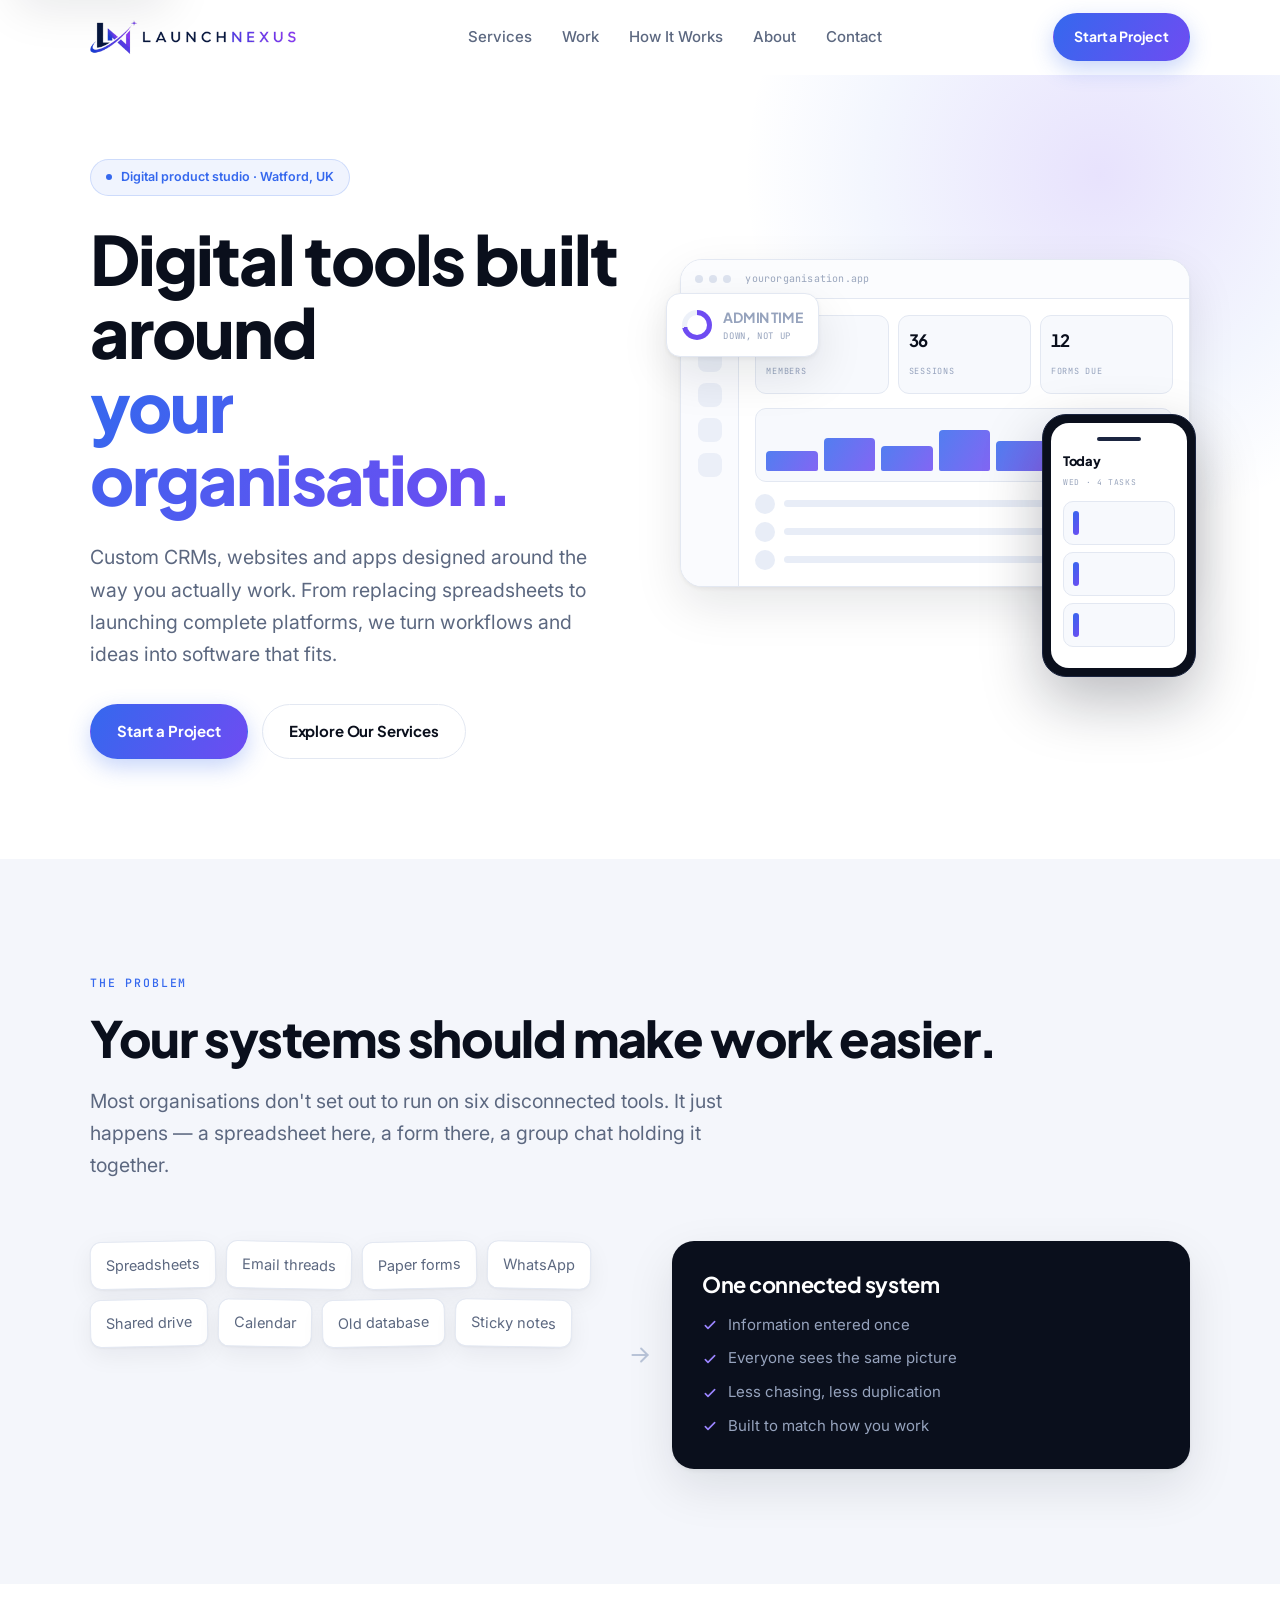
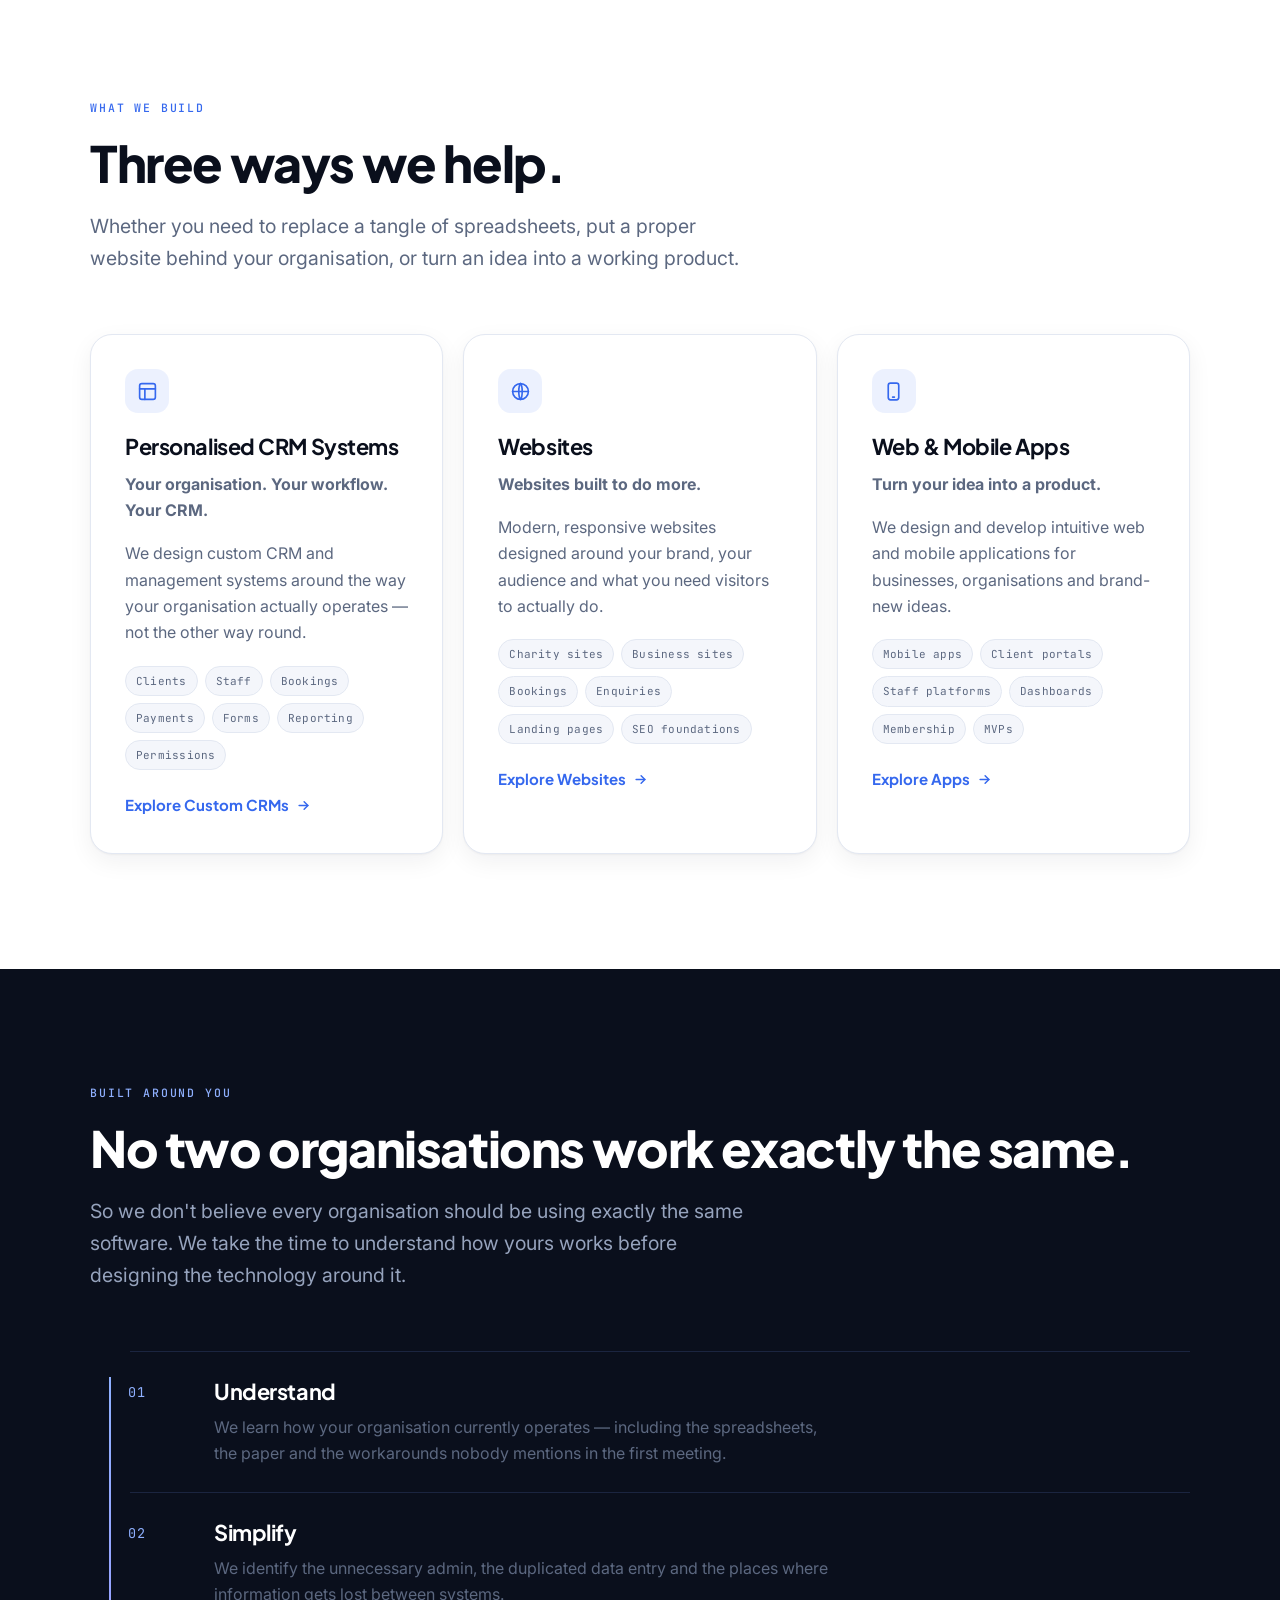
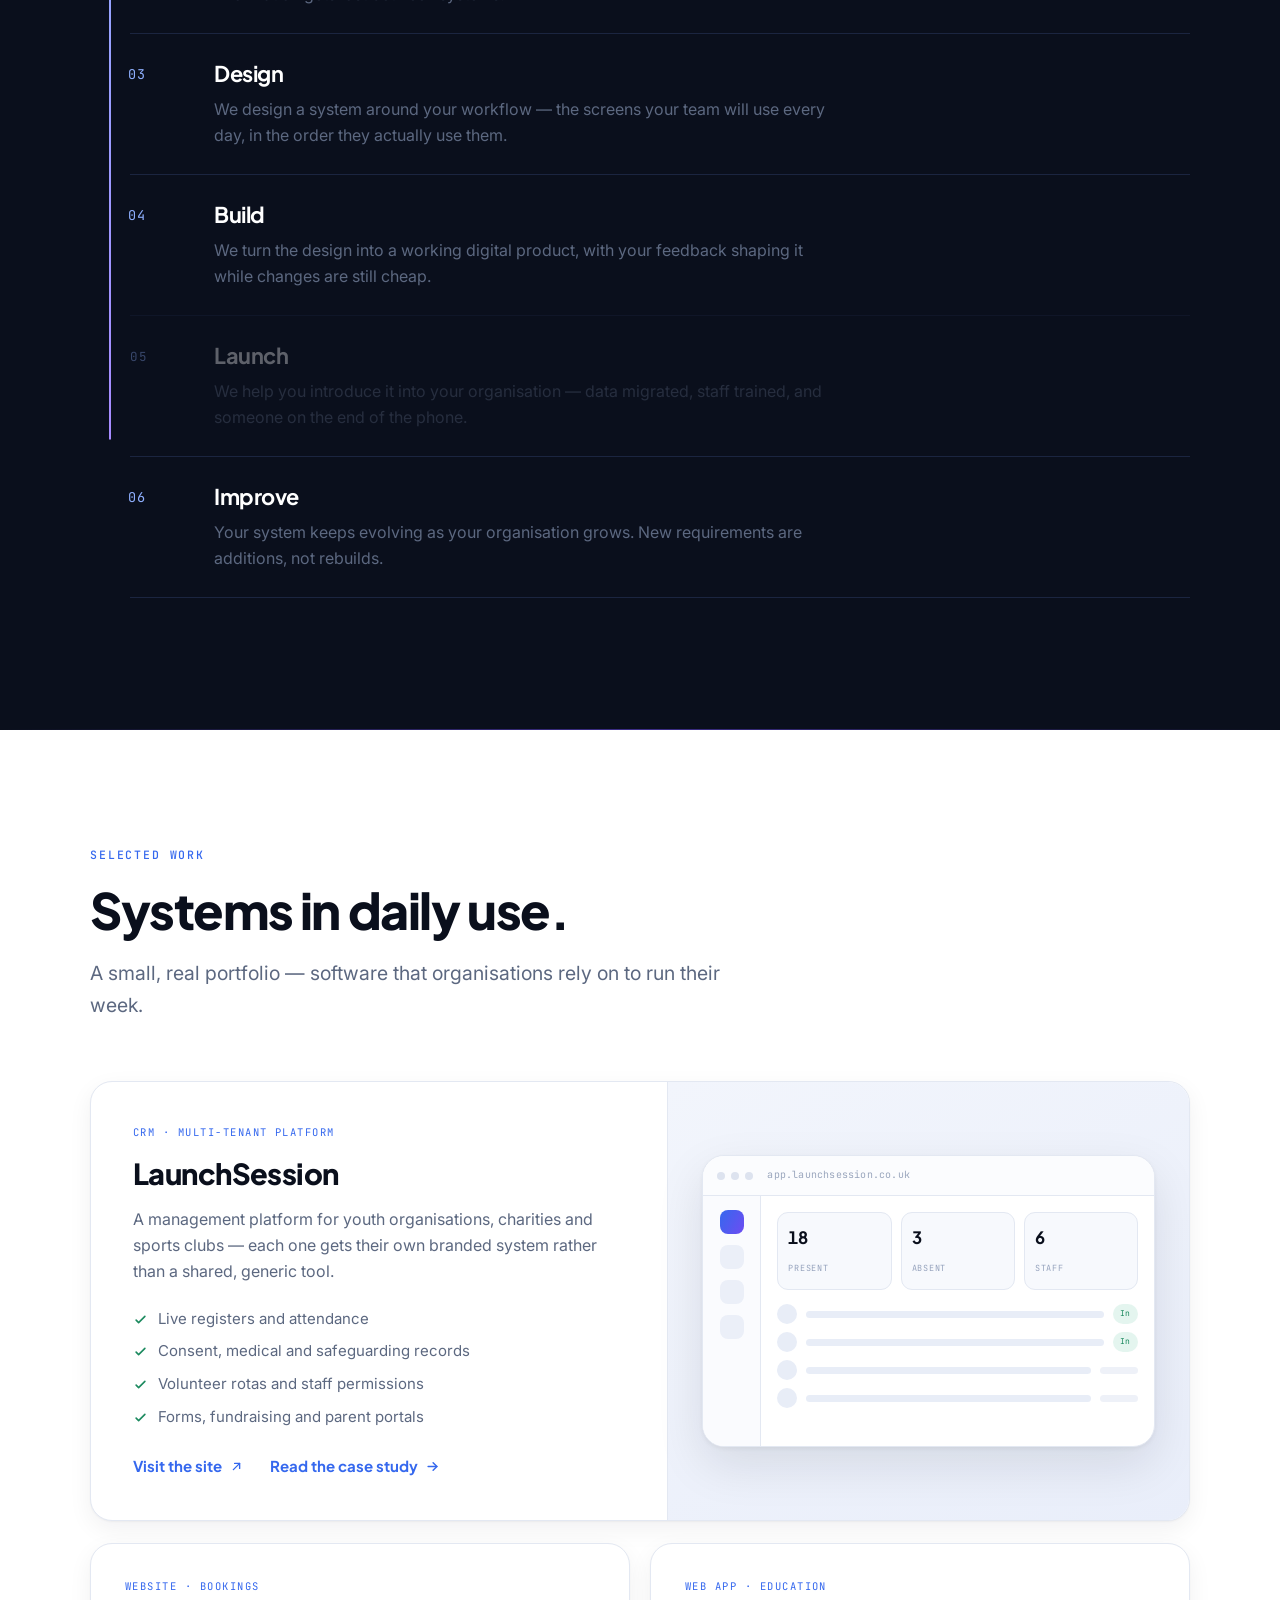
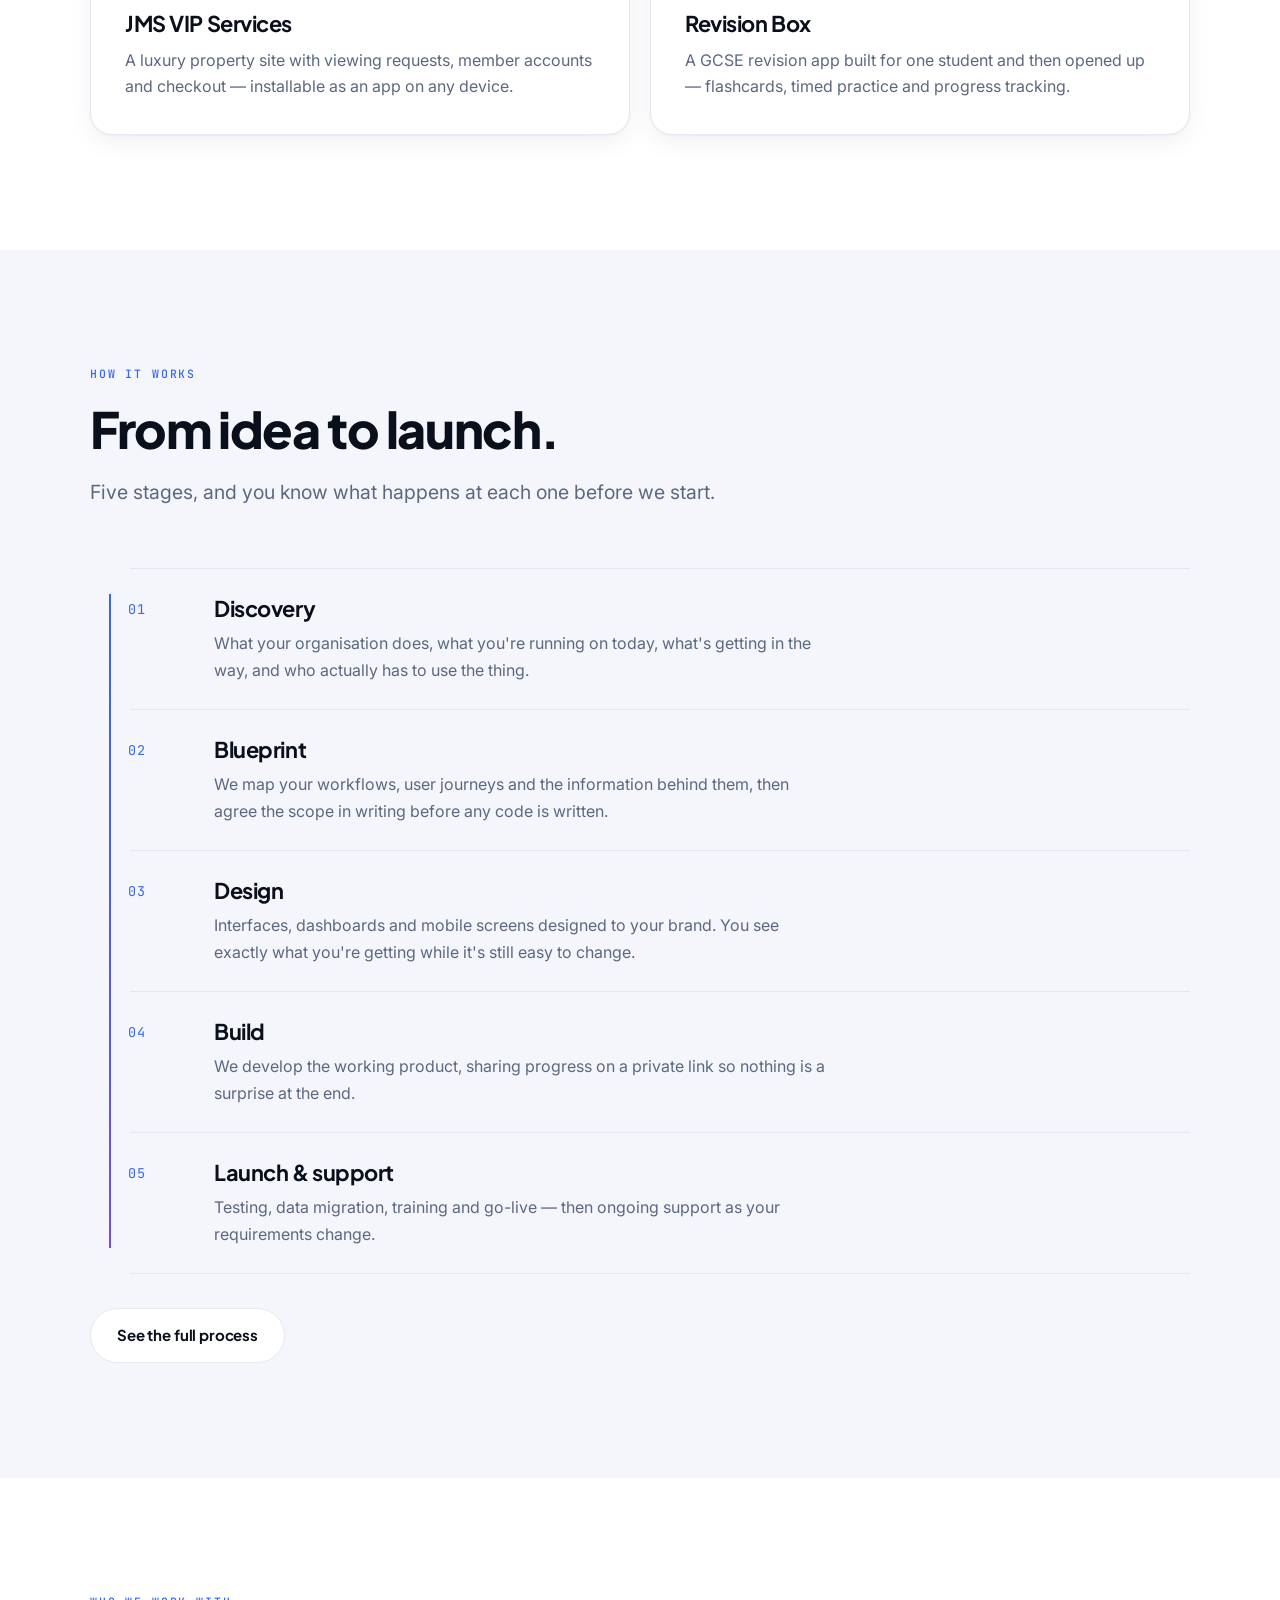
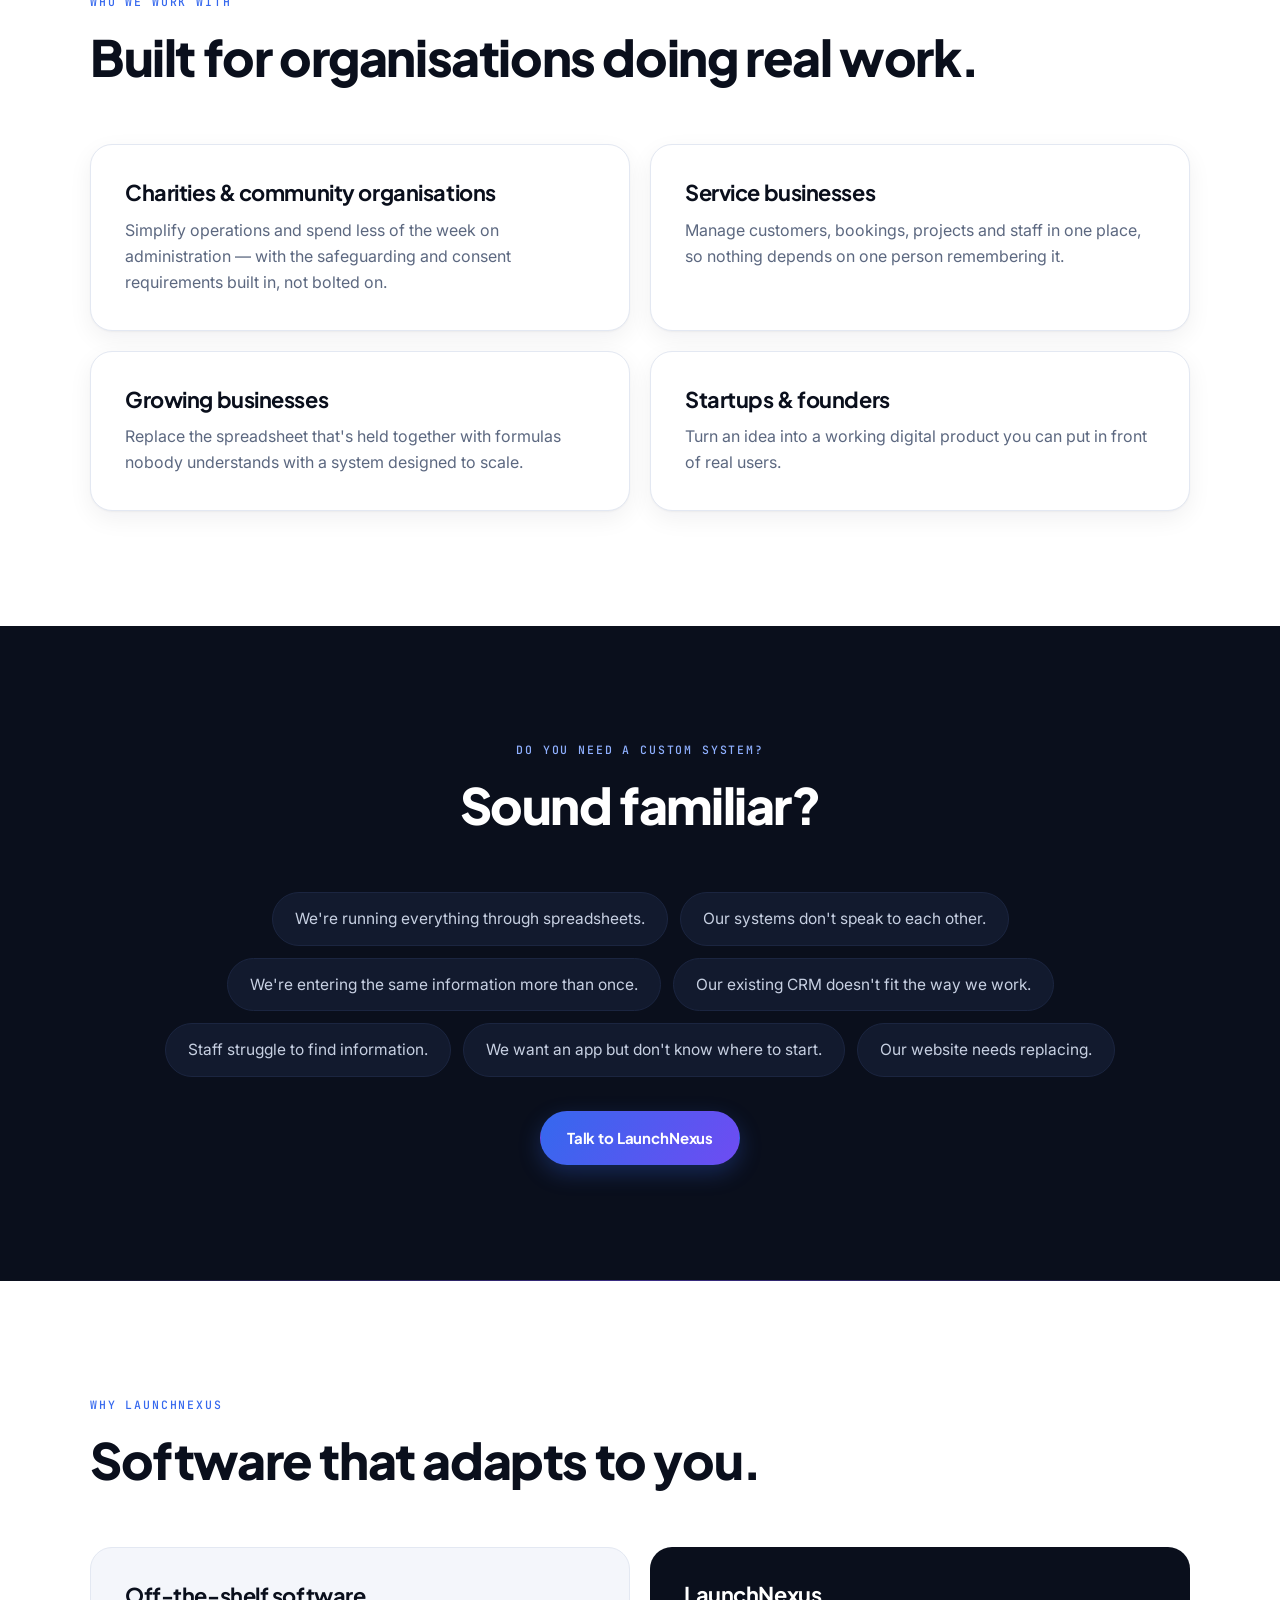
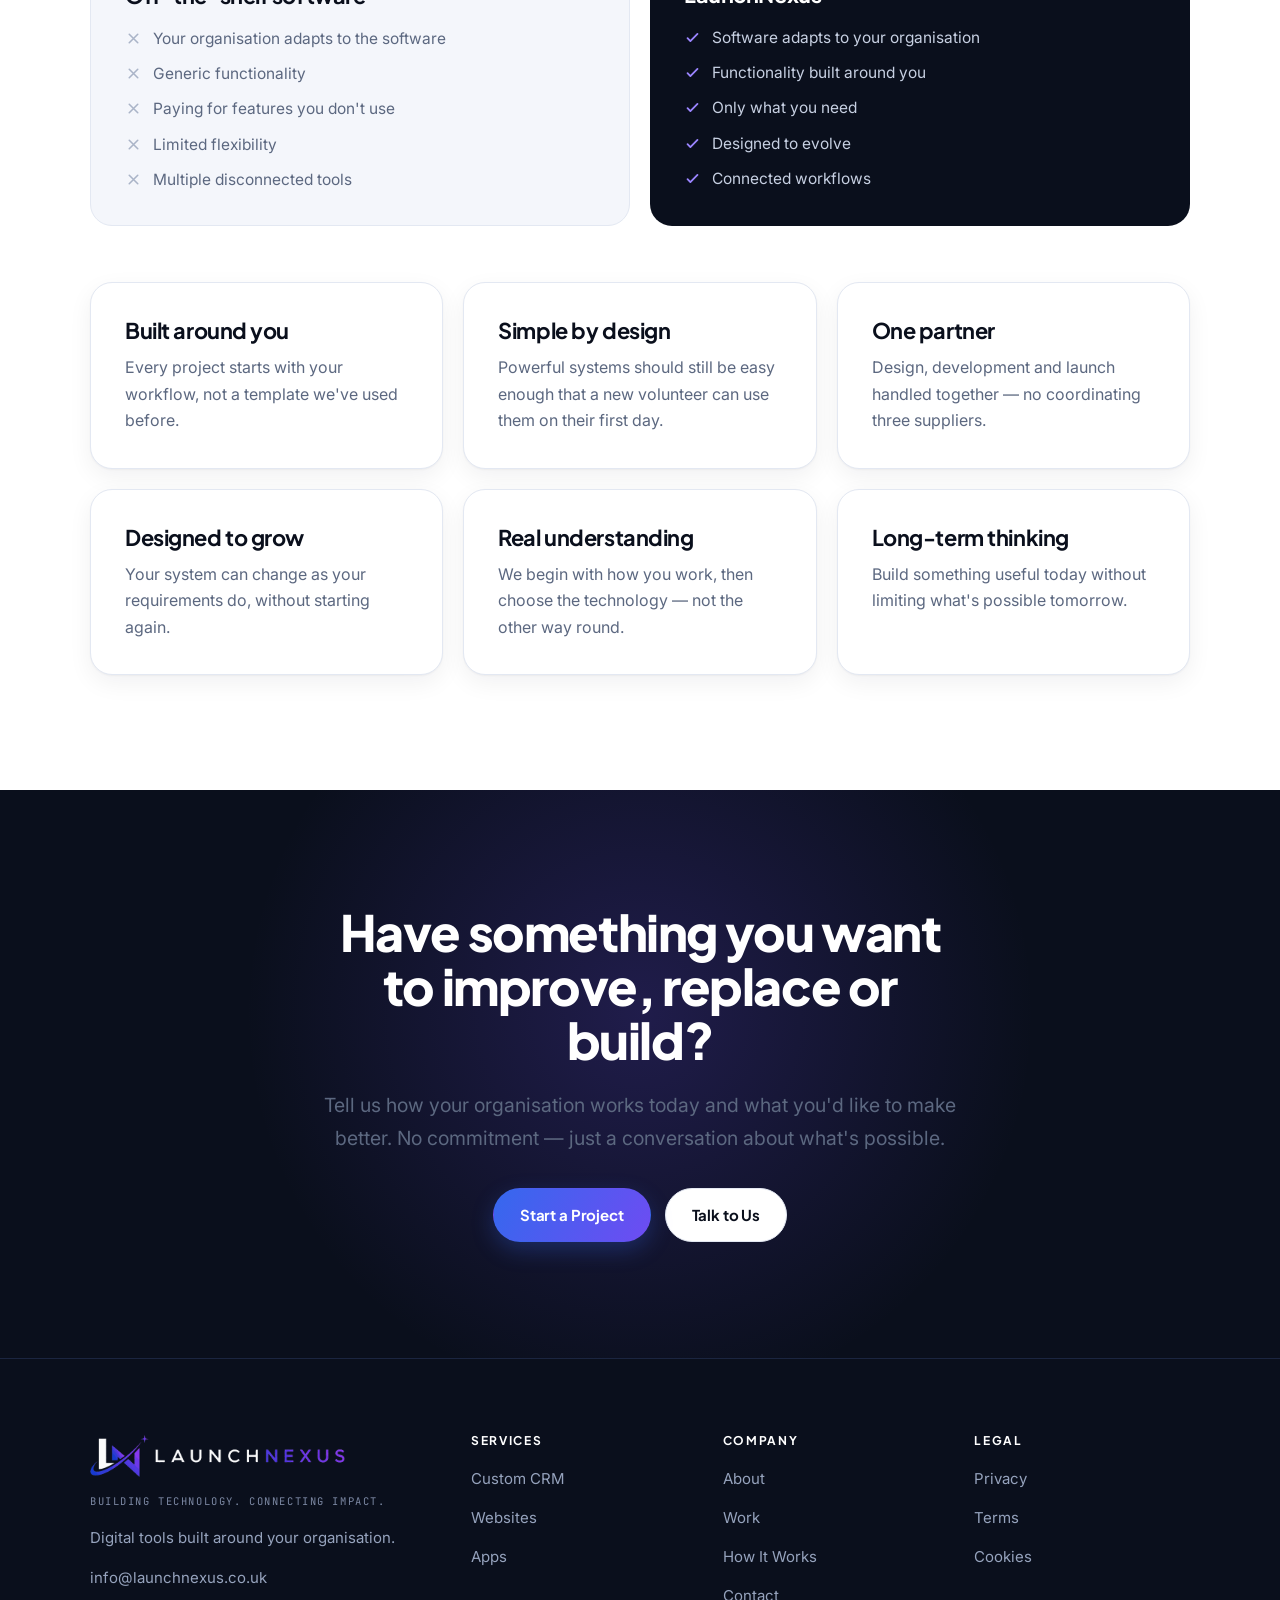
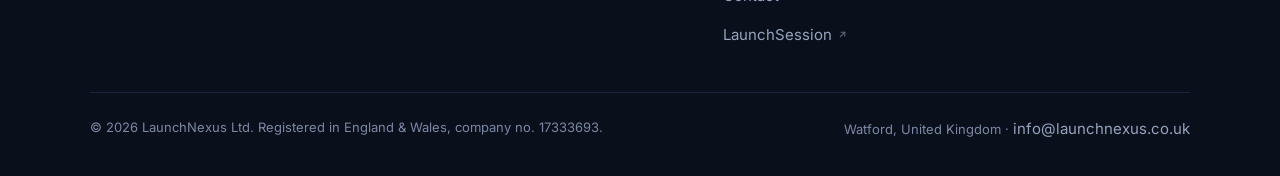
<file: index.html>
<!DOCTYPE html>
<html lang="en-GB">
<head>
<meta charset="utf-8">
<meta name="viewport" content="width=device-width, initial-scale=1">
<title>LaunchNexus | Custom CRM, Websites &amp; App Development</title>
<meta name="description" content="LaunchNexus builds personalised CRM systems, websites and apps designed around the way your organisation works.">
<link rel="canonical" href="https://launchnexus.co.uk/">
<meta property="og:title" content="LaunchNexus | Custom CRM, Websites &amp; App Development">
<meta property="og:description" content="Digital tools built around your organisation. Custom CRMs, websites and apps designed around the way you actually work.">
<meta property="og:type" content="website">
<meta property="og:url" content="https://launchnexus.co.uk/">
<meta name="theme-color" content="#0A0F1C">
<link rel="icon" href="assets/favicon.ico" sizes="any">
<link rel="icon" type="image/png" sizes="32x32" href="assets/favicon-32.png">
<link rel="icon" type="image/png" sizes="192x192" href="assets/favicon-192.png">
<link rel="apple-touch-icon" href="assets/apple-touch-icon.png">
<meta property="og:image" content="https://launchnexus.co.uk/assets/og-image.jpg">
<meta name="twitter:card" content="summary_large_image">
<link rel="preconnect" href="https://fonts.googleapis.com">
<link rel="preconnect" href="https://fonts.gstatic.com" crossorigin>
<link href="https://fonts.googleapis.com/css2?family=Plus+Jakarta+Sans:wght@700;800&family=Inter:wght@400;500;600&family=JetBrains+Mono:wght@400;500&display=swap" rel="stylesheet">
<link rel="stylesheet" href="assets/site.css?v=bc9fc6aacd">
<script type="application/ld+json">
{"@context":"https://schema.org","@type":"ProfessionalService","name":"LaunchNexus","legalName":"LaunchNexus Ltd","url":"https://launchnexus.co.uk/","email":"info@launchnexus.co.uk","description":"Digital product studio building personalised CRM systems, websites and apps for organisations and businesses.","areaServed":"GB","address":{"@type":"PostalAddress","addressLocality":"Watford","addressCountry":"GB"},"areaServed":"GB"}
</script>
</head>
<body>

<a class="skip-link" href="#main">Skip to content</a>

<header class="site-header">
  <div class="wrap nav">
    <a class="brand" href="index.html"><img src="assets/logo-lockup.png" alt="LaunchNexus" width="376" height="112"></a>
    <nav class="nav-links" aria-label="Primary">
      <a href="services.html">Services</a>
      <a href="work.html">Work</a>
      <a href="how-it-works.html">How It Works</a>
      <a href="about.html">About</a>
      <a href="contact.html">Contact</a>
    </nav>
    <div class="nav-cta">
      <a class="btn btn--primary" href="contact.html">Start a Project</a>
      <button class="nav-toggle" type="button" aria-expanded="false" aria-controls="drawer" aria-label="Menu"><span></span></button>
    </div>
  </div>
</header>

<nav class="drawer" id="drawer" aria-label="Mobile">
  <a href="services.html">Services</a>
  <a href="work.html">Work</a>
  <a href="how-it-works.html">How It Works</a>
  <a href="about.html">About</a>
  <a href="contact.html">Contact</a>
  <a class="btn btn--primary" href="contact.html">Start a Project</a>
</nav>

<main id="main">

<!-- ============ HERO ============ -->
<section class="hero">
  <div class="wrap hero-grid">
    <div>
      <span class="pill rise"><i></i> Digital product studio · Watford, UK</span>
      <h1 class="rise">Digital tools built around <em>your organisation.</em></h1>
      <p class="lede rise">Custom CRMs, websites and apps designed around the way you actually work. From replacing spreadsheets to launching complete platforms, we turn workflows and ideas into software that fits.</p>
      <div class="btn-row rise">
        <a class="btn btn--primary" href="contact.html">Start a Project</a>
        <a class="btn btn--ghost" href="services.html">Explore Our Services</a>
      </div>
    </div>

    <!-- Product mockups: pure CSS/SVG, no images to load -->
    <div class="stage rise" aria-hidden="true">
      <div class="mock float">
        <div class="mock-bar"><i class="dot"></i><i class="dot"></i><i class="dot"></i><span class="url">yourorganisation.app</span></div>
        <div class="dash">
          <div class="dash-side"><i class="on"></i><i></i><i></i><i></i><i></i></div>
          <div class="dash-main">
            <div class="kpis">
              <div class="kpi"><b>248</b><span>Members</span></div>
              <div class="kpi"><b>36</b><span>Sessions</span></div>
              <div class="kpi"><b>12</b><span>Forms due</span></div>
            </div>
            <div class="chart">
              <i style="height:38%;animation-delay:.05s"></i><i style="height:62%;animation-delay:.12s"></i>
              <i style="height:47%;animation-delay:.19s"></i><i style="height:78%;animation-delay:.26s"></i>
              <i style="height:56%;animation-delay:.33s"></i><i style="height:88%;animation-delay:.4s"></i>
              <i style="height:70%;animation-delay:.47s"></i>
            </div>
            <div class="rows">
              <div class="row"><span class="av"></span><span class="l1"></span><span class="st">Paid</span></div>
              <div class="row"><span class="av"></span><span class="l1"></span><span class="l2"></span></div>
              <div class="row"><span class="av"></span><span class="l1"></span><span class="l2"></span></div>
            </div>
          </div>
        </div>
      </div>

      <div class="chip float-2">
        <span class="ring"></span>
        <span><b>Admin time</b><span>Down, not up</span></span>
      </div>

      <div class="phone float-2">
        <div class="phone-screen">
          <div class="notch"></div>
          <p class="mock-title">Today</p>
          <div class="sub">Wed · 4 tasks</div>
          <div class="mini"><span class="b"></span><span><span class="t1"></span><span class="t2"></span></span></div>
          <div class="mini"><span class="b"></span><span><span class="t1"></span><span class="t2"></span></span></div>
          <div class="mini"><span class="b"></span><span><span class="t1"></span><span class="t2"></span></span></div>
        </div>
      </div>
    </div>
  </div>
</section>

<!-- ============ PROBLEM ============ -->
<section class="section section--mist">
  <div class="wrap">
    <div class="head rise">
      <span class="eyebrow">The problem</span>
      <h2>Your systems should make work easier.</h2>
      <p class="lede">Most organisations don't set out to run on six disconnected tools. It just happens — a spreadsheet here, a form there, a group chat holding it together.</p>
    </div>

    <div class="split rise">
      <div class="scatter">
        <span>Spreadsheets</span><span>Email threads</span><span>Paper forms</span>
        <span>WhatsApp</span><span>Shared drive</span><span>Calendar</span>
        <span>Old database</span><span>Sticky notes</span>
      </div>
      <div class="arrow">
        <svg viewBox="0 0 24 24" fill="none" stroke="currentColor" stroke-width="1.8" stroke-linecap="round" stroke-linejoin="round"><path d="M5 12h14"/><path d="m13 6 6 6-6 6"/></svg>
      </div>
      <div class="unified">
        <h3>One connected system</h3>
        <ul>
          <li><svg viewBox="0 0 24 24" fill="none" stroke="currentColor" stroke-width="2.4" stroke-linecap="round" stroke-linejoin="round"><path d="m5 13 4 4L19 7"/></svg> Information entered once</li>
          <li><svg viewBox="0 0 24 24" fill="none" stroke="currentColor" stroke-width="2.4" stroke-linecap="round" stroke-linejoin="round"><path d="m5 13 4 4L19 7"/></svg> Everyone sees the same picture</li>
          <li><svg viewBox="0 0 24 24" fill="none" stroke="currentColor" stroke-width="2.4" stroke-linecap="round" stroke-linejoin="round"><path d="m5 13 4 4L19 7"/></svg> Less chasing, less duplication</li>
          <li><svg viewBox="0 0 24 24" fill="none" stroke="currentColor" stroke-width="2.4" stroke-linecap="round" stroke-linejoin="round"><path d="m5 13 4 4L19 7"/></svg> Built to match how you work</li>
        </ul>
      </div>
    </div>
  </div>
</section>

<!-- ============ SERVICES ============ -->
<section class="section" id="services">
  <div class="wrap">
    <div class="head rise">
      <span class="eyebrow">What we build</span>
      <h2>Three ways we help.</h2>
      <p class="lede">Whether you need to replace a tangle of spreadsheets, put a proper website behind your organisation, or turn an idea into a working product.</p>
    </div>

    <div class="grid grid-3">
      <article class="card card--hover rise">
        <span class="icon" aria-hidden="true">
          <svg viewBox="0 0 24 24" fill="none" stroke="currentColor" stroke-width="1.9" stroke-linecap="round" stroke-linejoin="round"><rect x="3" y="3" width="18" height="18" rx="2.5"/><path d="M3 9h18M9 9v12"/></svg>
        </span>
        <h3>Personalised CRM Systems</h3>
        <p><strong>Your organisation. Your workflow. Your CRM.</strong></p>
        <p>We design custom CRM and management systems around the way your organisation actually operates — not the other way round.</p>
        <div class="taglist">
          <span class="tag">Clients</span><span class="tag">Staff</span><span class="tag">Bookings</span>
          <span class="tag">Payments</span><span class="tag">Forms</span><span class="tag">Reporting</span>
          <span class="tag">Permissions</span>
        </div>
        <p style="margin-top:22px"><a class="link-arrow" href="services-crm.html">Explore Custom CRMs <svg width="15" height="15" viewBox="0 0 24 24" fill="none" stroke="currentColor" stroke-width="2.4" stroke-linecap="round" stroke-linejoin="round"><path d="M5 12h14"/><path d="m13 6 6 6-6 6"/></svg></a></p>
      </article>

      <article class="card card--hover rise">
        <span class="icon" aria-hidden="true">
          <svg viewBox="0 0 24 24" fill="none" stroke="currentColor" stroke-width="1.9" stroke-linecap="round" stroke-linejoin="round"><circle cx="12" cy="12" r="9"/><path d="M3 12h18M12 3c2.6 2.9 2.6 15.1 0 18M12 3c-2.6 2.9-2.6 15.1 0 18"/></svg>
        </span>
        <h3>Websites</h3>
        <p><strong>Websites built to do more.</strong></p>
        <p>Modern, responsive websites designed around your brand, your audience and what you need visitors to actually do.</p>
        <div class="taglist">
          <span class="tag">Charity sites</span><span class="tag">Business sites</span><span class="tag">Bookings</span>
          <span class="tag">Enquiries</span><span class="tag">Landing pages</span><span class="tag">SEO foundations</span>
        </div>
        <p style="margin-top:22px"><a class="link-arrow" href="services-websites.html">Explore Websites <svg width="15" height="15" viewBox="0 0 24 24" fill="none" stroke="currentColor" stroke-width="2.4" stroke-linecap="round" stroke-linejoin="round"><path d="M5 12h14"/><path d="m13 6 6 6-6 6"/></svg></a></p>
      </article>

      <article class="card card--hover rise">
        <span class="icon" aria-hidden="true">
          <svg viewBox="0 0 24 24" fill="none" stroke="currentColor" stroke-width="1.9" stroke-linecap="round" stroke-linejoin="round"><rect x="6" y="2.5" width="12" height="19" rx="2.6"/><path d="M11 18.5h2"/></svg>
        </span>
        <h3>Web &amp; Mobile Apps</h3>
        <p><strong>Turn your idea into a product.</strong></p>
        <p>We design and develop intuitive web and mobile applications for businesses, organisations and brand-new ideas.</p>
        <div class="taglist">
          <span class="tag">Mobile apps</span><span class="tag">Client portals</span><span class="tag">Staff platforms</span>
          <span class="tag">Dashboards</span><span class="tag">Membership</span><span class="tag">MVPs</span>
        </div>
        <p style="margin-top:22px"><a class="link-arrow" href="services-apps.html">Explore Apps <svg width="15" height="15" viewBox="0 0 24 24" fill="none" stroke="currentColor" stroke-width="2.4" stroke-linecap="round" stroke-linejoin="round"><path d="M5 12h14"/><path d="m13 6 6 6-6 6"/></svg></a></p>
      </article>
    </div>
  </div>
</section>

<!-- ============ BUILT AROUND YOU ============ -->
<section class="section section--ink">
  <div class="wrap">
    <div class="head rise">
      <span class="eyebrow">Built around you</span>
      <h2>No two organisations work exactly the same.</h2>
      <p class="lede">So we don't believe every organisation should be using exactly the same software. We take the time to understand how yours works before designing the technology around it.</p>
    </div>

    <ol class="steps rise">
      <li class="step"><div><h3>Understand</h3><p>We learn how your organisation currently operates — including the spreadsheets, the paper and the workarounds nobody mentions in the first meeting.</p></div></li>
      <li class="step"><div><h3>Simplify</h3><p>We identify the unnecessary admin, the duplicated data entry and the places where information gets lost between systems.</p></div></li>
      <li class="step"><div><h3>Design</h3><p>We design a system around your workflow — the screens your team will use every day, in the order they actually use them.</p></div></li>
      <li class="step"><div><h3>Build</h3><p>We turn the design into a working digital product, with your feedback shaping it while changes are still cheap.</p></div></li>
      <li class="step"><div><h3>Launch</h3><p>We help you introduce it into your organisation — data migrated, staff trained, and someone on the end of the phone.</p></div></li>
      <li class="step"><div><h3>Improve</h3><p>Your system keeps evolving as your organisation grows. New requirements are additions, not rebuilds.</p></div></li>
    </ol>
  </div>
</section>

<!-- ============ SELECTED WORK ============ -->
<section class="section">
  <div class="wrap">
    <div class="head rise">
      <span class="eyebrow">Selected work</span>
      <h2>Systems in daily use.</h2>
      <p class="lede">A small, real portfolio — software that organisations rely on to run their week.</p>
    </div>

    <div class="grid" style="gap:22px">
      <article class="card work-card rise">
        <div class="work-body">
          <span class="kind">CRM · Multi-tenant platform</span>
          <h3>LaunchSession</h3>
          <p style="margin-top:14px;color:var(--muted)">A management platform for youth organisations, charities and sports clubs — each one gets their own branded system rather than a shared, generic tool.</p>
          <ul class="built">
            <li><svg viewBox="0 0 24 24" fill="none" stroke="currentColor" stroke-width="2.6" stroke-linecap="round" stroke-linejoin="round"><path d="m5 13 4 4L19 7"/></svg> Live registers and attendance</li>
            <li><svg viewBox="0 0 24 24" fill="none" stroke="currentColor" stroke-width="2.6" stroke-linecap="round" stroke-linejoin="round"><path d="m5 13 4 4L19 7"/></svg> Consent, medical and safeguarding records</li>
            <li><svg viewBox="0 0 24 24" fill="none" stroke="currentColor" stroke-width="2.6" stroke-linecap="round" stroke-linejoin="round"><path d="m5 13 4 4L19 7"/></svg> Volunteer rotas and staff permissions</li>
            <li><svg viewBox="0 0 24 24" fill="none" stroke="currentColor" stroke-width="2.6" stroke-linecap="round" stroke-linejoin="round"><path d="m5 13 4 4L19 7"/></svg> Forms, fundraising and parent portals</li>
          </ul>
          <p style="margin-top:24px;display:flex;flex-wrap:wrap;gap:10px 26px"><a class="link-arrow is-ext" href="https://launchsession.co.uk" target="_blank" rel="noopener">Visit the site <svg width="15" height="15" viewBox="0 0 24 24" fill="none" stroke="currentColor" stroke-width="2.2" stroke-linecap="round" stroke-linejoin="round" aria-hidden="true"><path d="M7 17 17 7"/><path d="M9 7h8v8"/></svg><span class="sr-only"> (opens in a new tab)</span></a><a class="link-arrow" href="work.html">Read the case study <svg width="15" height="15" viewBox="0 0 24 24" fill="none" stroke="currentColor" stroke-width="2.4" stroke-linecap="round" stroke-linejoin="round"><path d="M5 12h14"/><path d="m13 6 6 6-6 6"/></svg></a></p>
        </div>
        <div class="work-visual" aria-hidden="true">
          <div class="mock" style="width:100%">
            <div class="mock-bar"><i class="dot"></i><i class="dot"></i><i class="dot"></i><span class="url">app.launchsession.co.uk</span></div>
            <div class="dash">
              <div class="dash-side"><i class="on"></i><i></i><i></i><i></i></div>
              <div class="dash-main">
                <div class="kpis">
                  <div class="kpi"><b>18</b><span>Present</span></div>
                  <div class="kpi"><b>3</b><span>Absent</span></div>
                  <div class="kpi"><b>6</b><span>Staff</span></div>
                </div>
                <div class="rows">
                  <div class="row"><span class="av"></span><span class="l1"></span><span class="st">In</span></div>
                  <div class="row"><span class="av"></span><span class="l1"></span><span class="st">In</span></div>
                  <div class="row"><span class="av"></span><span class="l1"></span><span class="l2"></span></div>
                  <div class="row"><span class="av"></span><span class="l1"></span><span class="l2"></span></div>
                </div>
              </div>
            </div>
          </div>
        </div>
      </article>

      <div class="grid grid-2">
        <article class="card card--hover rise">
          <span class="kind">Website · Bookings</span>
          <h3>JMS VIP Services</h3>
          <p>A luxury property site with viewing requests, member accounts and checkout — installable as an app on any device.</p>
        </article>
        <article class="card card--hover rise">
          <span class="kind">Web app · Education</span>
          <h3>Revision Box</h3>
          <p>A GCSE revision app built for one student and then opened up — flashcards, timed practice and progress tracking.</p>
        </article>
      </div>
    </div>
  </div>
</section>

<!-- ============ HOW IT WORKS ============ -->
<section class="section section--mist">
  <div class="wrap">
    <div class="head rise">
      <span class="eyebrow">How it works</span>
      <h2>From idea to launch.</h2>
      <p class="lede">Five stages, and you know what happens at each one before we start.</p>
    </div>
    <ol class="steps rise">
      <li class="step"><div><h3>Discovery</h3><p>What your organisation does, what you're running on today, what's getting in the way, and who actually has to use the thing.</p></div></li>
      <li class="step"><div><h3>Blueprint</h3><p>We map your workflows, user journeys and the information behind them, then agree the scope in writing before any code is written.</p></div></li>
      <li class="step"><div><h3>Design</h3><p>Interfaces, dashboards and mobile screens designed to your brand. You see exactly what you're getting while it's still easy to change.</p></div></li>
      <li class="step"><div><h3>Build</h3><p>We develop the working product, sharing progress on a private link so nothing is a surprise at the end.</p></div></li>
      <li class="step"><div><h3>Launch &amp; support</h3><p>Testing, data migration, training and go-live — then ongoing support as your requirements change.</p></div></li>
    </ol>
    <div class="btn-row rise"><a class="btn btn--ghost" href="how-it-works.html">See the full process</a></div>
  </div>
</section>

<!-- ============ WHO WE WORK WITH ============ -->
<section class="section">
  <div class="wrap">
    <div class="head rise">
      <span class="eyebrow">Who we work with</span>
      <h2>Built for organisations doing real work.</h2>
    </div>
    <div class="grid grid-2">
      <article class="card rise"><h3>Charities &amp; community organisations</h3><p>Simplify operations and spend less of the week on administration — with the safeguarding and consent requirements built in, not bolted on.</p></article>
      <article class="card rise"><h3>Service businesses</h3><p>Manage customers, bookings, projects and staff in one place, so nothing depends on one person remembering it.</p></article>
      <article class="card rise"><h3>Growing businesses</h3><p>Replace the spreadsheet that's held together with formulas nobody understands with a system designed to scale.</p></article>
      <article class="card rise"><h3>Startups &amp; founders</h3><p>Turn an idea into a working digital product you can put in front of real users.</p></article>
    </div>
  </div>
</section>

<!-- ============ SOUND FAMILIAR ============ -->
<section class="section section--ink">
  <div class="wrap">
    <div class="head center rise">
      <span class="eyebrow">Do you need a custom system?</span>
      <h2>Sound familiar?</h2>
    </div>
    <div class="familiar rise">
      <span>We're running everything through spreadsheets.</span>
      <span>Our systems don't speak to each other.</span>
      <span>We're entering the same information more than once.</span>
      <span>Our existing CRM doesn't fit the way we work.</span>
      <span>Staff struggle to find information.</span>
      <span>We want an app but don't know where to start.</span>
      <span>Our website needs replacing.</span>
    </div>
    <div class="btn-row rise" style="justify-content:center">
      <a class="btn btn--primary" href="contact.html">Talk to LaunchNexus</a>
    </div>
  </div>
</section>

<!-- ============ WHY / COMPARISON ============ -->
<section class="section">
  <div class="wrap">
    <div class="head rise">
      <span class="eyebrow">Why LaunchNexus</span>
      <h2>Software that adapts to you.</h2>
    </div>

    <div class="compare rise" style="margin-bottom:clamp(36px,5vw,56px)">
      <div class="col-off">
        <h3>Off-the-shelf software</h3>
        <ul>
          <li><svg viewBox="0 0 24 24" fill="none" stroke="currentColor" stroke-width="2.2" stroke-linecap="round"><path d="M6 6l12 12M18 6 6 18"/></svg> Your organisation adapts to the software</li>
          <li><svg viewBox="0 0 24 24" fill="none" stroke="currentColor" stroke-width="2.2" stroke-linecap="round"><path d="M6 6l12 12M18 6 6 18"/></svg> Generic functionality</li>
          <li><svg viewBox="0 0 24 24" fill="none" stroke="currentColor" stroke-width="2.2" stroke-linecap="round"><path d="M6 6l12 12M18 6 6 18"/></svg> Paying for features you don't use</li>
          <li><svg viewBox="0 0 24 24" fill="none" stroke="currentColor" stroke-width="2.2" stroke-linecap="round"><path d="M6 6l12 12M18 6 6 18"/></svg> Limited flexibility</li>
          <li><svg viewBox="0 0 24 24" fill="none" stroke="currentColor" stroke-width="2.2" stroke-linecap="round"><path d="M6 6l12 12M18 6 6 18"/></svg> Multiple disconnected tools</li>
        </ul>
      </div>
      <div class="col-lnx">
        <h3>LaunchNexus</h3>
        <ul>
          <li><svg viewBox="0 0 24 24" fill="none" stroke="currentColor" stroke-width="2.6" stroke-linecap="round" stroke-linejoin="round"><path d="m5 13 4 4L19 7"/></svg> Software adapts to your organisation</li>
          <li><svg viewBox="0 0 24 24" fill="none" stroke="currentColor" stroke-width="2.6" stroke-linecap="round" stroke-linejoin="round"><path d="m5 13 4 4L19 7"/></svg> Functionality built around you</li>
          <li><svg viewBox="0 0 24 24" fill="none" stroke="currentColor" stroke-width="2.6" stroke-linecap="round" stroke-linejoin="round"><path d="m5 13 4 4L19 7"/></svg> Only what you need</li>
          <li><svg viewBox="0 0 24 24" fill="none" stroke="currentColor" stroke-width="2.6" stroke-linecap="round" stroke-linejoin="round"><path d="m5 13 4 4L19 7"/></svg> Designed to evolve</li>
          <li><svg viewBox="0 0 24 24" fill="none" stroke="currentColor" stroke-width="2.6" stroke-linecap="round" stroke-linejoin="round"><path d="m5 13 4 4L19 7"/></svg> Connected workflows</li>
        </ul>
      </div>
    </div>

    <div class="grid grid-3">
      <article class="card rise"><h3>Built around you</h3><p>Every project starts with your workflow, not a template we've used before.</p></article>
      <article class="card rise"><h3>Simple by design</h3><p>Powerful systems should still be easy enough that a new volunteer can use them on their first day.</p></article>
      <article class="card rise"><h3>One partner</h3><p>Design, development and launch handled together — no coordinating three suppliers.</p></article>
      <article class="card rise"><h3>Designed to grow</h3><p>Your system can change as your requirements do, without starting again.</p></article>
      <article class="card rise"><h3>Real understanding</h3><p>We begin with how you work, then choose the technology — not the other way round.</p></article>
      <article class="card rise"><h3>Long-term thinking</h3><p>Build something useful today without limiting what's possible tomorrow.</p></article>
    </div>
  </div>
</section>

<!-- ============ FINAL CTA ============ -->
<section class="section cta-band">
  <div class="wrap">
    <div class="rise">
      <h2 class="center" style="max-width:18ch">Have something you want to improve, replace or build?</h2>
      <p class="lede center" style="margin-top:22px">Tell us how your organisation works today and what you'd like to make better. No commitment — just a conversation about what's possible.</p>
      <div class="btn-row">
        <a class="btn btn--primary" href="contact.html">Start a Project</a>
        <a class="btn btn--ghost" href="mailto:info@launchnexus.co.uk">Talk to Us</a>
      </div>
    </div>
  </div>
</section>

</main>

<footer class="site-footer">
  <div class="wrap">
    <div class="foot-grid">
      <div>
        <a class="brand" href="index.html"><img src="assets/logo-lockup-light.png" alt="LaunchNexus" width="376" height="112"></a>
        <p class="foot-tagline">Building technology. Connecting impact.</p>
        <p style="max-width:34ch;font-size:15px">Digital tools built around your organisation.</p>
        <p style="font-size:15px;margin-top:14px"><a href="mailto:info@launchnexus.co.uk">info@launchnexus.co.uk</a></p>
      </div>
      <div>
        <h2 class="foot-h">Services</h2>
        <ul>
          <li><a href="services-crm.html">Custom CRM</a></li>
          <li><a href="services-websites.html">Websites</a></li>
          <li><a href="services-apps.html">Apps</a></li>
        </ul>
      </div>
      <div>
        <h2 class="foot-h">Company</h2>
        <ul>
          <li><a href="about.html">About</a></li>
          <li><a href="work.html">Work</a></li>
          <li><a href="how-it-works.html">How It Works</a></li>
          <li><a href="contact.html">Contact</a></li>
          <li><a href="https://launchsession.co.uk" target="_blank" rel="noopener">LaunchSession<svg class="ext" width="11" height="11" viewBox="0 0 24 24" fill="none" stroke="currentColor" stroke-width="2.2" stroke-linecap="round" stroke-linejoin="round" aria-hidden="true"><path d="M7 17 17 7"/><path d="M9 7h8v8"/></svg><span class="sr-only"> (opens in a new tab)</span></a></li>
        </ul>
      </div>
      <div>
        <h2 class="foot-h">Legal</h2>
        <ul>
          <li><a href="privacy.html">Privacy</a></li>
          <li><a href="terms.html">Terms</a></li>
          <li><a href="cookies.html">Cookies</a></li>
        </ul>
      </div>
    </div>
    <div class="foot-note">
      <p>© <span data-year>2026</span> LaunchNexus Ltd. Registered in England &amp; Wales, company no. 17333693.</p>
      <p>Watford, United Kingdom · <a href="mailto:info@launchnexus.co.uk">info@launchnexus.co.uk</a></p>
    </div>
  </div>
</footer>

<script src="assets/site.js?v=bc9fc6aacd" defer></script>
</body>
</html>
</file>
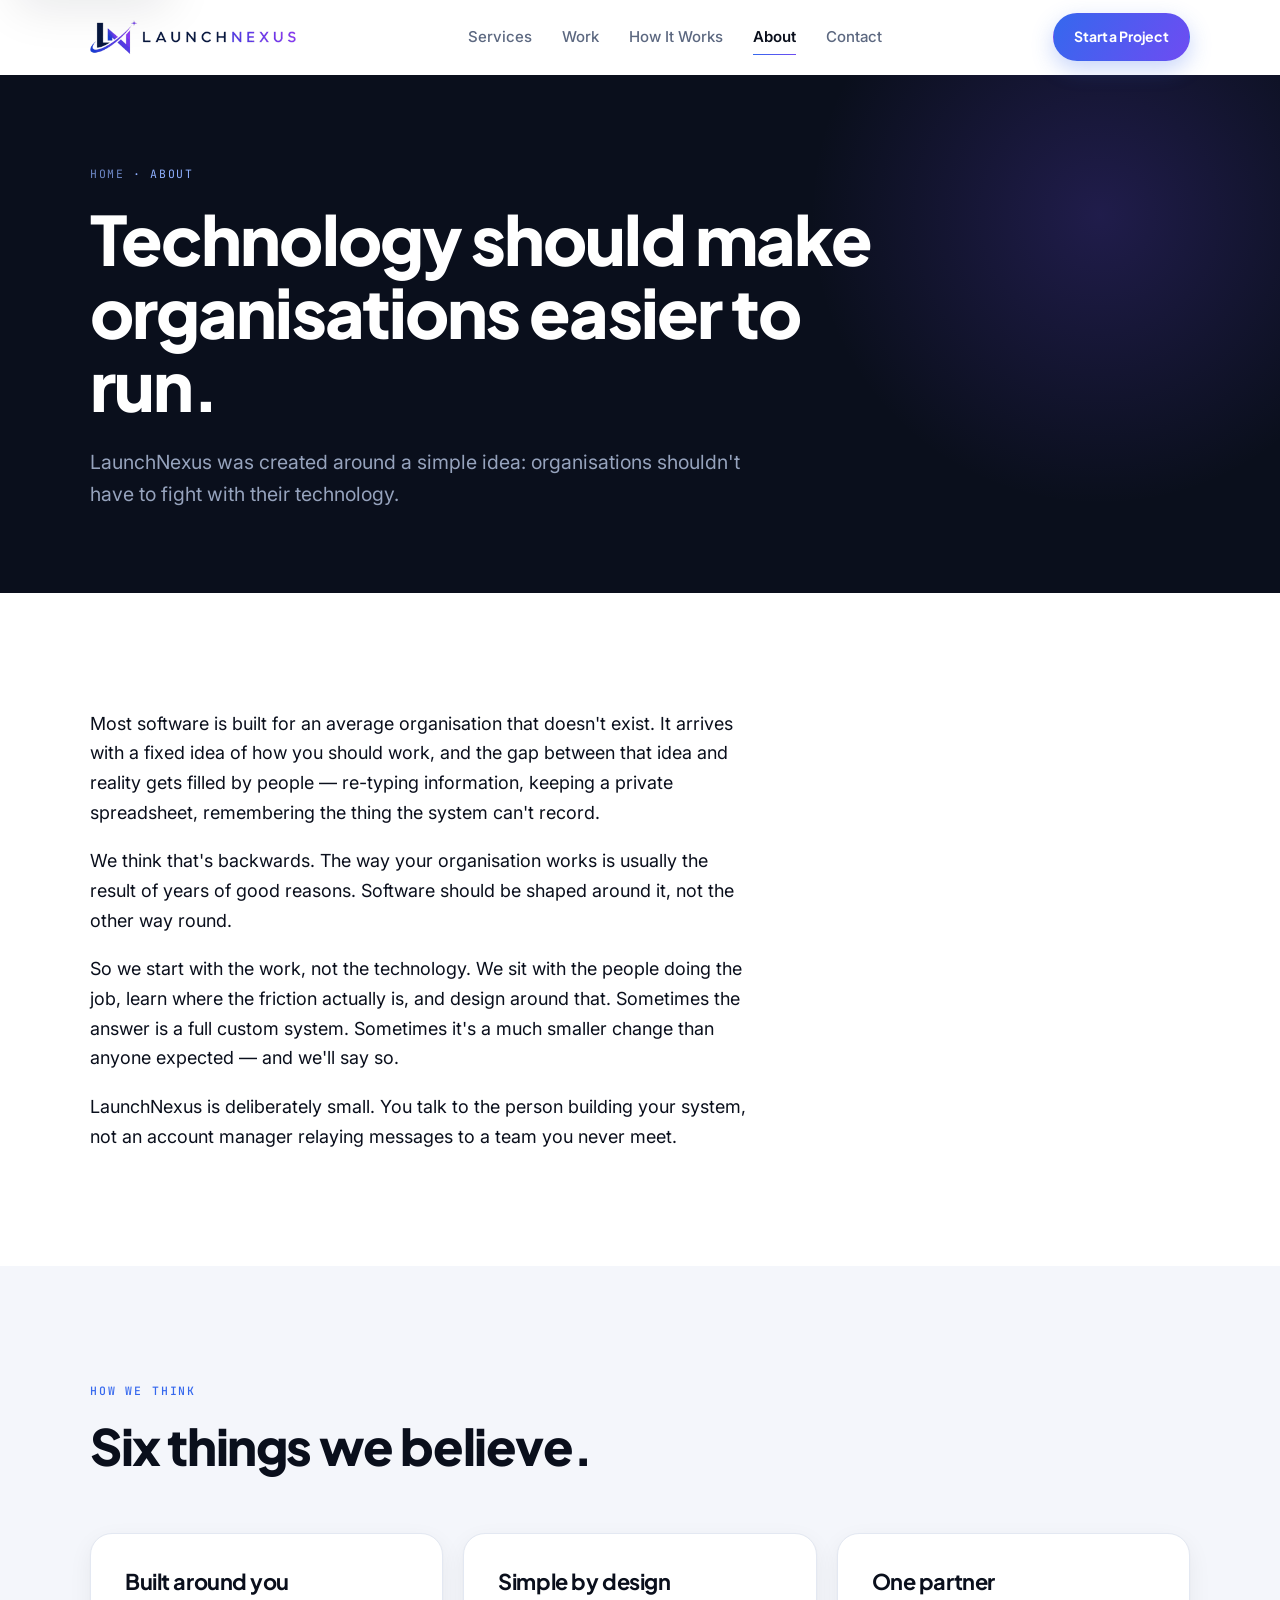
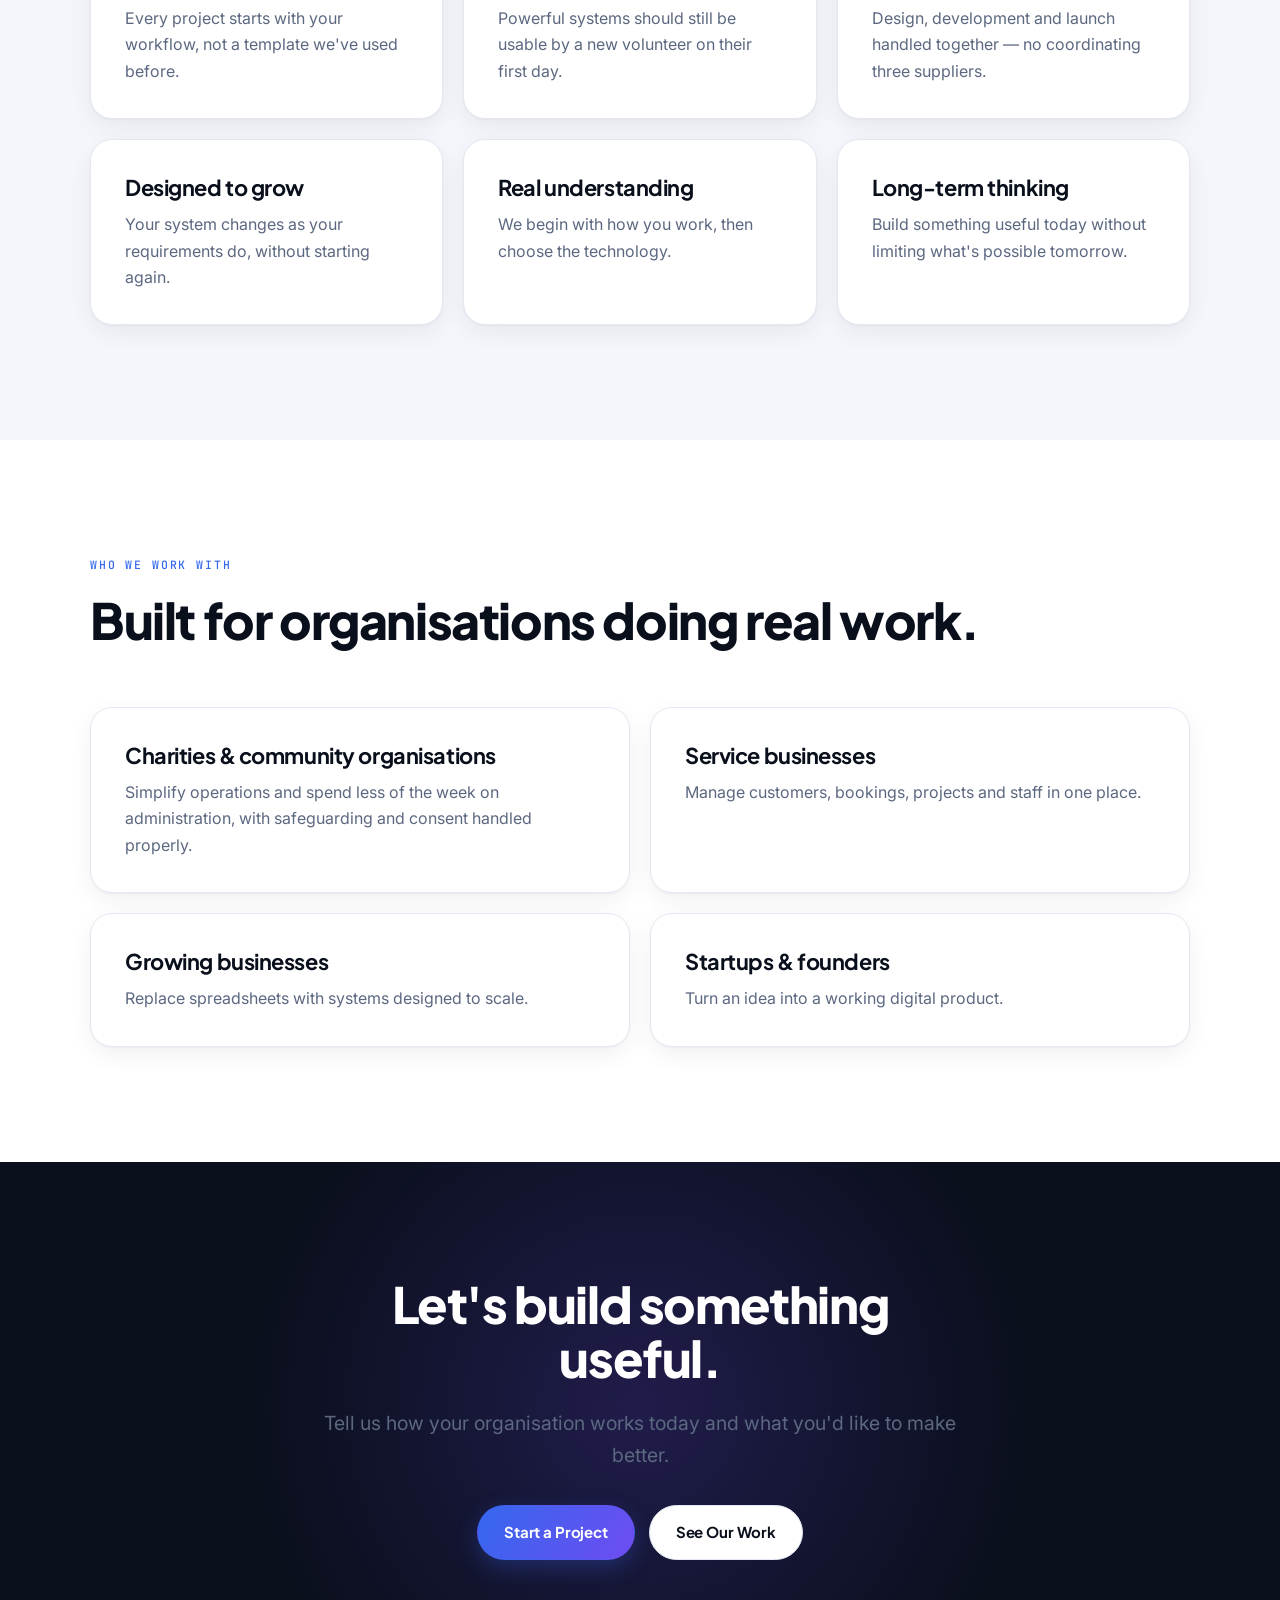
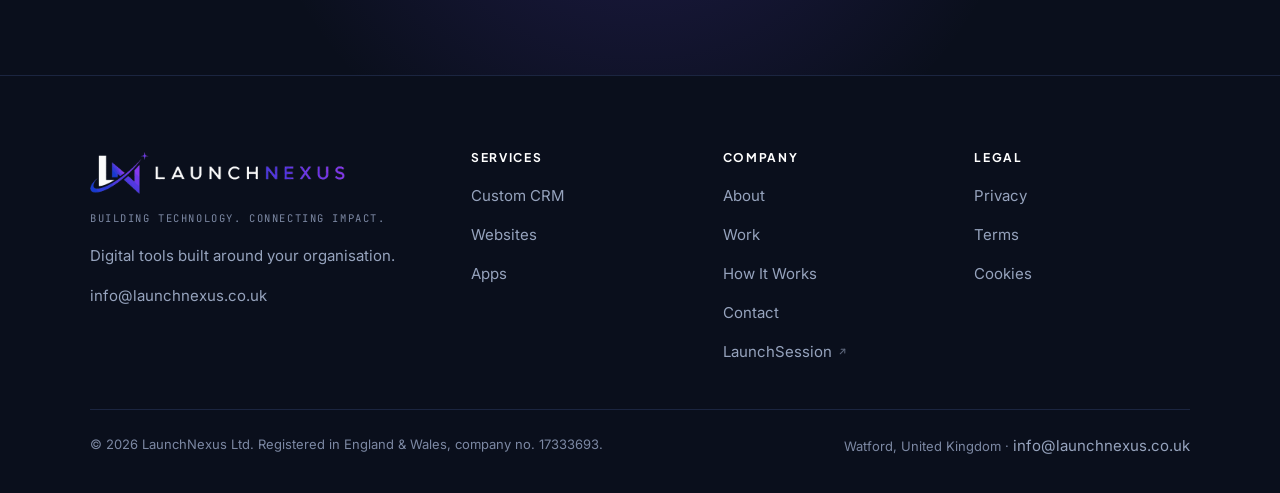
<file: about.html>
<!DOCTYPE html>
<html lang="en-GB">
<head>
<meta charset="utf-8">
<meta name="viewport" content="width=device-width, initial-scale=1">
<title>About | LaunchNexus</title>
<meta name="description" content="LaunchNexus builds digital tools around the way organisations actually work.">
<link rel="canonical" href="https://launchnexus.co.uk/about.html">
<meta property="og:title" content="About | LaunchNexus">
<meta property="og:description" content="LaunchNexus builds digital tools around the way organisations actually work.">
<meta property="og:type" content="website">
<meta property="og:url" content="https://launchnexus.co.uk/about.html">
<meta name="theme-color" content="#0A0F1C">
<link rel="icon" href="assets/favicon.ico" sizes="any">
<link rel="icon" type="image/png" sizes="32x32" href="assets/favicon-32.png">
<link rel="icon" type="image/png" sizes="192x192" href="assets/favicon-192.png">
<link rel="apple-touch-icon" href="assets/apple-touch-icon.png">
<meta property="og:image" content="https://launchnexus.co.uk/assets/og-image.jpg">
<meta name="twitter:card" content="summary_large_image">

<link rel="preconnect" href="https://fonts.googleapis.com">
<link rel="preconnect" href="https://fonts.gstatic.com" crossorigin>
<link href="https://fonts.googleapis.com/css2?family=Plus+Jakarta+Sans:wght@700;800&family=Inter:wght@400;500;600&family=JetBrains+Mono:wght@400;500&display=swap" rel="stylesheet">
<link rel="stylesheet" href="assets/site.css?v=bc9fc6aacd">
</head>
<body>

<a class="skip-link" href="#main">Skip to content</a>

<header class="site-header">
  <div class="wrap nav">
    <a class="brand" href="index.html"><img src="assets/logo-lockup.png" alt="LaunchNexus" width="376" height="112"></a>
    <nav class="nav-links" aria-label="Primary"><a href="services.html">Services</a><a href="work.html">Work</a><a href="how-it-works.html">How It Works</a><a href="about.html" aria-current="page">About</a><a href="contact.html">Contact</a></nav>
    <div class="nav-cta">
      <a class="btn btn--primary" href="contact.html">Start a Project</a>
      <button class="nav-toggle" type="button" aria-expanded="false" aria-controls="drawer" aria-label="Menu"><span></span></button>
    </div>
  </div>
</header>

<nav class="drawer" id="drawer" aria-label="Mobile"><a href="services.html">Services</a><a href="work.html">Work</a><a href="how-it-works.html">How It Works</a><a href="about.html">About</a><a href="contact.html">Contact</a><a class="btn btn--primary" href="contact.html">Start a Project</a></nav>

<main id="main">
<section class="page-hero">
  <div class="wrap">
    <span class="crumb rise"><a href="index.html">Home</a> · About</span>
    <h1 class="rise">Technology should make organisations easier to run.</h1>
    <p class="lede rise">LaunchNexus was created around a simple idea: organisations shouldn't have to fight with their technology.</p>
  </div>
</section>
<section class="section">
  <div class="wrap">
    <div class="measure rise" style="font-size:18px">
      <p>Most software is built for an average organisation that doesn't exist. It arrives with a fixed idea of how you should work, and the gap between that idea and reality gets filled by people — re-typing information, keeping a private spreadsheet, remembering the thing the system can't record.</p>
      <p>We think that's backwards. The way your organisation works is usually the result of years of good reasons. Software should be shaped around it, not the other way round.</p>
      <p>So we start with the work, not the technology. We sit with the people doing the job, learn where the friction actually is, and design around that. Sometimes the answer is a full custom system. Sometimes it's a much smaller change than anyone expected — and we'll say so.</p>
      <p>LaunchNexus is deliberately small. You talk to the person building your system, not an account manager relaying messages to a team you never meet.</p>
    </div>
  </div>
</section>

<section class="section section--mist">
  <div class="wrap">
    <div class="head rise">
      <span class="eyebrow">How we think</span>
      <h2>Six things we believe.</h2>
    </div>
    <div class="grid grid-3">
      <article class="card rise"><h3>Built around you</h3><p>Every project starts with your workflow, not a template we've used before.</p></article>
      <article class="card rise"><h3>Simple by design</h3><p>Powerful systems should still be usable by a new volunteer on their first day.</p></article>
      <article class="card rise"><h3>One partner</h3><p>Design, development and launch handled together — no coordinating three suppliers.</p></article>
      <article class="card rise"><h3>Designed to grow</h3><p>Your system changes as your requirements do, without starting again.</p></article>
      <article class="card rise"><h3>Real understanding</h3><p>We begin with how you work, then choose the technology.</p></article>
      <article class="card rise"><h3>Long-term thinking</h3><p>Build something useful today without limiting what's possible tomorrow.</p></article>
    </div>
  </div>
</section>

<section class="section">
  <div class="wrap">
    <div class="head rise">
      <span class="eyebrow">Who we work with</span>
      <h2>Built for organisations doing real work.</h2>
    </div>
    <div class="grid grid-2">
      <article class="card rise"><h3>Charities &amp; community organisations</h3><p>Simplify operations and spend less of the week on administration, with safeguarding and consent handled properly.</p></article>
      <article class="card rise"><h3>Service businesses</h3><p>Manage customers, bookings, projects and staff in one place.</p></article>
      <article class="card rise"><h3>Growing businesses</h3><p>Replace spreadsheets with systems designed to scale.</p></article>
      <article class="card rise"><h3>Startups &amp; founders</h3><p>Turn an idea into a working digital product.</p></article>
    </div>
  </div>
</section>
<section class="section cta-band">
  <div class="wrap">
    <div class="rise">
      <h2 class="center" style="max-width:19ch">Let's build something useful.</h2>
      <p class="lede center" style="margin-top:22px">Tell us how your organisation works today and what you'd like to make better.</p>
      <div class="btn-row">
        <a class="btn btn--primary" href="contact.html">Start a Project</a>
        <a class="btn btn--ghost" href="work.html">See Our Work</a>
      </div>
    </div>
  </div>
</section>
</main>

<footer class="site-footer">
  <div class="wrap">
    <div class="foot-grid">
      <div>
        <a class="brand" href="index.html"><img src="assets/logo-lockup-light.png" alt="LaunchNexus" width="376" height="112"></a>
        <p class="foot-tagline">Building technology. Connecting impact.</p>
        <p style="max-width:34ch;font-size:15px">Digital tools built around your organisation.</p>
        <p style="font-size:15px;margin-top:14px"><a href="mailto:info@launchnexus.co.uk">info@launchnexus.co.uk</a></p>
      </div>
      <div><h2 class="foot-h">Services</h2><ul>
        <li><a href="services-crm.html">Custom CRM</a></li>
        <li><a href="services-websites.html">Websites</a></li>
        <li><a href="services-apps.html">Apps</a></li>
      </ul></div>
      <div><h2 class="foot-h">Company</h2><ul>
        <li><a href="about.html">About</a></li>
        <li><a href="work.html">Work</a></li>
        <li><a href="how-it-works.html">How It Works</a></li>
        <li><a href="contact.html">Contact</a></li>
        <li><a href="https://launchsession.co.uk" target="_blank" rel="noopener">LaunchSession<svg class="ext" width="11" height="11" viewBox="0 0 24 24" fill="none" stroke="currentColor" stroke-width="2.2" stroke-linecap="round" stroke-linejoin="round" aria-hidden="true"><path d="M7 17 17 7"/><path d="M9 7h8v8"/></svg><span class="sr-only"> (opens in a new tab)</span></a></li>
      </ul></div>
      <div><h2 class="foot-h">Legal</h2><ul>
        <li><a href="privacy.html">Privacy</a></li>
        <li><a href="terms.html">Terms</a></li>
        <li><a href="cookies.html">Cookies</a></li>
      </ul></div>
    </div>
    <div class="foot-note">
      <p>© <span data-year>2026</span> LaunchNexus Ltd. Registered in England &amp; Wales, company no. 17333693.</p>
      <p>Watford, United Kingdom · <a href="mailto:info@launchnexus.co.uk">info@launchnexus.co.uk</a></p>
    </div>
  </div>
</footer>

<script src="assets/site.js?v=bc9fc6aacd" defer></script>
</body>
</html>
</file>
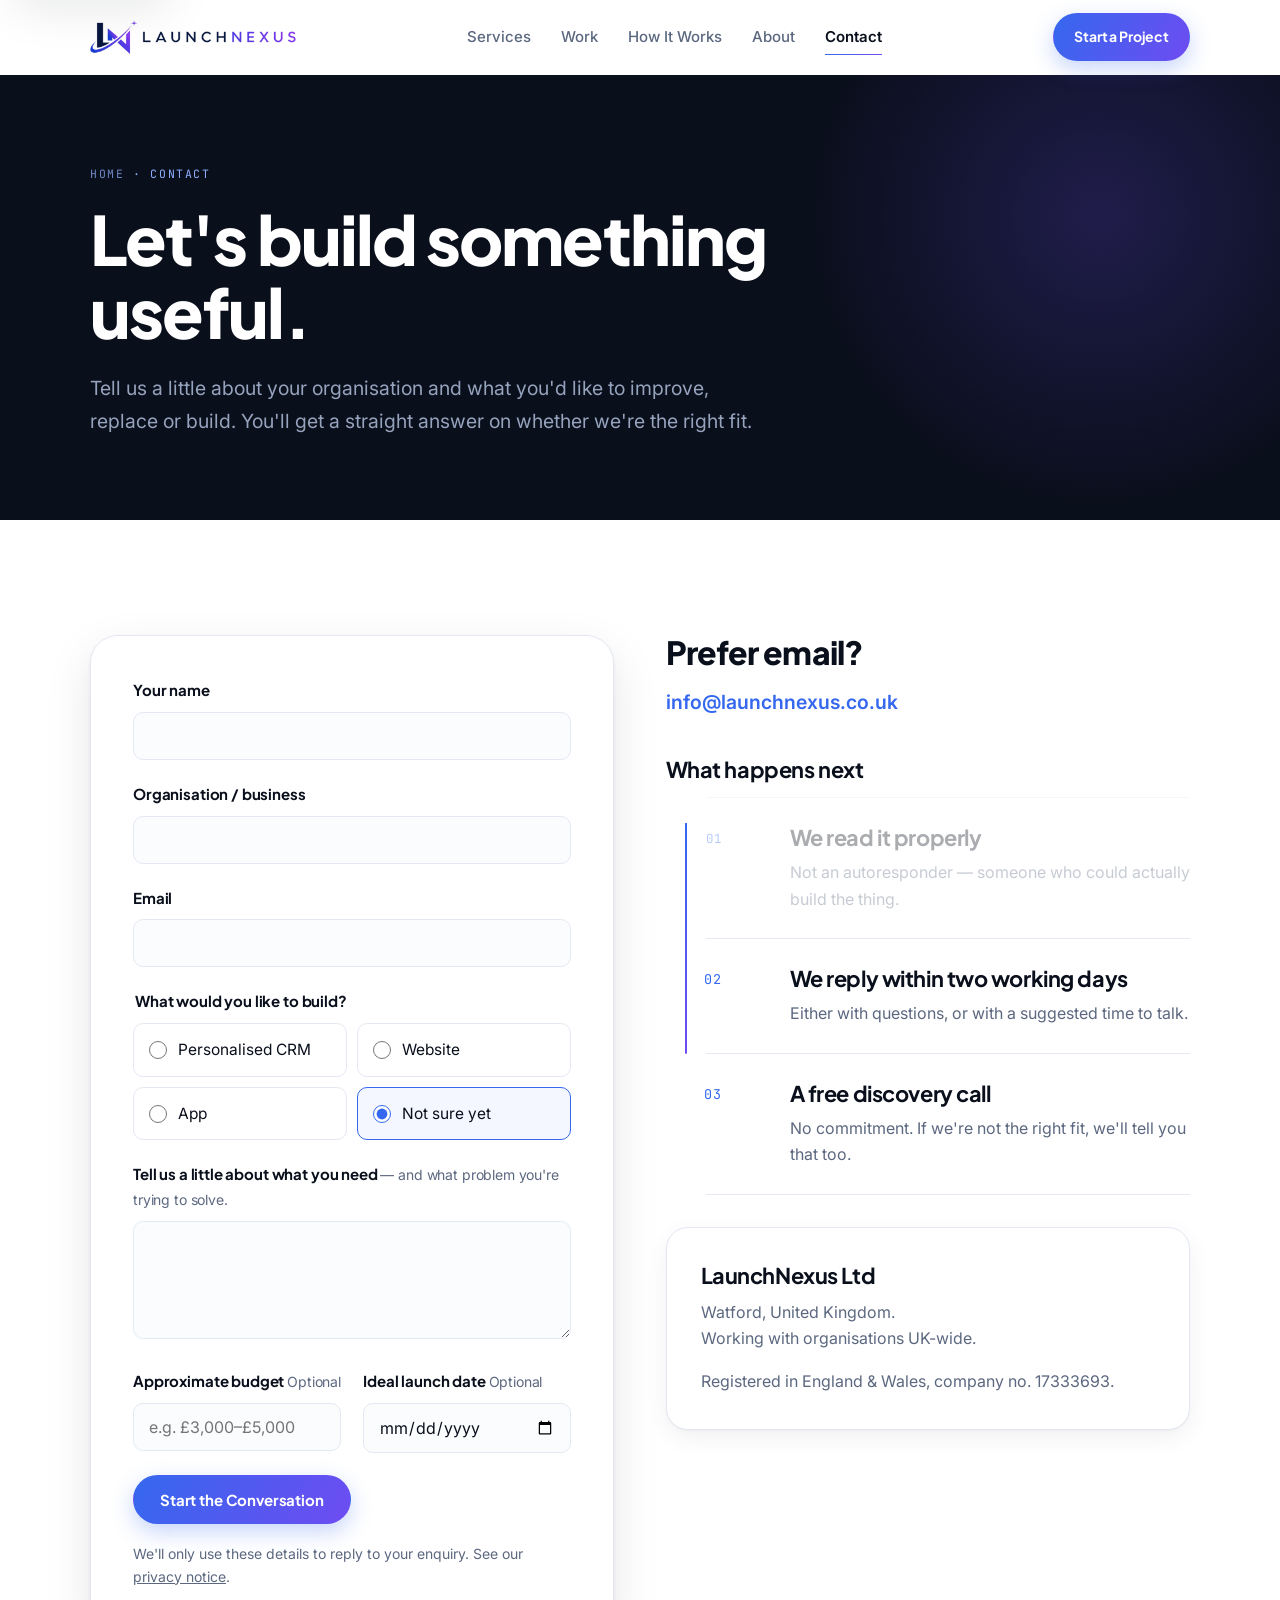
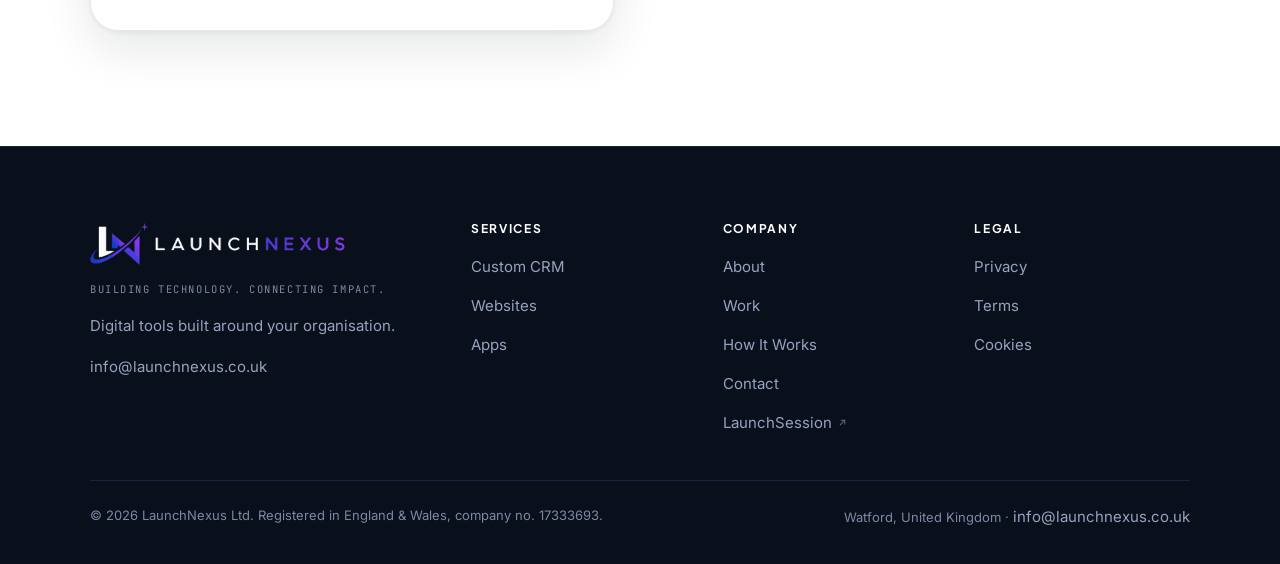
<file: contact.html>
<!DOCTYPE html>
<html lang="en-GB">
<head>
<meta charset="utf-8">
<meta name="viewport" content="width=device-width, initial-scale=1">
<title>Start a Project | LaunchNexus</title>
<meta name="description" content="Tell us what you'd like to improve, replace or build. Free discovery call, no commitment.">
<link rel="canonical" href="https://launchnexus.co.uk/contact.html">
<meta property="og:title" content="Start a Project | LaunchNexus">
<meta property="og:description" content="Tell us what you'd like to improve, replace or build. Free discovery call, no commitment.">
<meta property="og:type" content="website">
<meta property="og:url" content="https://launchnexus.co.uk/contact.html">
<meta name="theme-color" content="#0A0F1C">
<link rel="icon" href="assets/favicon.ico" sizes="any">
<link rel="icon" type="image/png" sizes="32x32" href="assets/favicon-32.png">
<link rel="icon" type="image/png" sizes="192x192" href="assets/favicon-192.png">
<link rel="apple-touch-icon" href="assets/apple-touch-icon.png">
<meta property="og:image" content="https://launchnexus.co.uk/assets/og-image.jpg">
<meta name="twitter:card" content="summary_large_image">

<link rel="preconnect" href="https://fonts.googleapis.com">
<link rel="preconnect" href="https://fonts.gstatic.com" crossorigin>
<link href="https://fonts.googleapis.com/css2?family=Plus+Jakarta+Sans:wght@700;800&family=Inter:wght@400;500;600&family=JetBrains+Mono:wght@400;500&display=swap" rel="stylesheet">
<link rel="stylesheet" href="assets/site.css?v=bc9fc6aacd">
</head>
<body>

<a class="skip-link" href="#main">Skip to content</a>

<header class="site-header">
  <div class="wrap nav">
    <a class="brand" href="index.html"><img src="assets/logo-lockup.png" alt="LaunchNexus" width="376" height="112"></a>
    <nav class="nav-links" aria-label="Primary"><a href="services.html">Services</a><a href="work.html">Work</a><a href="how-it-works.html">How It Works</a><a href="about.html">About</a><a href="contact.html" aria-current="page">Contact</a></nav>
    <div class="nav-cta">
      <a class="btn btn--primary" href="contact.html">Start a Project</a>
      <button class="nav-toggle" type="button" aria-expanded="false" aria-controls="drawer" aria-label="Menu"><span></span></button>
    </div>
  </div>
</header>

<nav class="drawer" id="drawer" aria-label="Mobile"><a href="services.html">Services</a><a href="work.html">Work</a><a href="how-it-works.html">How It Works</a><a href="about.html">About</a><a href="contact.html">Contact</a><a class="btn btn--primary" href="contact.html">Start a Project</a></nav>

<main id="main">
<section class="page-hero">
  <div class="wrap">
    <span class="crumb rise"><a href="index.html">Home</a> · Contact</span>
    <h1 class="rise">Let's build something useful.</h1>
    <p class="lede rise">Tell us a little about your organisation and what you'd like to improve, replace or build. You'll get a straight answer on whether we're the right fit.</p>
  </div>
</section>
<section class="section">
  <div class="wrap">
    <div class="grid grid-2" style="gap:clamp(30px,4vw,52px);align-items:start">
      <form class="form rise" id="enquiry-form" action="/api/enquiry" method="post">
        <div class="field">
          <label for="name_field">Your name</label>
          <input id="name_field" name="name_field" type="text" autocomplete="name" required>
        </div>
        <div class="field">
          <label for="organisation">Organisation / business</label>
          <input id="organisation" name="organisation" type="text" autocomplete="organization">
        </div>
        <div class="field">
          <label for="email">Email</label>
          <input id="email" name="email" type="email" autocomplete="email" required>
        </div>

        <fieldset>
          <legend class="legend">What would you like to build?</legend>
          <div class="choices">
            <label class="choice"><input type="radio" name="service" value="Personalised CRM"><span>Personalised CRM</span></label>
            <label class="choice"><input type="radio" name="service" value="Website"><span>Website</span></label>
            <label class="choice"><input type="radio" name="service" value="App"><span>App</span></label>
            <label class="choice"><input type="radio" name="service" value="Not sure yet" checked><span>Not sure yet</span></label>
          </div>
        </fieldset>

        <div class="field">
          <label for="message">Tell us a little about what you need <span class="hint">— and what problem you're trying to solve.</span></label>
          <textarea id="message" name="message" required></textarea>
        </div>

        <div class="two-up">
          <div class="field">
            <label for="budget">Approximate budget <span class="hint">Optional</span></label>
            <input id="budget" name="budget" type="text" placeholder="e.g. £3,000–£5,000">
          </div>
          <div class="field">
            <label for="target_date">Ideal launch date <span class="hint">Optional</span></label>
            <input id="target_date" name="target_date" type="date">
          </div>
        </div>

        <p class="hp"><label for="website">Leave this empty</label><input id="website" name="website" type="text" tabindex="-1" autocomplete="off"></p>

        <button class="btn btn--primary" type="submit">Start the Conversation</button>
        <p class="form-status" id="form-status" role="status" aria-live="polite"></p>
        <p class="form-note">We'll only use these details to reply to your enquiry. See our <a href="privacy.html">privacy notice</a>.</p>
      </form>

      <div class="rise">
        <h2 style="font-size:clamp(24px,2.8vw,32px)">Prefer email?</h2>
        <p class="lede" style="margin-top:16px"><a href="mailto:info@launchnexus.co.uk" style="color:var(--accent);font-weight:600;text-decoration:none">info@launchnexus.co.uk</a></p>

        <h3 style="margin-top:38px">What happens next</h3>
        <ol class="steps" style="margin-top:14px">
          <li class="step"><div><h3>We read it properly</h3><p>Not an autoresponder — someone who could actually build the thing.</p></div></li>
          <li class="step"><div><h3>We reply within two working days</h3><p>Either with questions, or with a suggested time to talk.</p></div></li>
          <li class="step"><div><h3>A free discovery call</h3><p>No commitment. If we're not the right fit, we'll tell you that too.</p></div></li>
        </ol>

        <div class="card" style="margin-top:32px">
          <h3>LaunchNexus Ltd</h3>
          <p>Watford, United Kingdom.<br>Working with organisations UK-wide.</p>
          <p style="margin-top:12px">Registered in England &amp; Wales, company no. 17333693.</p>
        </div>
      </div>
    </div>
  </div>
</section>

</main>

<footer class="site-footer">
  <div class="wrap">
    <div class="foot-grid">
      <div>
        <a class="brand" href="index.html"><img src="assets/logo-lockup-light.png" alt="LaunchNexus" width="376" height="112"></a>
        <p class="foot-tagline">Building technology. Connecting impact.</p>
        <p style="max-width:34ch;font-size:15px">Digital tools built around your organisation.</p>
        <p style="font-size:15px;margin-top:14px"><a href="mailto:info@launchnexus.co.uk">info@launchnexus.co.uk</a></p>
      </div>
      <div><h2 class="foot-h">Services</h2><ul>
        <li><a href="services-crm.html">Custom CRM</a></li>
        <li><a href="services-websites.html">Websites</a></li>
        <li><a href="services-apps.html">Apps</a></li>
      </ul></div>
      <div><h2 class="foot-h">Company</h2><ul>
        <li><a href="about.html">About</a></li>
        <li><a href="work.html">Work</a></li>
        <li><a href="how-it-works.html">How It Works</a></li>
        <li><a href="contact.html">Contact</a></li>
        <li><a href="https://launchsession.co.uk" target="_blank" rel="noopener">LaunchSession<svg class="ext" width="11" height="11" viewBox="0 0 24 24" fill="none" stroke="currentColor" stroke-width="2.2" stroke-linecap="round" stroke-linejoin="round" aria-hidden="true"><path d="M7 17 17 7"/><path d="M9 7h8v8"/></svg><span class="sr-only"> (opens in a new tab)</span></a></li>
      </ul></div>
      <div><h2 class="foot-h">Legal</h2><ul>
        <li><a href="privacy.html">Privacy</a></li>
        <li><a href="terms.html">Terms</a></li>
        <li><a href="cookies.html">Cookies</a></li>
      </ul></div>
    </div>
    <div class="foot-note">
      <p>© <span data-year>2026</span> LaunchNexus Ltd. Registered in England &amp; Wales, company no. 17333693.</p>
      <p>Watford, United Kingdom · <a href="mailto:info@launchnexus.co.uk">info@launchnexus.co.uk</a></p>
    </div>
  </div>
</footer>

<script src="assets/site.js?v=bc9fc6aacd" defer></script>
</body>
</html>
</file>
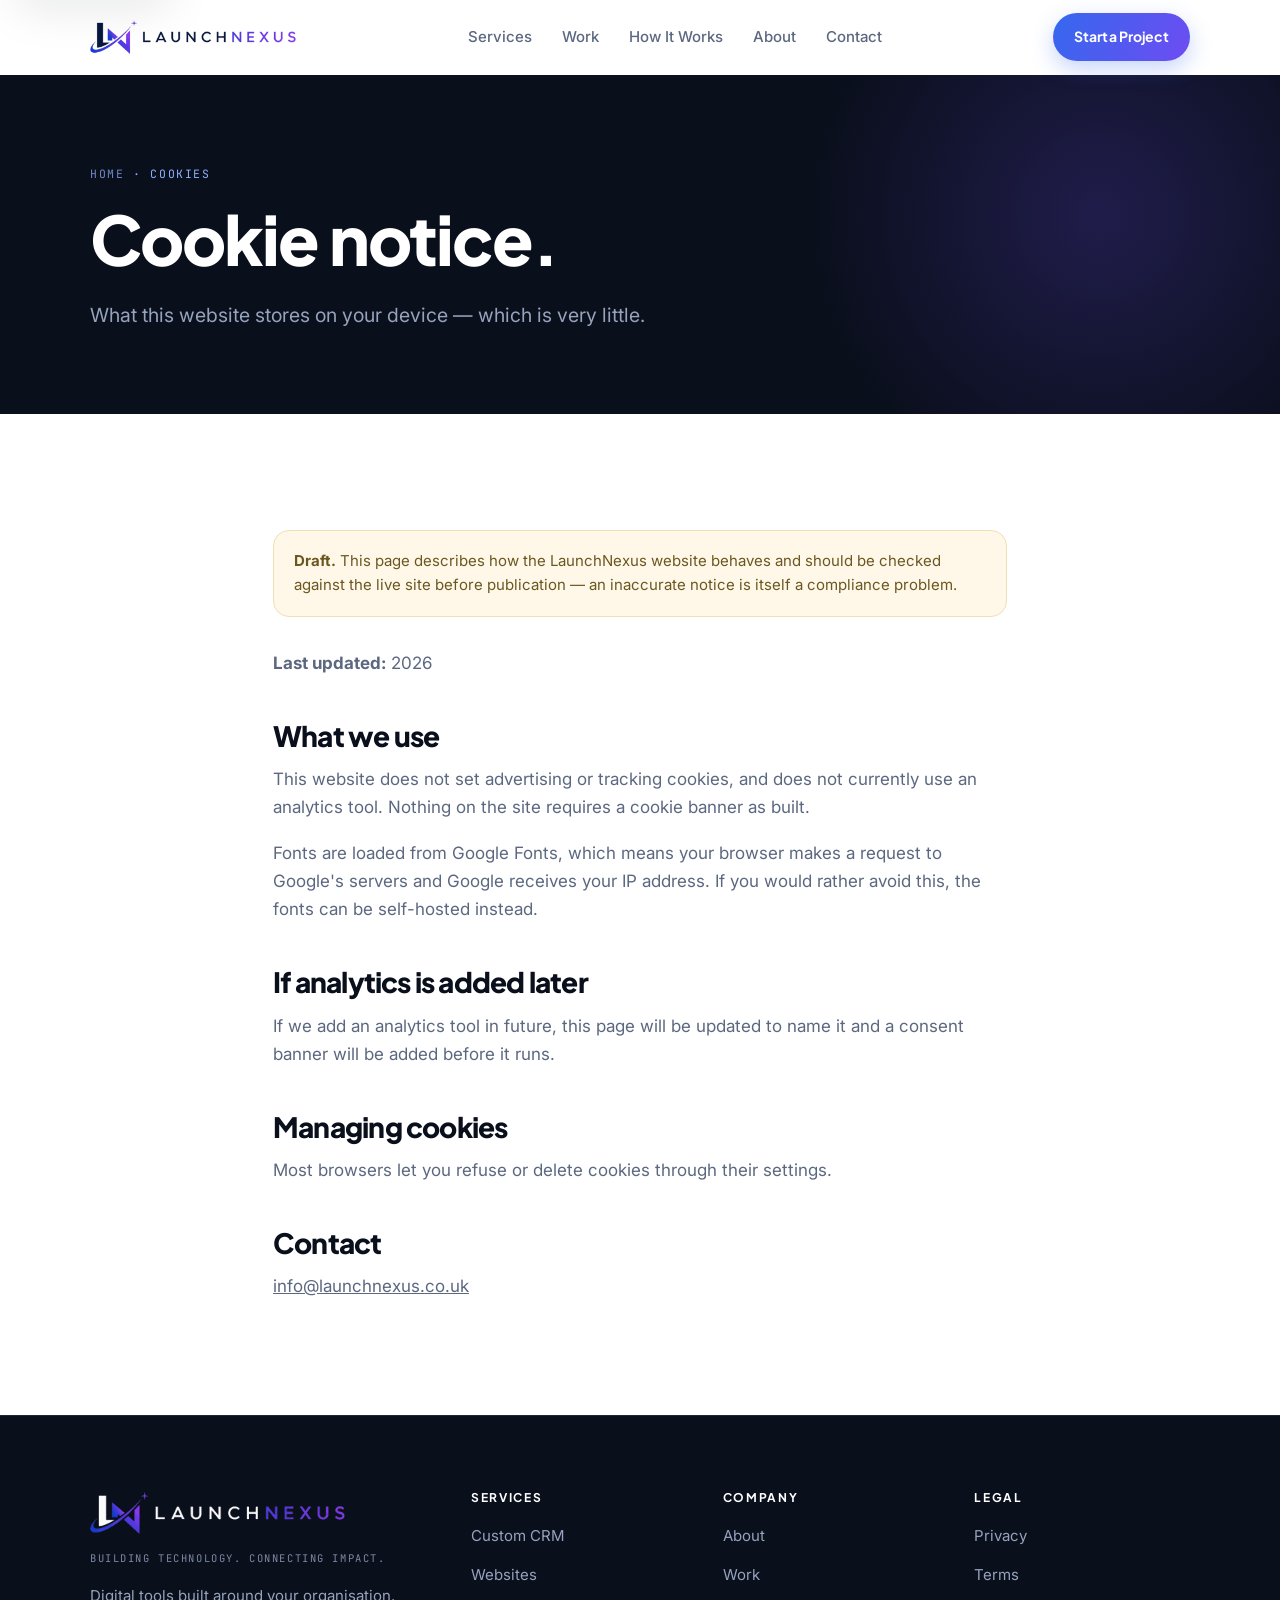
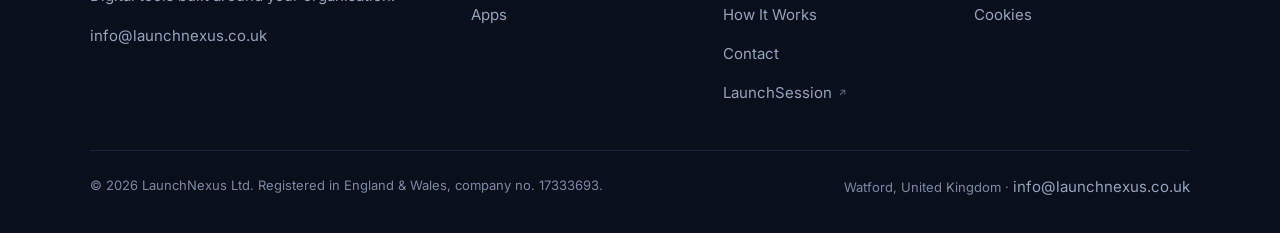
<file: cookies.html>
<!DOCTYPE html>
<html lang="en-GB">
<head>
<meta charset="utf-8">
<meta name="viewport" content="width=device-width, initial-scale=1">
<title>Cookie Notice | LaunchNexus</title>
<meta name="description" content="What the LaunchNexus website stores on your device.">
<link rel="canonical" href="https://launchnexus.co.uk/cookies.html">
<meta property="og:title" content="Cookie Notice | LaunchNexus">
<meta property="og:description" content="What the LaunchNexus website stores on your device.">
<meta property="og:type" content="website">
<meta property="og:url" content="https://launchnexus.co.uk/cookies.html">
<meta name="theme-color" content="#0A0F1C">
<link rel="icon" href="assets/favicon.ico" sizes="any">
<link rel="icon" type="image/png" sizes="32x32" href="assets/favicon-32.png">
<link rel="icon" type="image/png" sizes="192x192" href="assets/favicon-192.png">
<link rel="apple-touch-icon" href="assets/apple-touch-icon.png">
<meta property="og:image" content="https://launchnexus.co.uk/assets/og-image.jpg">
<meta name="twitter:card" content="summary_large_image">

<link rel="preconnect" href="https://fonts.googleapis.com">
<link rel="preconnect" href="https://fonts.gstatic.com" crossorigin>
<link href="https://fonts.googleapis.com/css2?family=Plus+Jakarta+Sans:wght@700;800&family=Inter:wght@400;500;600&family=JetBrains+Mono:wght@400;500&display=swap" rel="stylesheet">
<link rel="stylesheet" href="assets/site.css?v=bc9fc6aacd">
</head>
<body>

<a class="skip-link" href="#main">Skip to content</a>

<header class="site-header">
  <div class="wrap nav">
    <a class="brand" href="index.html"><img src="assets/logo-lockup.png" alt="LaunchNexus" width="376" height="112"></a>
    <nav class="nav-links" aria-label="Primary"><a href="services.html">Services</a><a href="work.html">Work</a><a href="how-it-works.html">How It Works</a><a href="about.html">About</a><a href="contact.html">Contact</a></nav>
    <div class="nav-cta">
      <a class="btn btn--primary" href="contact.html">Start a Project</a>
      <button class="nav-toggle" type="button" aria-expanded="false" aria-controls="drawer" aria-label="Menu"><span></span></button>
    </div>
  </div>
</header>

<nav class="drawer" id="drawer" aria-label="Mobile"><a href="services.html">Services</a><a href="work.html">Work</a><a href="how-it-works.html">How It Works</a><a href="about.html">About</a><a href="contact.html">Contact</a><a class="btn btn--primary" href="contact.html">Start a Project</a></nav>

<main id="main">
<section class="page-hero">
  <div class="wrap">
    <span class="crumb rise"><a href="index.html">Home</a> · Cookies</span>
    <h1 class="rise">Cookie notice.</h1>
    <p class="lede rise">What this website stores on your device — which is very little.</p>
  </div>
</section>
<section class="section">
  <div class="wrap prose rise">
    <div class="draft-note rise"><strong>Draft.</strong> This page describes how the LaunchNexus website behaves and should be checked against the live site before publication — an inaccurate notice is itself a compliance problem.</div>
    <p><strong>Last updated:</strong> <span data-year>2026</span></p>
    <h2>What we use</h2>
    <p>This website does not set advertising or tracking cookies, and does not currently use an analytics tool. Nothing on the site requires a cookie banner as built.</p>
    <p>Fonts are loaded from Google Fonts, which means your browser makes a request to Google's servers and Google receives your IP address. If you would rather avoid this, the fonts can be self-hosted instead.</p>
    <h2>If analytics is added later</h2>
    <p>If we add an analytics tool in future, this page will be updated to name it and a consent banner will be added before it runs.</p>
    <h2>Managing cookies</h2>
    <p>Most browsers let you refuse or delete cookies through their settings.</p>
    <h2>Contact</h2>
    <p><a href="mailto:info@launchnexus.co.uk">info@launchnexus.co.uk</a></p>
  </div>
</section>

</main>

<footer class="site-footer">
  <div class="wrap">
    <div class="foot-grid">
      <div>
        <a class="brand" href="index.html"><img src="assets/logo-lockup-light.png" alt="LaunchNexus" width="376" height="112"></a>
        <p class="foot-tagline">Building technology. Connecting impact.</p>
        <p style="max-width:34ch;font-size:15px">Digital tools built around your organisation.</p>
        <p style="font-size:15px;margin-top:14px"><a href="mailto:info@launchnexus.co.uk">info@launchnexus.co.uk</a></p>
      </div>
      <div><h2 class="foot-h">Services</h2><ul>
        <li><a href="services-crm.html">Custom CRM</a></li>
        <li><a href="services-websites.html">Websites</a></li>
        <li><a href="services-apps.html">Apps</a></li>
      </ul></div>
      <div><h2 class="foot-h">Company</h2><ul>
        <li><a href="about.html">About</a></li>
        <li><a href="work.html">Work</a></li>
        <li><a href="how-it-works.html">How It Works</a></li>
        <li><a href="contact.html">Contact</a></li>
        <li><a href="https://launchsession.co.uk" target="_blank" rel="noopener">LaunchSession<svg class="ext" width="11" height="11" viewBox="0 0 24 24" fill="none" stroke="currentColor" stroke-width="2.2" stroke-linecap="round" stroke-linejoin="round" aria-hidden="true"><path d="M7 17 17 7"/><path d="M9 7h8v8"/></svg><span class="sr-only"> (opens in a new tab)</span></a></li>
      </ul></div>
      <div><h2 class="foot-h">Legal</h2><ul>
        <li><a href="privacy.html">Privacy</a></li>
        <li><a href="terms.html">Terms</a></li>
        <li><a href="cookies.html">Cookies</a></li>
      </ul></div>
    </div>
    <div class="foot-note">
      <p>© <span data-year>2026</span> LaunchNexus Ltd. Registered in England &amp; Wales, company no. 17333693.</p>
      <p>Watford, United Kingdom · <a href="mailto:info@launchnexus.co.uk">info@launchnexus.co.uk</a></p>
    </div>
  </div>
</footer>

<script src="assets/site.js?v=bc9fc6aacd" defer></script>
</body>
</html>
</file>
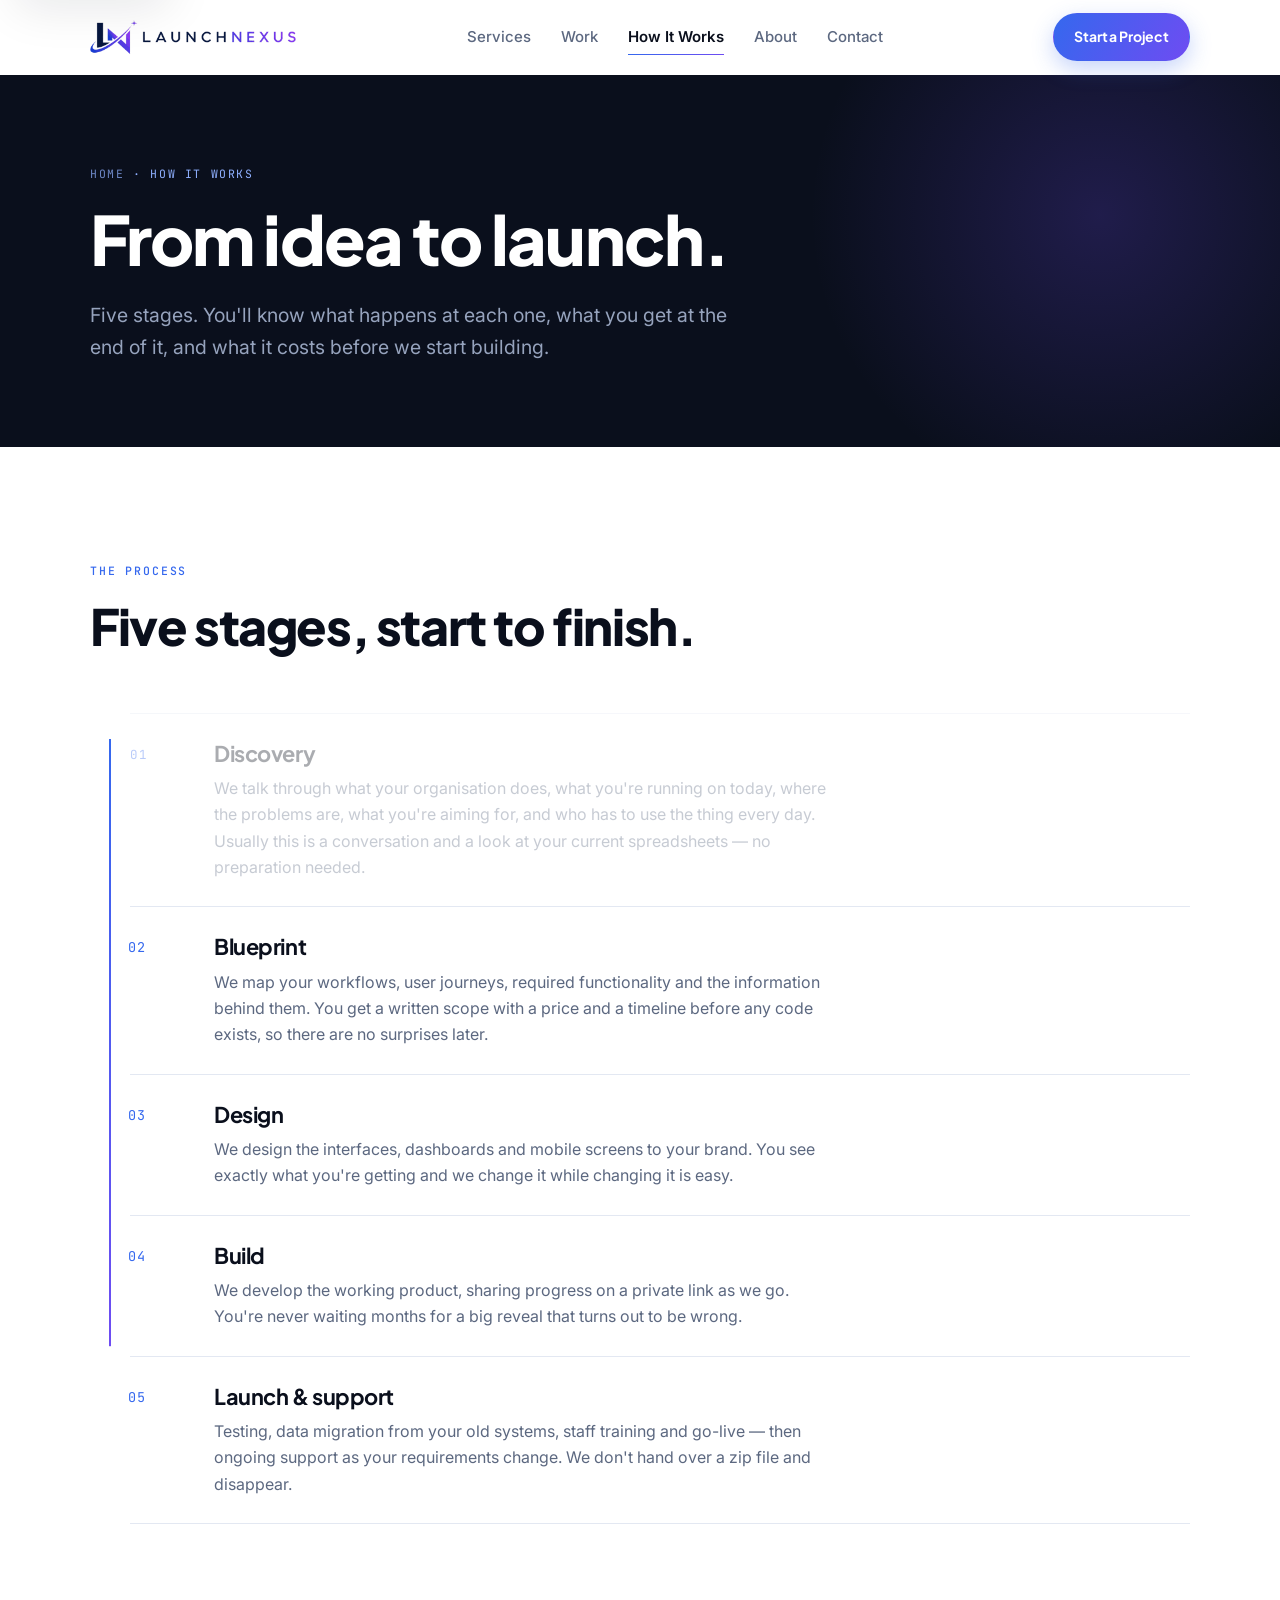
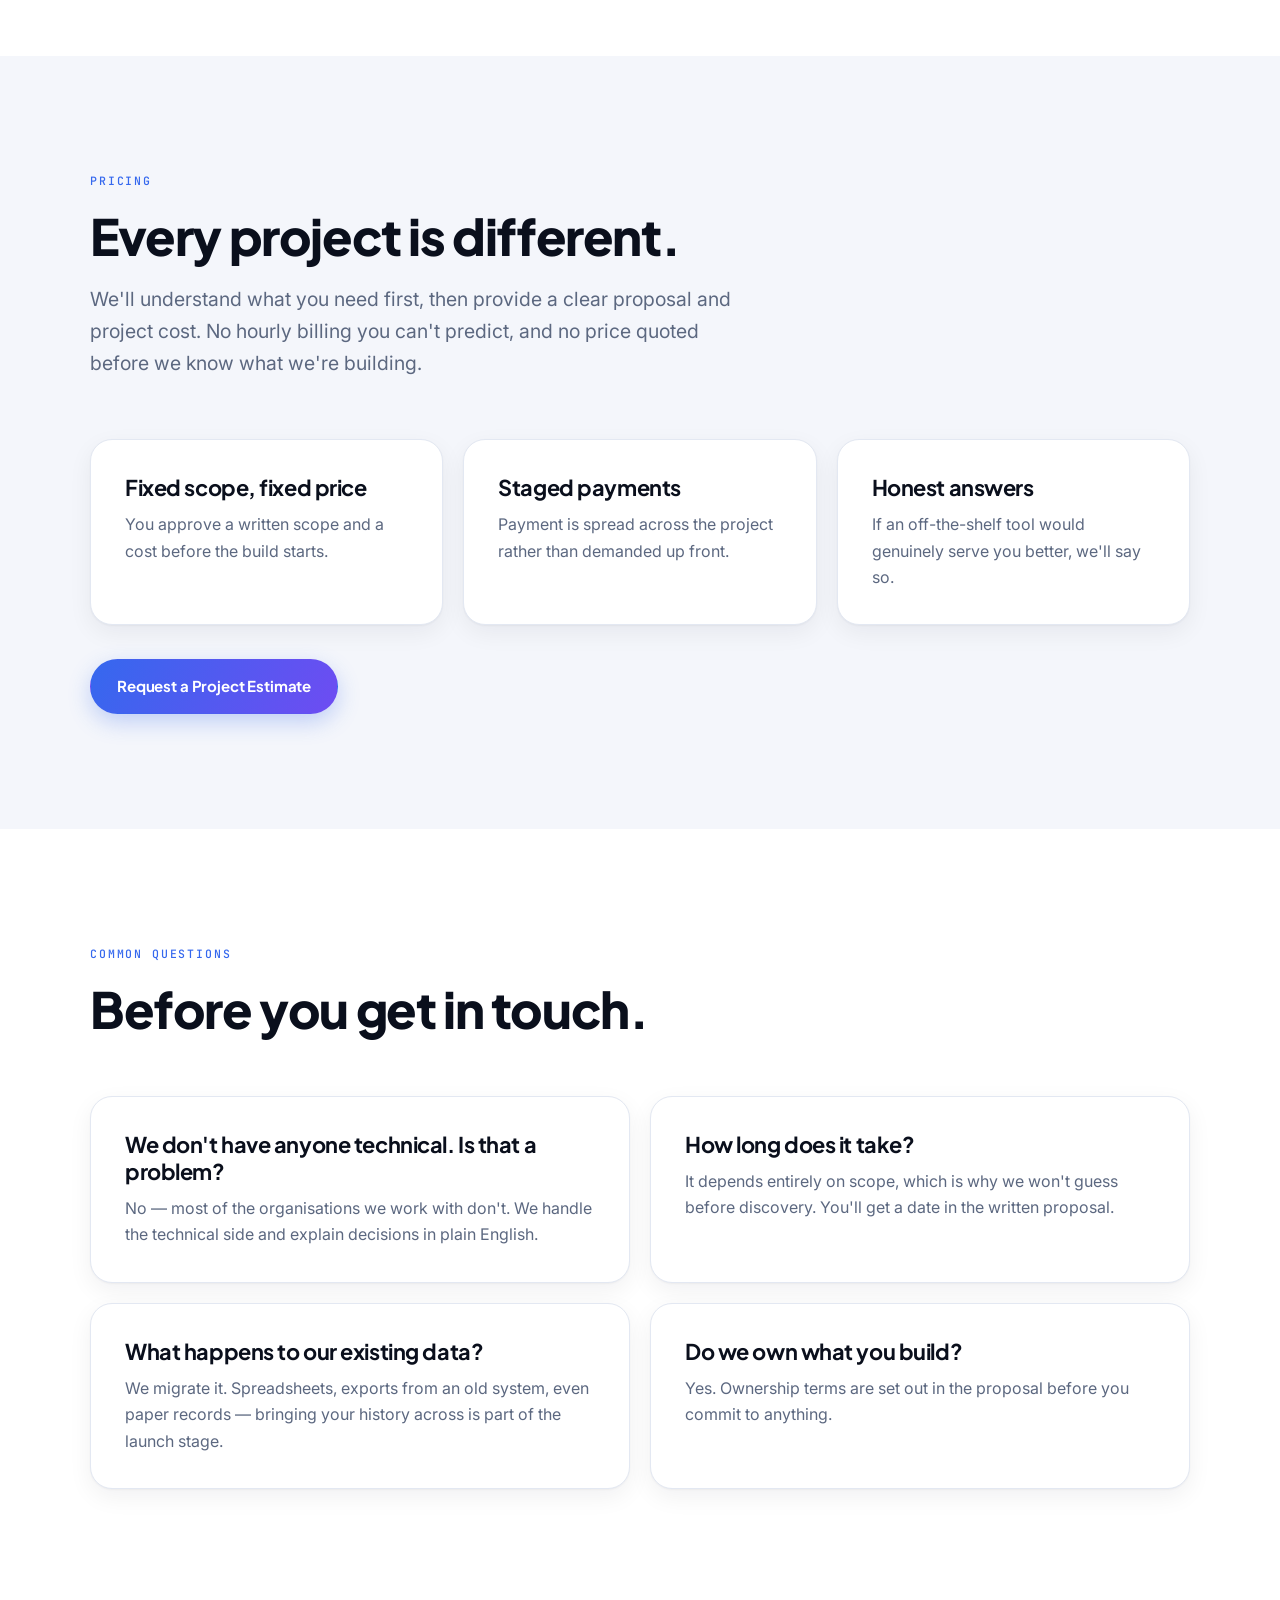
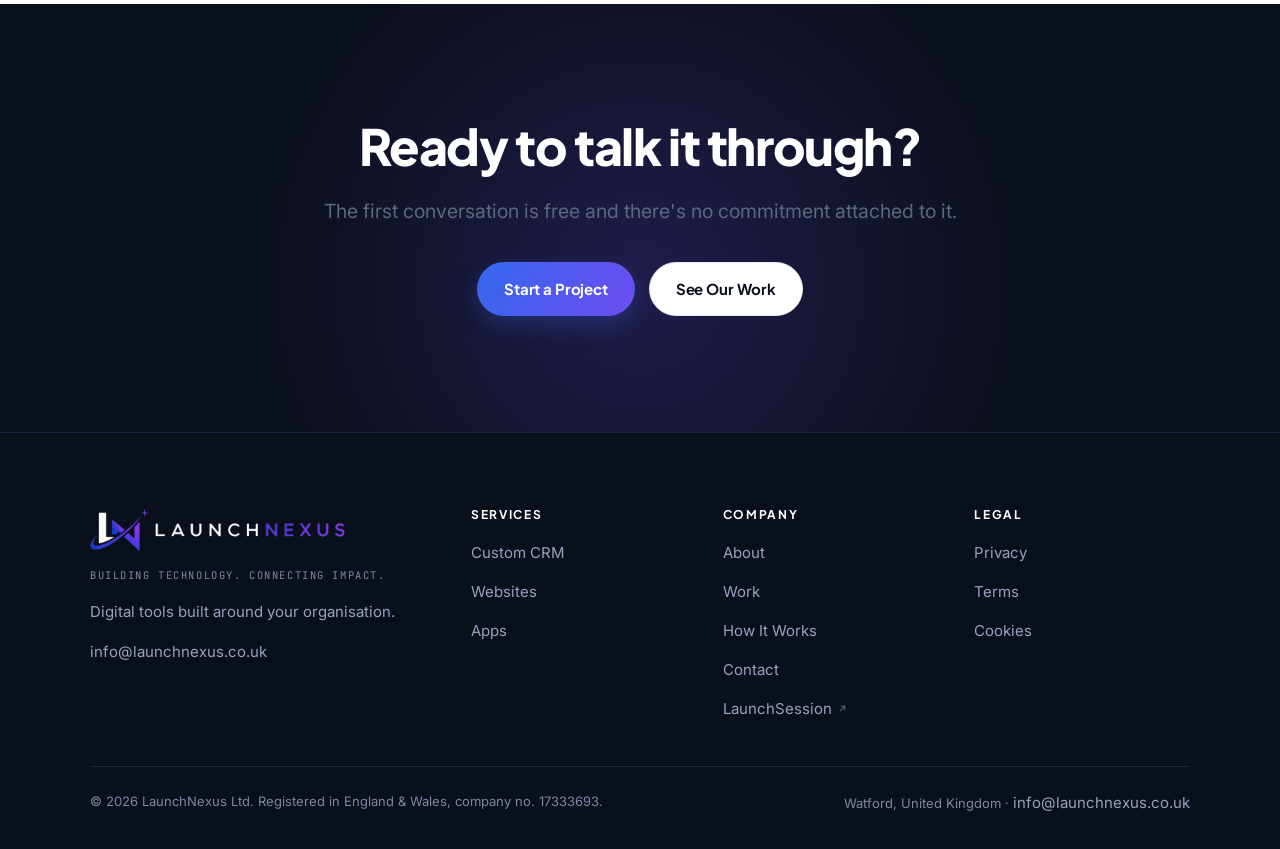
<file: how-it-works.html>
<!DOCTYPE html>
<html lang="en-GB">
<head>
<meta charset="utf-8">
<meta name="viewport" content="width=device-width, initial-scale=1">
<title>How It Works | LaunchNexus</title>
<meta name="description" content="Our five-stage process from discovery to launch, and how projects are scoped and priced.">
<link rel="canonical" href="https://launchnexus.co.uk/how-it-works.html">
<meta property="og:title" content="How It Works | LaunchNexus">
<meta property="og:description" content="Our five-stage process from discovery to launch, and how projects are scoped and priced.">
<meta property="og:type" content="website">
<meta property="og:url" content="https://launchnexus.co.uk/how-it-works.html">
<meta name="theme-color" content="#0A0F1C">
<link rel="icon" href="assets/favicon.ico" sizes="any">
<link rel="icon" type="image/png" sizes="32x32" href="assets/favicon-32.png">
<link rel="icon" type="image/png" sizes="192x192" href="assets/favicon-192.png">
<link rel="apple-touch-icon" href="assets/apple-touch-icon.png">
<meta property="og:image" content="https://launchnexus.co.uk/assets/og-image.jpg">
<meta name="twitter:card" content="summary_large_image">

<link rel="preconnect" href="https://fonts.googleapis.com">
<link rel="preconnect" href="https://fonts.gstatic.com" crossorigin>
<link href="https://fonts.googleapis.com/css2?family=Plus+Jakarta+Sans:wght@700;800&family=Inter:wght@400;500;600&family=JetBrains+Mono:wght@400;500&display=swap" rel="stylesheet">
<link rel="stylesheet" href="assets/site.css?v=bc9fc6aacd">
</head>
<body>

<a class="skip-link" href="#main">Skip to content</a>

<header class="site-header">
  <div class="wrap nav">
    <a class="brand" href="index.html"><img src="assets/logo-lockup.png" alt="LaunchNexus" width="376" height="112"></a>
    <nav class="nav-links" aria-label="Primary"><a href="services.html">Services</a><a href="work.html">Work</a><a href="how-it-works.html" aria-current="page">How It Works</a><a href="about.html">About</a><a href="contact.html">Contact</a></nav>
    <div class="nav-cta">
      <a class="btn btn--primary" href="contact.html">Start a Project</a>
      <button class="nav-toggle" type="button" aria-expanded="false" aria-controls="drawer" aria-label="Menu"><span></span></button>
    </div>
  </div>
</header>

<nav class="drawer" id="drawer" aria-label="Mobile"><a href="services.html">Services</a><a href="work.html">Work</a><a href="how-it-works.html">How It Works</a><a href="about.html">About</a><a href="contact.html">Contact</a><a class="btn btn--primary" href="contact.html">Start a Project</a></nav>

<main id="main">
<section class="page-hero">
  <div class="wrap">
    <span class="crumb rise"><a href="index.html">Home</a> · How It Works</span>
    <h1 class="rise">From idea to launch.</h1>
    <p class="lede rise">Five stages. You'll know what happens at each one, what you get at the end of it, and what it costs before we start building.</p>
  </div>
</section>
<section class="section">
  <div class="wrap">
    <div class="head rise">
      <span class="eyebrow">The process</span>
      <h2>Five stages, start to finish.</h2>
    </div>
    <ol class="steps rise">
<li class="step"><div><h3>Discovery</h3><p>We talk through what your organisation does, what you're running on today, where the problems are, what you're aiming for, and who has to use the thing every day. Usually this is a conversation and a look at your current spreadsheets — no preparation needed.</p></div></li><li class="step"><div><h3>Blueprint</h3><p>We map your workflows, user journeys, required functionality and the information behind them. You get a written scope with a price and a timeline before any code exists, so there are no surprises later.</p></div></li><li class="step"><div><h3>Design</h3><p>We design the interfaces, dashboards and mobile screens to your brand. You see exactly what you're getting and we change it while changing it is easy.</p></div></li><li class="step"><div><h3>Build</h3><p>We develop the working product, sharing progress on a private link as we go. You're never waiting months for a big reveal that turns out to be wrong.</p></div></li><li class="step"><div><h3>Launch &amp; support</h3><p>Testing, data migration from your old systems, staff training and go-live — then ongoing support as your requirements change. We don't hand over a zip file and disappear.</p></div></li>
    </ol>
  </div>
</section>

<section class="section section--mist">
  <div class="wrap">
    <div class="head rise">
      <span class="eyebrow">Pricing</span>
      <h2>Every project is different.</h2>
      <p class="lede">We'll understand what you need first, then provide a clear proposal and project cost. No hourly billing you can't predict, and no price quoted before we know what we're building.</p>
    </div>
    <div class="grid grid-3">
      <article class="card rise"><h3>Fixed scope, fixed price</h3><p>You approve a written scope and a cost before the build starts.</p></article>
      <article class="card rise"><h3>Staged payments</h3><p>Payment is spread across the project rather than demanded up front.</p></article>
      <article class="card rise"><h3>Honest answers</h3><p>If an off-the-shelf tool would genuinely serve you better, we'll say so.</p></article>
    </div>
    <div class="btn-row rise"><a class="btn btn--primary" href="contact.html">Request a Project Estimate</a></div>
  </div>
</section>

<section class="section">
  <div class="wrap">
    <div class="head rise">
      <span class="eyebrow">Common questions</span>
      <h2>Before you get in touch.</h2>
    </div>
    <div class="grid grid-2">
      <article class="card rise"><h3>We don't have anyone technical. Is that a problem?</h3><p>No — most of the organisations we work with don't. We handle the technical side and explain decisions in plain English.</p></article>
      <article class="card rise"><h3>How long does it take?</h3><p>It depends entirely on scope, which is why we won't guess before discovery. You'll get a date in the written proposal.</p></article>
      <article class="card rise"><h3>What happens to our existing data?</h3><p>We migrate it. Spreadsheets, exports from an old system, even paper records — bringing your history across is part of the launch stage.</p></article>
      <article class="card rise"><h3>Do we own what you build?</h3><p>Yes. Ownership terms are set out in the proposal before you commit to anything.</p></article>
    </div>
  </div>
</section>
<section class="section cta-band">
  <div class="wrap">
    <div class="rise">
      <h2 class="center" style="max-width:19ch">Ready to talk it through?</h2>
      <p class="lede center" style="margin-top:22px">The first conversation is free and there's no commitment attached to it.</p>
      <div class="btn-row">
        <a class="btn btn--primary" href="contact.html">Start a Project</a>
        <a class="btn btn--ghost" href="work.html">See Our Work</a>
      </div>
    </div>
  </div>
</section>
</main>

<footer class="site-footer">
  <div class="wrap">
    <div class="foot-grid">
      <div>
        <a class="brand" href="index.html"><img src="assets/logo-lockup-light.png" alt="LaunchNexus" width="376" height="112"></a>
        <p class="foot-tagline">Building technology. Connecting impact.</p>
        <p style="max-width:34ch;font-size:15px">Digital tools built around your organisation.</p>
        <p style="font-size:15px;margin-top:14px"><a href="mailto:info@launchnexus.co.uk">info@launchnexus.co.uk</a></p>
      </div>
      <div><h2 class="foot-h">Services</h2><ul>
        <li><a href="services-crm.html">Custom CRM</a></li>
        <li><a href="services-websites.html">Websites</a></li>
        <li><a href="services-apps.html">Apps</a></li>
      </ul></div>
      <div><h2 class="foot-h">Company</h2><ul>
        <li><a href="about.html">About</a></li>
        <li><a href="work.html">Work</a></li>
        <li><a href="how-it-works.html">How It Works</a></li>
        <li><a href="contact.html">Contact</a></li>
        <li><a href="https://launchsession.co.uk" target="_blank" rel="noopener">LaunchSession<svg class="ext" width="11" height="11" viewBox="0 0 24 24" fill="none" stroke="currentColor" stroke-width="2.2" stroke-linecap="round" stroke-linejoin="round" aria-hidden="true"><path d="M7 17 17 7"/><path d="M9 7h8v8"/></svg><span class="sr-only"> (opens in a new tab)</span></a></li>
      </ul></div>
      <div><h2 class="foot-h">Legal</h2><ul>
        <li><a href="privacy.html">Privacy</a></li>
        <li><a href="terms.html">Terms</a></li>
        <li><a href="cookies.html">Cookies</a></li>
      </ul></div>
    </div>
    <div class="foot-note">
      <p>© <span data-year>2026</span> LaunchNexus Ltd. Registered in England &amp; Wales, company no. 17333693.</p>
      <p>Watford, United Kingdom · <a href="mailto:info@launchnexus.co.uk">info@launchnexus.co.uk</a></p>
    </div>
  </div>
</footer>

<script src="assets/site.js?v=bc9fc6aacd" defer></script>
</body>
</html>
</file>
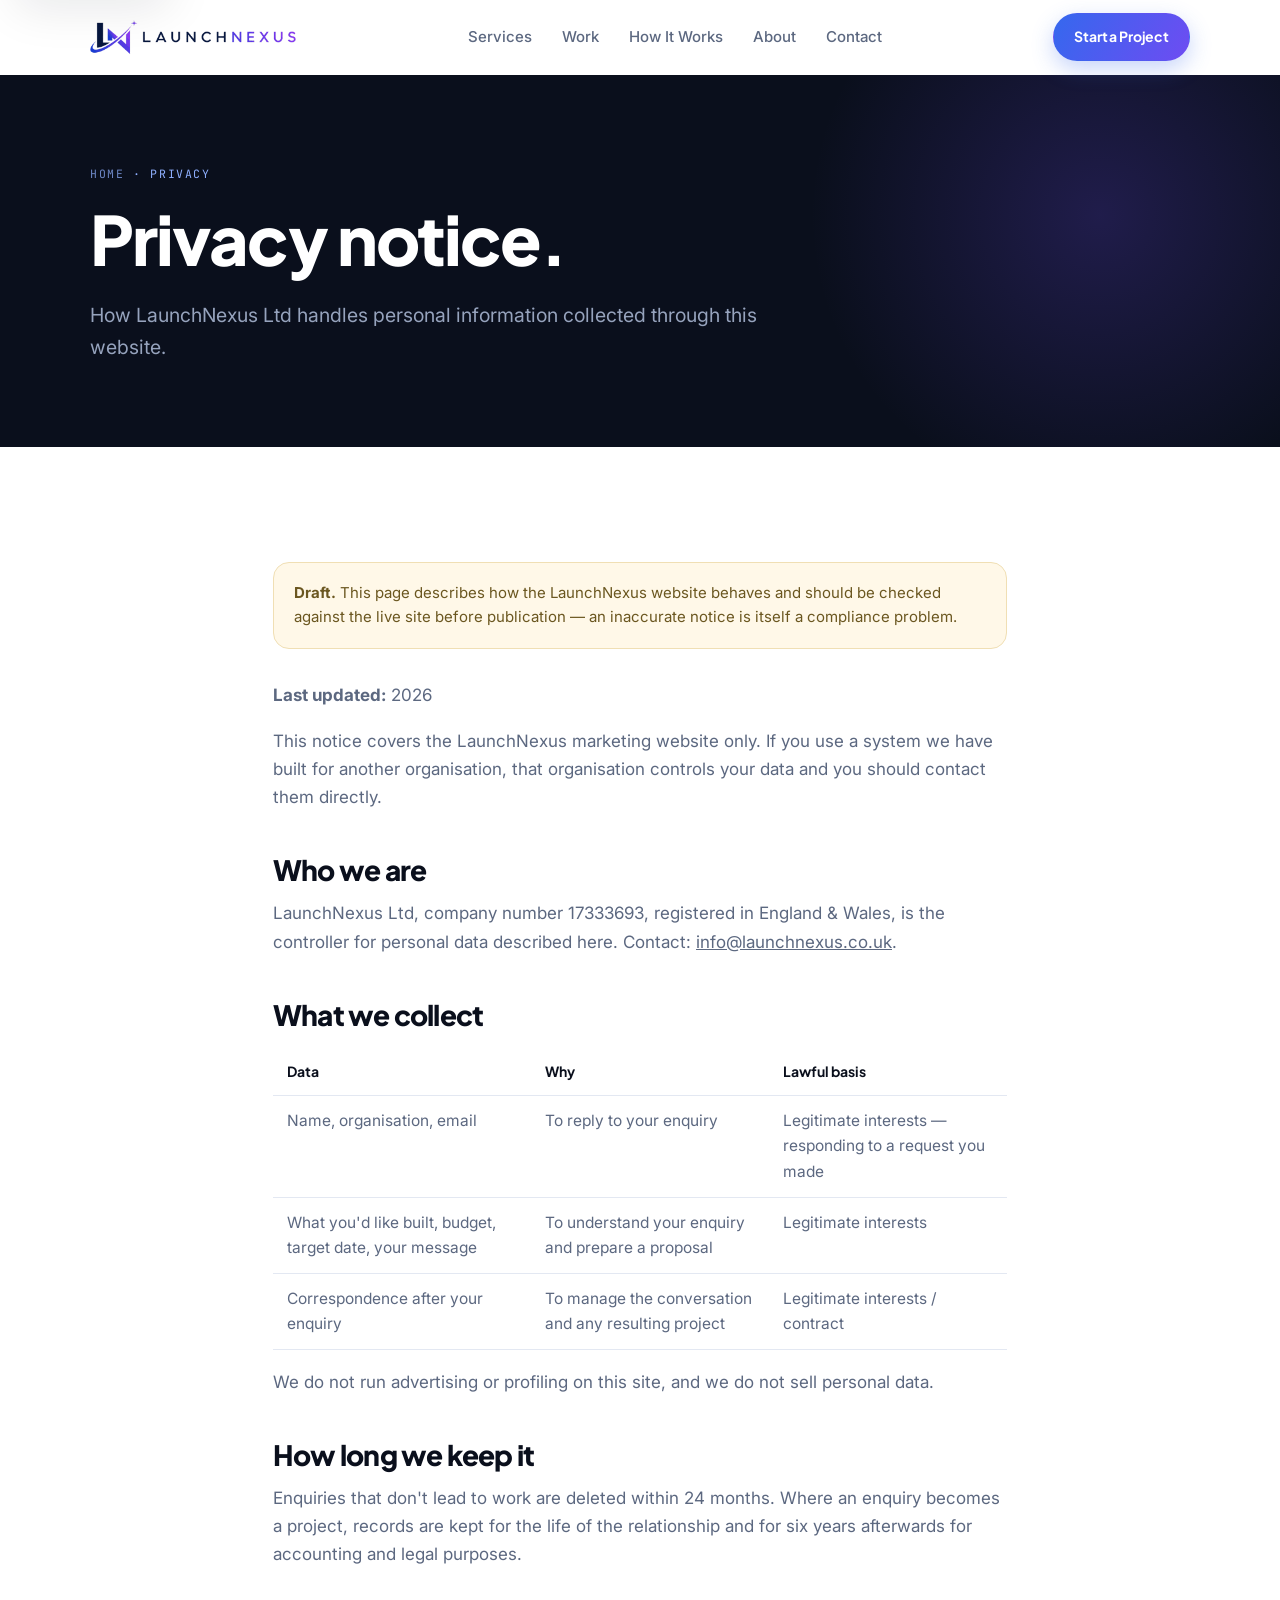
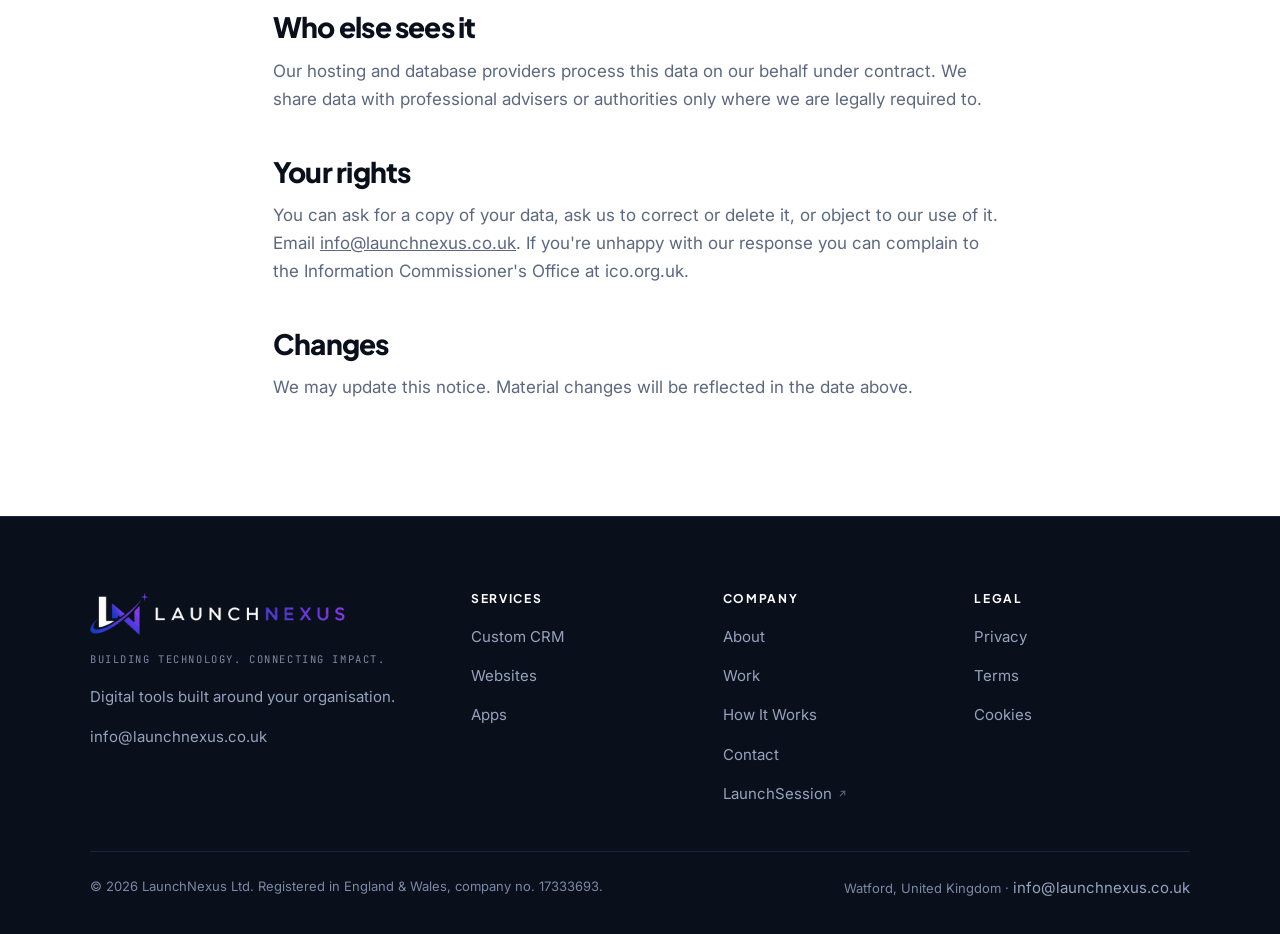
<file: privacy.html>
<!DOCTYPE html>
<html lang="en-GB">
<head>
<meta charset="utf-8">
<meta name="viewport" content="width=device-width, initial-scale=1">
<title>Privacy Notice | LaunchNexus</title>
<meta name="description" content="How LaunchNexus Ltd handles personal information collected through this website.">
<link rel="canonical" href="https://launchnexus.co.uk/privacy.html">
<meta property="og:title" content="Privacy Notice | LaunchNexus">
<meta property="og:description" content="How LaunchNexus Ltd handles personal information collected through this website.">
<meta property="og:type" content="website">
<meta property="og:url" content="https://launchnexus.co.uk/privacy.html">
<meta name="theme-color" content="#0A0F1C">
<link rel="icon" href="assets/favicon.ico" sizes="any">
<link rel="icon" type="image/png" sizes="32x32" href="assets/favicon-32.png">
<link rel="icon" type="image/png" sizes="192x192" href="assets/favicon-192.png">
<link rel="apple-touch-icon" href="assets/apple-touch-icon.png">
<meta property="og:image" content="https://launchnexus.co.uk/assets/og-image.jpg">
<meta name="twitter:card" content="summary_large_image">

<link rel="preconnect" href="https://fonts.googleapis.com">
<link rel="preconnect" href="https://fonts.gstatic.com" crossorigin>
<link href="https://fonts.googleapis.com/css2?family=Plus+Jakarta+Sans:wght@700;800&family=Inter:wght@400;500;600&family=JetBrains+Mono:wght@400;500&display=swap" rel="stylesheet">
<link rel="stylesheet" href="assets/site.css?v=bc9fc6aacd">
</head>
<body>

<a class="skip-link" href="#main">Skip to content</a>

<header class="site-header">
  <div class="wrap nav">
    <a class="brand" href="index.html"><img src="assets/logo-lockup.png" alt="LaunchNexus" width="376" height="112"></a>
    <nav class="nav-links" aria-label="Primary"><a href="services.html">Services</a><a href="work.html">Work</a><a href="how-it-works.html">How It Works</a><a href="about.html">About</a><a href="contact.html">Contact</a></nav>
    <div class="nav-cta">
      <a class="btn btn--primary" href="contact.html">Start a Project</a>
      <button class="nav-toggle" type="button" aria-expanded="false" aria-controls="drawer" aria-label="Menu"><span></span></button>
    </div>
  </div>
</header>

<nav class="drawer" id="drawer" aria-label="Mobile"><a href="services.html">Services</a><a href="work.html">Work</a><a href="how-it-works.html">How It Works</a><a href="about.html">About</a><a href="contact.html">Contact</a><a class="btn btn--primary" href="contact.html">Start a Project</a></nav>

<main id="main">
<section class="page-hero">
  <div class="wrap">
    <span class="crumb rise"><a href="index.html">Home</a> · Privacy</span>
    <h1 class="rise">Privacy notice.</h1>
    <p class="lede rise">How LaunchNexus Ltd handles personal information collected through this website.</p>
  </div>
</section>
<section class="section">
  <div class="wrap prose rise">
    <div class="draft-note rise"><strong>Draft.</strong> This page describes how the LaunchNexus website behaves and should be checked against the live site before publication — an inaccurate notice is itself a compliance problem.</div>
    <p><strong>Last updated:</strong> <span data-year>2026</span></p>
    <p>This notice covers the LaunchNexus marketing website only. If you use a system we have built for another organisation, that organisation controls your data and you should contact them directly.</p>

    <h2>Who we are</h2>
    <p>LaunchNexus Ltd, company number 17333693, registered in England &amp; Wales, is the controller for personal data described here. Contact: <a href="mailto:info@launchnexus.co.uk">info@launchnexus.co.uk</a>.</p>

    <h2>What we collect</h2>
    <table>
      <tr><th>Data</th><th>Why</th><th>Lawful basis</th></tr>
      <tr><td>Name, organisation, email</td><td>To reply to your enquiry</td><td>Legitimate interests — responding to a request you made</td></tr>
      <tr><td>What you'd like built, budget, target date, your message</td><td>To understand your enquiry and prepare a proposal</td><td>Legitimate interests</td></tr>
      <tr><td>Correspondence after your enquiry</td><td>To manage the conversation and any resulting project</td><td>Legitimate interests / contract</td></tr>
    </table>
    <p>We do not run advertising or profiling on this site, and we do not sell personal data.</p>

    <h2>How long we keep it</h2>
    <p>Enquiries that don't lead to work are deleted within 24 months. Where an enquiry becomes a project, records are kept for the life of the relationship and for six years afterwards for accounting and legal purposes.</p>

    <h2>Who else sees it</h2>
    <p>Our hosting and database providers process this data on our behalf under contract. We share data with professional advisers or authorities only where we are legally required to.</p>

    <h2>Your rights</h2>
    <p>You can ask for a copy of your data, ask us to correct or delete it, or object to our use of it. Email <a href="mailto:info@launchnexus.co.uk">info@launchnexus.co.uk</a>. If you're unhappy with our response you can complain to the Information Commissioner's Office at ico.org.uk.</p>

    <h2>Changes</h2>
    <p>We may update this notice. Material changes will be reflected in the date above.</p>
  </div>
</section>

</main>

<footer class="site-footer">
  <div class="wrap">
    <div class="foot-grid">
      <div>
        <a class="brand" href="index.html"><img src="assets/logo-lockup-light.png" alt="LaunchNexus" width="376" height="112"></a>
        <p class="foot-tagline">Building technology. Connecting impact.</p>
        <p style="max-width:34ch;font-size:15px">Digital tools built around your organisation.</p>
        <p style="font-size:15px;margin-top:14px"><a href="mailto:info@launchnexus.co.uk">info@launchnexus.co.uk</a></p>
      </div>
      <div><h2 class="foot-h">Services</h2><ul>
        <li><a href="services-crm.html">Custom CRM</a></li>
        <li><a href="services-websites.html">Websites</a></li>
        <li><a href="services-apps.html">Apps</a></li>
      </ul></div>
      <div><h2 class="foot-h">Company</h2><ul>
        <li><a href="about.html">About</a></li>
        <li><a href="work.html">Work</a></li>
        <li><a href="how-it-works.html">How It Works</a></li>
        <li><a href="contact.html">Contact</a></li>
        <li><a href="https://launchsession.co.uk" target="_blank" rel="noopener">LaunchSession<svg class="ext" width="11" height="11" viewBox="0 0 24 24" fill="none" stroke="currentColor" stroke-width="2.2" stroke-linecap="round" stroke-linejoin="round" aria-hidden="true"><path d="M7 17 17 7"/><path d="M9 7h8v8"/></svg><span class="sr-only"> (opens in a new tab)</span></a></li>
      </ul></div>
      <div><h2 class="foot-h">Legal</h2><ul>
        <li><a href="privacy.html">Privacy</a></li>
        <li><a href="terms.html">Terms</a></li>
        <li><a href="cookies.html">Cookies</a></li>
      </ul></div>
    </div>
    <div class="foot-note">
      <p>© <span data-year>2026</span> LaunchNexus Ltd. Registered in England &amp; Wales, company no. 17333693.</p>
      <p>Watford, United Kingdom · <a href="mailto:info@launchnexus.co.uk">info@launchnexus.co.uk</a></p>
    </div>
  </div>
</footer>

<script src="assets/site.js?v=bc9fc6aacd" defer></script>
</body>
</html>
</file>
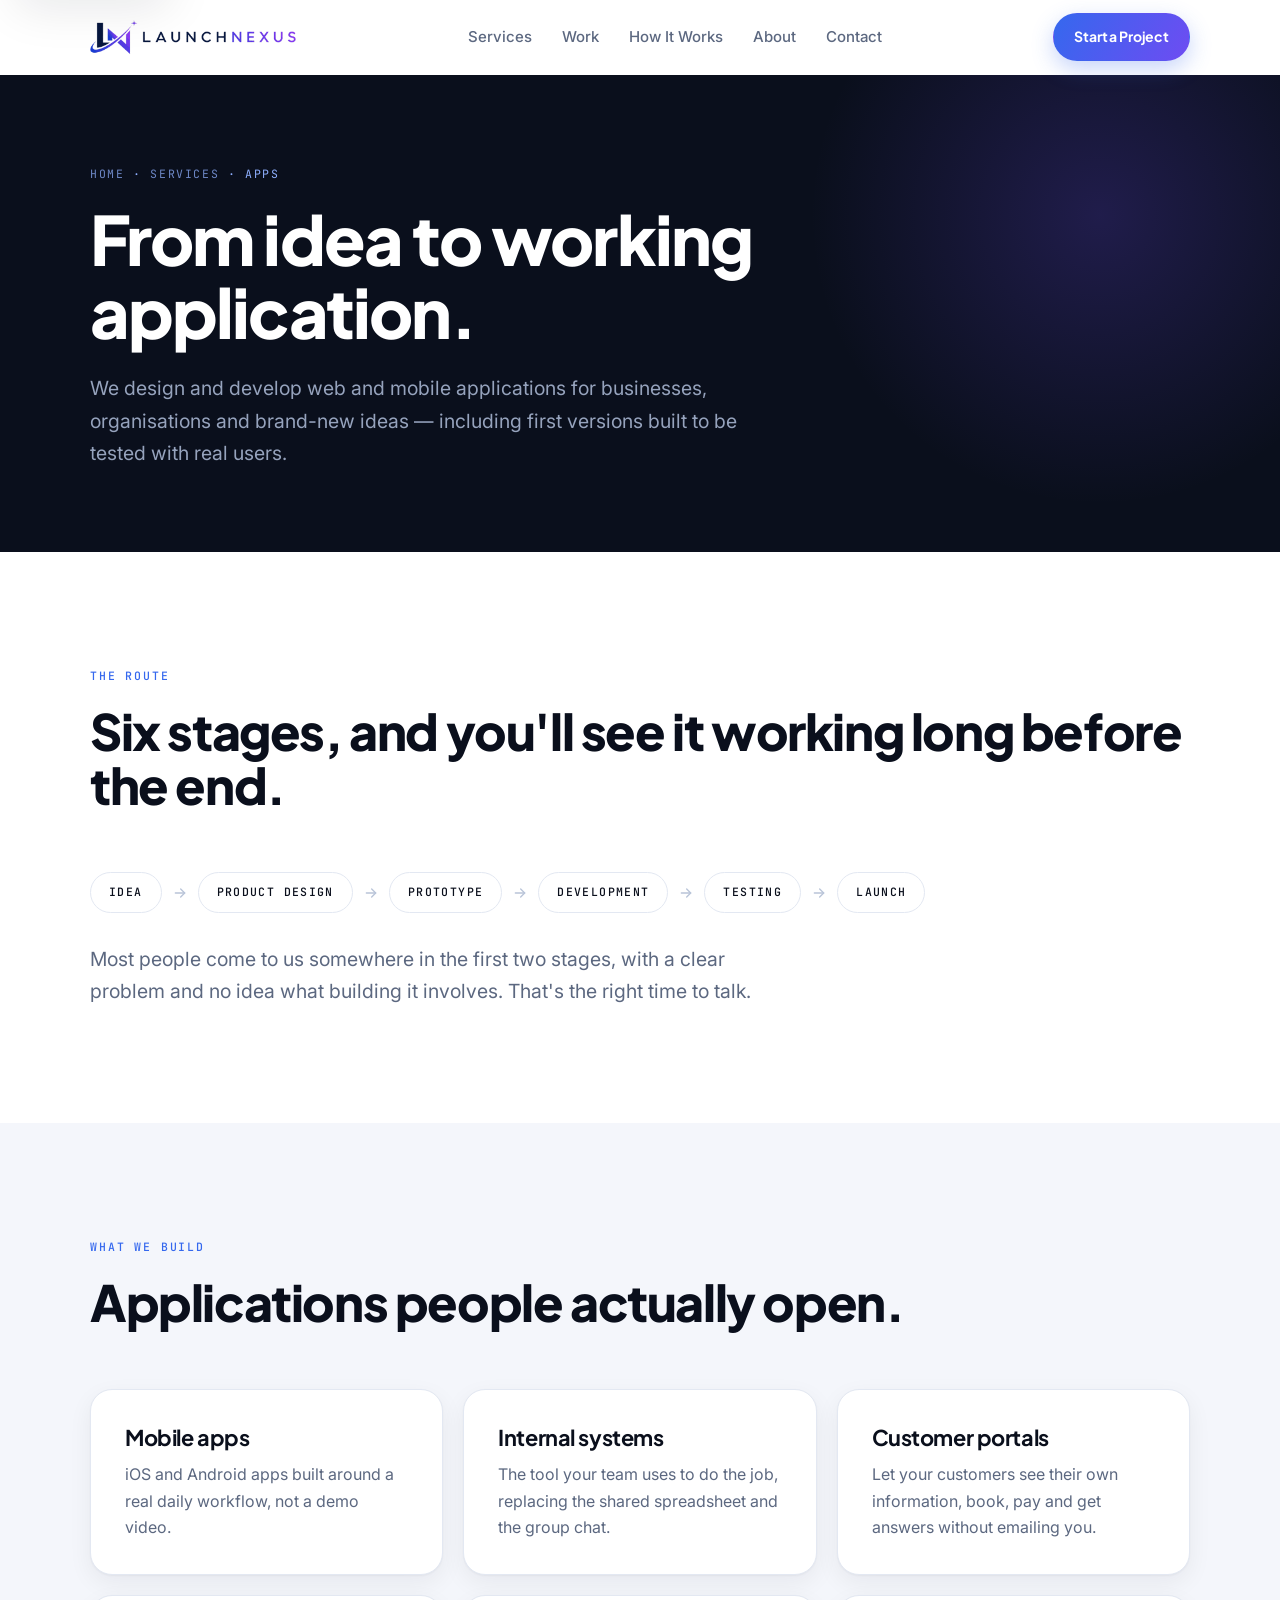
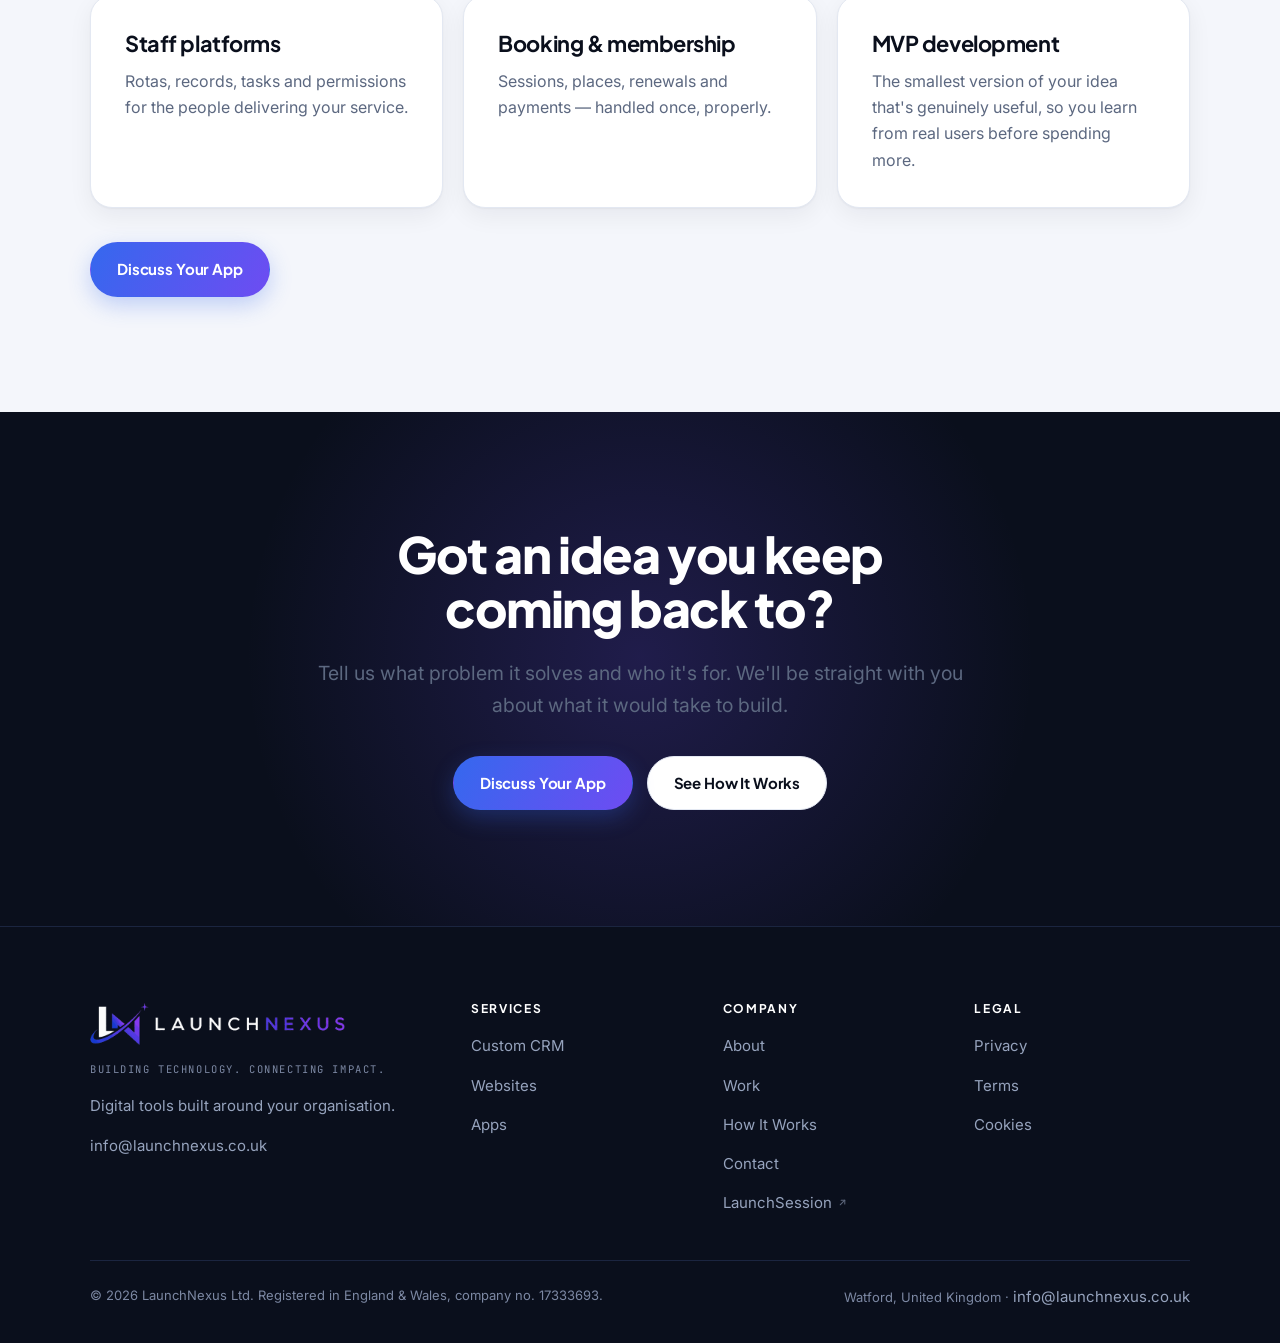
<file: services-apps.html>
<!DOCTYPE html>
<html lang="en-GB">
<head>
<meta charset="utf-8">
<meta name="viewport" content="width=device-width, initial-scale=1">
<title>Web &amp; Mobile App Development | LaunchNexus</title>
<meta name="description" content="Web and mobile applications, internal systems, client portals and MVPs built from your idea.">
<link rel="canonical" href="https://launchnexus.co.uk/services-apps.html">
<meta property="og:title" content="Web &amp; Mobile App Development | LaunchNexus">
<meta property="og:description" content="Web and mobile applications, internal systems, client portals and MVPs built from your idea.">
<meta property="og:type" content="website">
<meta property="og:url" content="https://launchnexus.co.uk/services-apps.html">
<meta name="theme-color" content="#0A0F1C">
<link rel="icon" href="assets/favicon.ico" sizes="any">
<link rel="icon" type="image/png" sizes="32x32" href="assets/favicon-32.png">
<link rel="icon" type="image/png" sizes="192x192" href="assets/favicon-192.png">
<link rel="apple-touch-icon" href="assets/apple-touch-icon.png">
<meta property="og:image" content="https://launchnexus.co.uk/assets/og-image.jpg">
<meta name="twitter:card" content="summary_large_image">

<link rel="preconnect" href="https://fonts.googleapis.com">
<link rel="preconnect" href="https://fonts.gstatic.com" crossorigin>
<link href="https://fonts.googleapis.com/css2?family=Plus+Jakarta+Sans:wght@700;800&family=Inter:wght@400;500;600&family=JetBrains+Mono:wght@400;500&display=swap" rel="stylesheet">
<link rel="stylesheet" href="assets/site.css?v=bc9fc6aacd">
</head>
<body>

<a class="skip-link" href="#main">Skip to content</a>

<header class="site-header">
  <div class="wrap nav">
    <a class="brand" href="index.html"><img src="assets/logo-lockup.png" alt="LaunchNexus" width="376" height="112"></a>
    <nav class="nav-links" aria-label="Primary"><a href="services.html">Services</a><a href="work.html">Work</a><a href="how-it-works.html">How It Works</a><a href="about.html">About</a><a href="contact.html">Contact</a></nav>
    <div class="nav-cta">
      <a class="btn btn--primary" href="contact.html">Start a Project</a>
      <button class="nav-toggle" type="button" aria-expanded="false" aria-controls="drawer" aria-label="Menu"><span></span></button>
    </div>
  </div>
</header>

<nav class="drawer" id="drawer" aria-label="Mobile"><a href="services.html">Services</a><a href="work.html">Work</a><a href="how-it-works.html">How It Works</a><a href="about.html">About</a><a href="contact.html">Contact</a><a class="btn btn--primary" href="contact.html">Start a Project</a></nav>

<main id="main">
<section class="page-hero">
  <div class="wrap">
    <span class="crumb rise"><a href="index.html">Home</a> · <a href="services.html">Services</a> · Apps</span>
    <h1 class="rise">From idea to working application.</h1>
    <p class="lede rise">We design and develop web and mobile applications for businesses, organisations and brand-new ideas — including first versions built to be tested with real users.</p>
  </div>
</section>
<section class="section">
  <div class="wrap">
    <div class="head rise">
      <span class="eyebrow">The route</span>
      <h2>Six stages, and you'll see it working long before the end.</h2>
    </div>
    <div class="rail rise">
      <b>Idea</b><svg viewBox="0 0 24 24" fill="none" stroke="currentColor" stroke-width="2" stroke-linecap="round" stroke-linejoin="round"><path d="M5 12h14"/><path d="m13 6 6 6-6 6"/></svg><b>Product design</b><svg viewBox="0 0 24 24" fill="none" stroke="currentColor" stroke-width="2" stroke-linecap="round" stroke-linejoin="round"><path d="M5 12h14"/><path d="m13 6 6 6-6 6"/></svg><b>Prototype</b><svg viewBox="0 0 24 24" fill="none" stroke="currentColor" stroke-width="2" stroke-linecap="round" stroke-linejoin="round"><path d="M5 12h14"/><path d="m13 6 6 6-6 6"/></svg><b>Development</b><svg viewBox="0 0 24 24" fill="none" stroke="currentColor" stroke-width="2" stroke-linecap="round" stroke-linejoin="round"><path d="M5 12h14"/><path d="m13 6 6 6-6 6"/></svg><b>Testing</b><svg viewBox="0 0 24 24" fill="none" stroke="currentColor" stroke-width="2" stroke-linecap="round" stroke-linejoin="round"><path d="M5 12h14"/><path d="m13 6 6 6-6 6"/></svg><b>Launch</b>
    </div>
    <p class="lede rise" style="margin-top:30px">Most people come to us somewhere in the first two stages, with a clear problem and no idea what building it involves. That's the right time to talk.</p>
  </div>
</section>

<section class="section section--mist">
  <div class="wrap">
    <div class="head rise">
      <span class="eyebrow">What we build</span>
      <h2>Applications people actually open.</h2>
    </div>
    <div class="grid grid-3">
      <article class="card card--hover rise"><h3>Mobile apps</h3><p>iOS and Android apps built around a real daily workflow, not a demo video.</p></article>
      <article class="card card--hover rise"><h3>Internal systems</h3><p>The tool your team uses to do the job, replacing the shared spreadsheet and the group chat.</p></article>
      <article class="card card--hover rise"><h3>Customer portals</h3><p>Let your customers see their own information, book, pay and get answers without emailing you.</p></article>
      <article class="card card--hover rise"><h3>Staff platforms</h3><p>Rotas, records, tasks and permissions for the people delivering your service.</p></article>
      <article class="card card--hover rise"><h3>Booking &amp; membership</h3><p>Sessions, places, renewals and payments — handled once, properly.</p></article>
      <article class="card card--hover rise"><h3>MVP development</h3><p>The smallest version of your idea that's genuinely useful, so you learn from real users before spending more.</p></article>
    </div>
    <div class="btn-row rise"><a class="btn btn--primary" href="contact.html">Discuss Your App</a></div>
  </div>
</section>
<section class="section cta-band">
  <div class="wrap">
    <div class="rise">
      <h2 class="center" style="max-width:19ch">Got an idea you keep coming back to?</h2>
      <p class="lede center" style="margin-top:22px">Tell us what problem it solves and who it's for. We'll be straight with you about what it would take to build.</p>
      <div class="btn-row">
        <a class="btn btn--primary" href="contact.html">Discuss Your App</a>
        <a class="btn btn--ghost" href="how-it-works.html">See How It Works</a>
      </div>
    </div>
  </div>
</section>
</main>

<footer class="site-footer">
  <div class="wrap">
    <div class="foot-grid">
      <div>
        <a class="brand" href="index.html"><img src="assets/logo-lockup-light.png" alt="LaunchNexus" width="376" height="112"></a>
        <p class="foot-tagline">Building technology. Connecting impact.</p>
        <p style="max-width:34ch;font-size:15px">Digital tools built around your organisation.</p>
        <p style="font-size:15px;margin-top:14px"><a href="mailto:info@launchnexus.co.uk">info@launchnexus.co.uk</a></p>
      </div>
      <div><h2 class="foot-h">Services</h2><ul>
        <li><a href="services-crm.html">Custom CRM</a></li>
        <li><a href="services-websites.html">Websites</a></li>
        <li><a href="services-apps.html">Apps</a></li>
      </ul></div>
      <div><h2 class="foot-h">Company</h2><ul>
        <li><a href="about.html">About</a></li>
        <li><a href="work.html">Work</a></li>
        <li><a href="how-it-works.html">How It Works</a></li>
        <li><a href="contact.html">Contact</a></li>
        <li><a href="https://launchsession.co.uk" target="_blank" rel="noopener">LaunchSession<svg class="ext" width="11" height="11" viewBox="0 0 24 24" fill="none" stroke="currentColor" stroke-width="2.2" stroke-linecap="round" stroke-linejoin="round" aria-hidden="true"><path d="M7 17 17 7"/><path d="M9 7h8v8"/></svg><span class="sr-only"> (opens in a new tab)</span></a></li>
      </ul></div>
      <div><h2 class="foot-h">Legal</h2><ul>
        <li><a href="privacy.html">Privacy</a></li>
        <li><a href="terms.html">Terms</a></li>
        <li><a href="cookies.html">Cookies</a></li>
      </ul></div>
    </div>
    <div class="foot-note">
      <p>© <span data-year>2026</span> LaunchNexus Ltd. Registered in England &amp; Wales, company no. 17333693.</p>
      <p>Watford, United Kingdom · <a href="mailto:info@launchnexus.co.uk">info@launchnexus.co.uk</a></p>
    </div>
  </div>
</footer>

<script src="assets/site.js?v=bc9fc6aacd" defer></script>
</body>
</html>
</file>
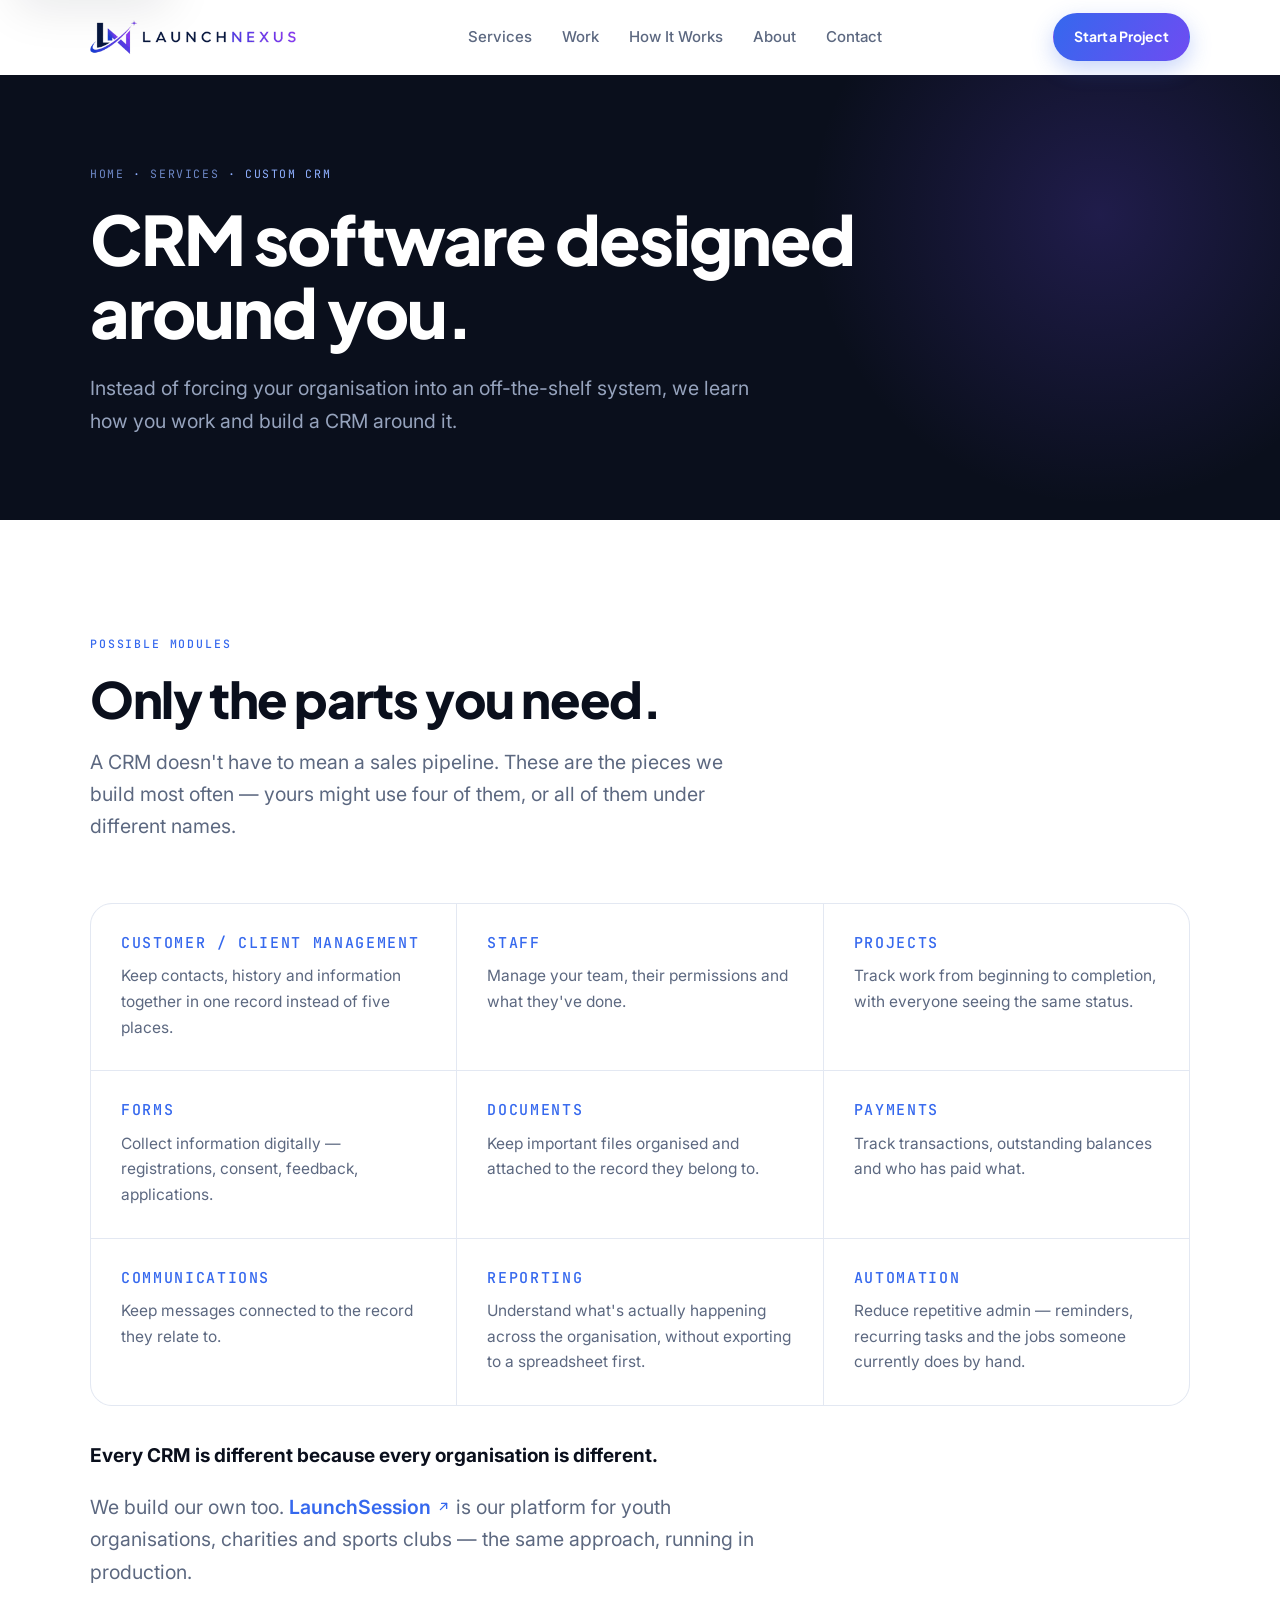
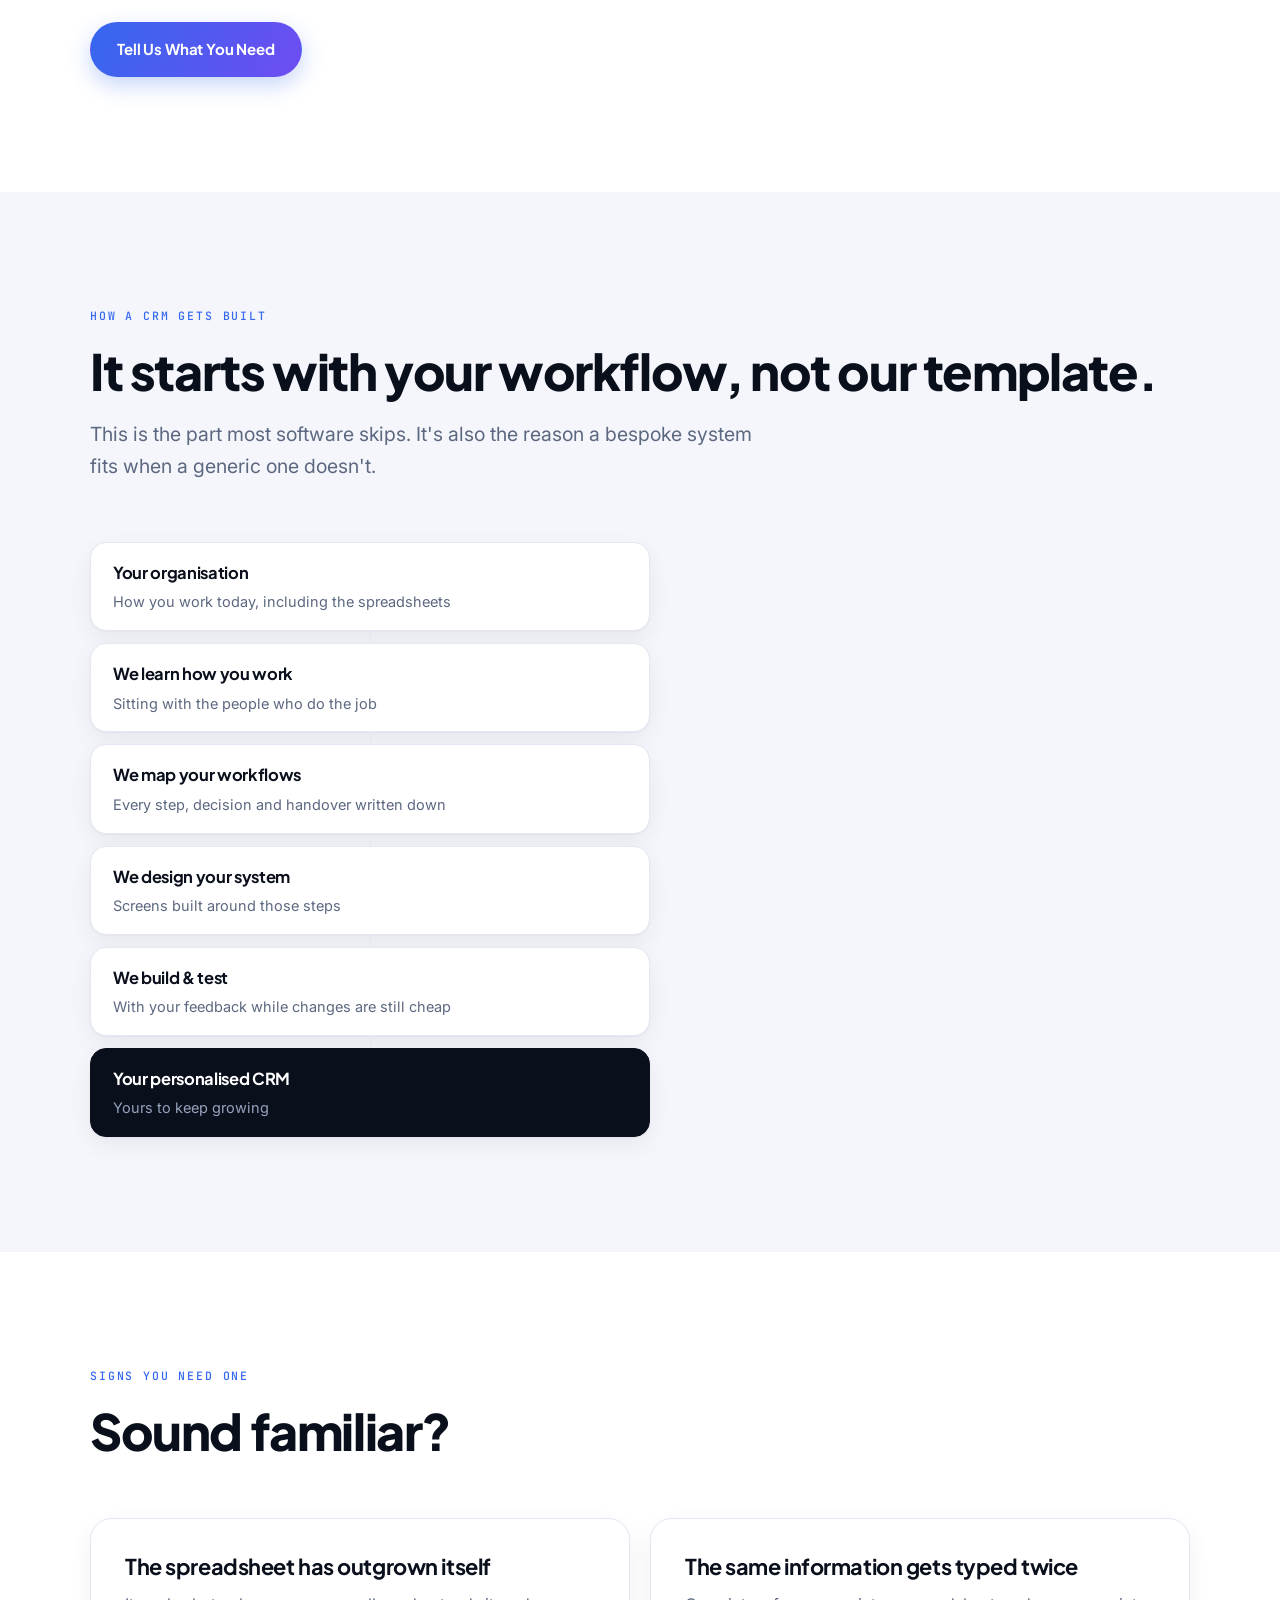
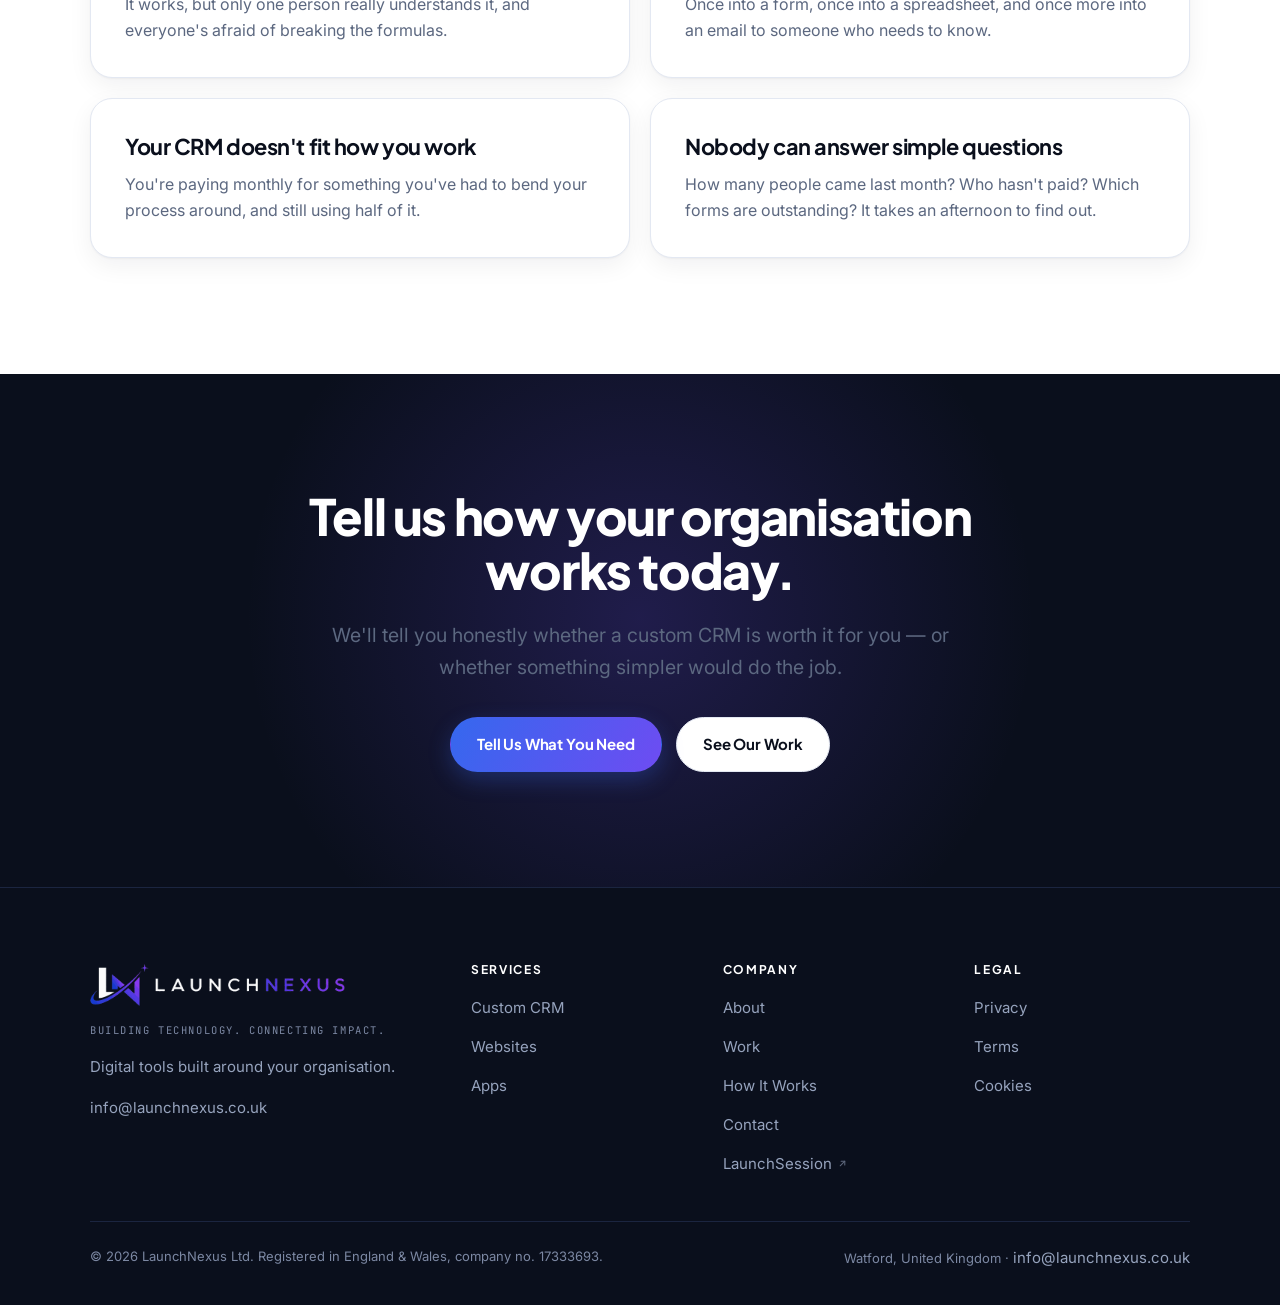
<file: services-crm.html>
<!DOCTYPE html>
<html lang="en-GB">
<head>
<meta charset="utf-8">
<meta name="viewport" content="width=device-width, initial-scale=1">
<title>Custom CRM Development | LaunchNexus</title>
<meta name="description" content="Bespoke CRM systems built around your workflow — clients, staff, bookings, payments, forms and reporting.">
<link rel="canonical" href="https://launchnexus.co.uk/services-crm.html">
<meta property="og:title" content="Custom CRM Development | LaunchNexus">
<meta property="og:description" content="Bespoke CRM systems built around your workflow — clients, staff, bookings, payments, forms and reporting.">
<meta property="og:type" content="website">
<meta property="og:url" content="https://launchnexus.co.uk/services-crm.html">
<meta name="theme-color" content="#0A0F1C">
<link rel="icon" href="assets/favicon.ico" sizes="any">
<link rel="icon" type="image/png" sizes="32x32" href="assets/favicon-32.png">
<link rel="icon" type="image/png" sizes="192x192" href="assets/favicon-192.png">
<link rel="apple-touch-icon" href="assets/apple-touch-icon.png">
<meta property="og:image" content="https://launchnexus.co.uk/assets/og-image.jpg">
<meta name="twitter:card" content="summary_large_image">

<link rel="preconnect" href="https://fonts.googleapis.com">
<link rel="preconnect" href="https://fonts.gstatic.com" crossorigin>
<link href="https://fonts.googleapis.com/css2?family=Plus+Jakarta+Sans:wght@700;800&family=Inter:wght@400;500;600&family=JetBrains+Mono:wght@400;500&display=swap" rel="stylesheet">
<link rel="stylesheet" href="assets/site.css?v=bc9fc6aacd">
</head>
<body>

<a class="skip-link" href="#main">Skip to content</a>

<header class="site-header">
  <div class="wrap nav">
    <a class="brand" href="index.html"><img src="assets/logo-lockup.png" alt="LaunchNexus" width="376" height="112"></a>
    <nav class="nav-links" aria-label="Primary"><a href="services.html">Services</a><a href="work.html">Work</a><a href="how-it-works.html">How It Works</a><a href="about.html">About</a><a href="contact.html">Contact</a></nav>
    <div class="nav-cta">
      <a class="btn btn--primary" href="contact.html">Start a Project</a>
      <button class="nav-toggle" type="button" aria-expanded="false" aria-controls="drawer" aria-label="Menu"><span></span></button>
    </div>
  </div>
</header>

<nav class="drawer" id="drawer" aria-label="Mobile"><a href="services.html">Services</a><a href="work.html">Work</a><a href="how-it-works.html">How It Works</a><a href="about.html">About</a><a href="contact.html">Contact</a><a class="btn btn--primary" href="contact.html">Start a Project</a></nav>

<main id="main">
<section class="page-hero">
  <div class="wrap">
    <span class="crumb rise"><a href="index.html">Home</a> · <a href="services.html">Services</a> · Custom CRM</span>
    <h1 class="rise">CRM software designed around you.</h1>
    <p class="lede rise">Instead of forcing your organisation into an off-the-shelf system, we learn how you work and build a CRM around it.</p>
  </div>
</section>
<section class="section">
  <div class="wrap">
    <div class="head rise">
      <span class="eyebrow">Possible modules</span>
      <h2>Only the parts you need.</h2>
      <p class="lede">A CRM doesn't have to mean a sales pipeline. These are the pieces we build most often — yours might use four of them, or all of them under different names.</p>
    </div>
    <div class="modules rise">
<div class="module"><h3>Customer / client management</h3><p>Keep contacts, history and information together in one record instead of five places.</p></div><div class="module"><h3>Staff</h3><p>Manage your team, their permissions and what they've done.</p></div><div class="module"><h3>Projects</h3><p>Track work from beginning to completion, with everyone seeing the same status.</p></div><div class="module"><h3>Forms</h3><p>Collect information digitally — registrations, consent, feedback, applications.</p></div><div class="module"><h3>Documents</h3><p>Keep important files organised and attached to the record they belong to.</p></div><div class="module"><h3>Payments</h3><p>Track transactions, outstanding balances and who has paid what.</p></div><div class="module"><h3>Communications</h3><p>Keep messages connected to the record they relate to.</p></div><div class="module"><h3>Reporting</h3><p>Understand what's actually happening across the organisation, without exporting to a spreadsheet first.</p></div><div class="module"><h3>Automation</h3><p>Reduce repetitive admin — reminders, recurring tasks and the jobs someone currently does by hand.</p></div>
    </div>
    <p class="lede rise" style="margin-top:34px;font-size:19px;color:var(--text)"><strong>Every CRM is different because every organisation is different.</strong></p>
    <p class="lede rise" style="margin-top:18px">We build our own too. <a href="https://launchsession.co.uk" target="_blank" rel="noopener" style="color:var(--accent);font-weight:600;text-decoration:none">LaunchSession <svg width="15" height="15" viewBox="0 0 24 24" fill="none" stroke="currentColor" stroke-width="2.2" stroke-linecap="round" stroke-linejoin="round" aria-hidden="true"><path d="M7 17 17 7"/><path d="M9 7h8v8"/></svg><span class="sr-only"> (opens in a new tab)</span></a> is our platform for youth organisations, charities and sports clubs — the same approach, running in production.</p>
    <div class="btn-row rise"><a class="btn btn--primary" href="contact.html">Tell Us What You Need</a></div>
  </div>
</section>

<section class="section section--mist">
  <div class="wrap">
    <div class="head rise">
      <span class="eyebrow">How a CRM gets built</span>
      <h2>It starts with your workflow, not our template.</h2>
      <p class="lede">This is the part most software skips. It's also the reason a bespoke system fits when a generic one doesn't.</p>
    </div>
    <div class="flow rise">
      <div class="flow-item">Your organisation<span>How you work today, including the spreadsheets</span></div>
      <div class="flow-item">We learn how you work<span>Sitting with the people who do the job</span></div>
      <div class="flow-item">We map your workflows<span>Every step, decision and handover written down</span></div>
      <div class="flow-item">We design your system<span>Screens built around those steps</span></div>
      <div class="flow-item">We build &amp; test<span>With your feedback while changes are still cheap</span></div>
      <div class="flow-item is-end">Your personalised CRM<span>Yours to keep growing</span></div>
    </div>
  </div>
</section>

<section class="section">
  <div class="wrap">
    <div class="head rise">
      <span class="eyebrow">Signs you need one</span>
      <h2>Sound familiar?</h2>
    </div>
    <div class="grid grid-2">
      <article class="card rise"><h3>The spreadsheet has outgrown itself</h3><p>It works, but only one person really understands it, and everyone's afraid of breaking the formulas.</p></article>
      <article class="card rise"><h3>The same information gets typed twice</h3><p>Once into a form, once into a spreadsheet, and once more into an email to someone who needs to know.</p></article>
      <article class="card rise"><h3>Your CRM doesn't fit how you work</h3><p>You're paying monthly for something you've had to bend your process around, and still using half of it.</p></article>
      <article class="card rise"><h3>Nobody can answer simple questions</h3><p>How many people came last month? Who hasn't paid? Which forms are outstanding? It takes an afternoon to find out.</p></article>
    </div>
  </div>
</section>
<section class="section cta-band">
  <div class="wrap">
    <div class="rise">
      <h2 class="center" style="max-width:19ch">Tell us how your organisation works today.</h2>
      <p class="lede center" style="margin-top:22px">We'll tell you honestly whether a custom CRM is worth it for you — or whether something simpler would do the job.</p>
      <div class="btn-row">
        <a class="btn btn--primary" href="contact.html">Tell Us What You Need</a>
        <a class="btn btn--ghost" href="work.html">See Our Work</a>
      </div>
    </div>
  </div>
</section>
</main>

<footer class="site-footer">
  <div class="wrap">
    <div class="foot-grid">
      <div>
        <a class="brand" href="index.html"><img src="assets/logo-lockup-light.png" alt="LaunchNexus" width="376" height="112"></a>
        <p class="foot-tagline">Building technology. Connecting impact.</p>
        <p style="max-width:34ch;font-size:15px">Digital tools built around your organisation.</p>
        <p style="font-size:15px;margin-top:14px"><a href="mailto:info@launchnexus.co.uk">info@launchnexus.co.uk</a></p>
      </div>
      <div><h2 class="foot-h">Services</h2><ul>
        <li><a href="services-crm.html">Custom CRM</a></li>
        <li><a href="services-websites.html">Websites</a></li>
        <li><a href="services-apps.html">Apps</a></li>
      </ul></div>
      <div><h2 class="foot-h">Company</h2><ul>
        <li><a href="about.html">About</a></li>
        <li><a href="work.html">Work</a></li>
        <li><a href="how-it-works.html">How It Works</a></li>
        <li><a href="contact.html">Contact</a></li>
        <li><a href="https://launchsession.co.uk" target="_blank" rel="noopener">LaunchSession<svg class="ext" width="11" height="11" viewBox="0 0 24 24" fill="none" stroke="currentColor" stroke-width="2.2" stroke-linecap="round" stroke-linejoin="round" aria-hidden="true"><path d="M7 17 17 7"/><path d="M9 7h8v8"/></svg><span class="sr-only"> (opens in a new tab)</span></a></li>
      </ul></div>
      <div><h2 class="foot-h">Legal</h2><ul>
        <li><a href="privacy.html">Privacy</a></li>
        <li><a href="terms.html">Terms</a></li>
        <li><a href="cookies.html">Cookies</a></li>
      </ul></div>
    </div>
    <div class="foot-note">
      <p>© <span data-year>2026</span> LaunchNexus Ltd. Registered in England &amp; Wales, company no. 17333693.</p>
      <p>Watford, United Kingdom · <a href="mailto:info@launchnexus.co.uk">info@launchnexus.co.uk</a></p>
    </div>
  </div>
</footer>

<script src="assets/site.js?v=bc9fc6aacd" defer></script>
</body>
</html>
</file>
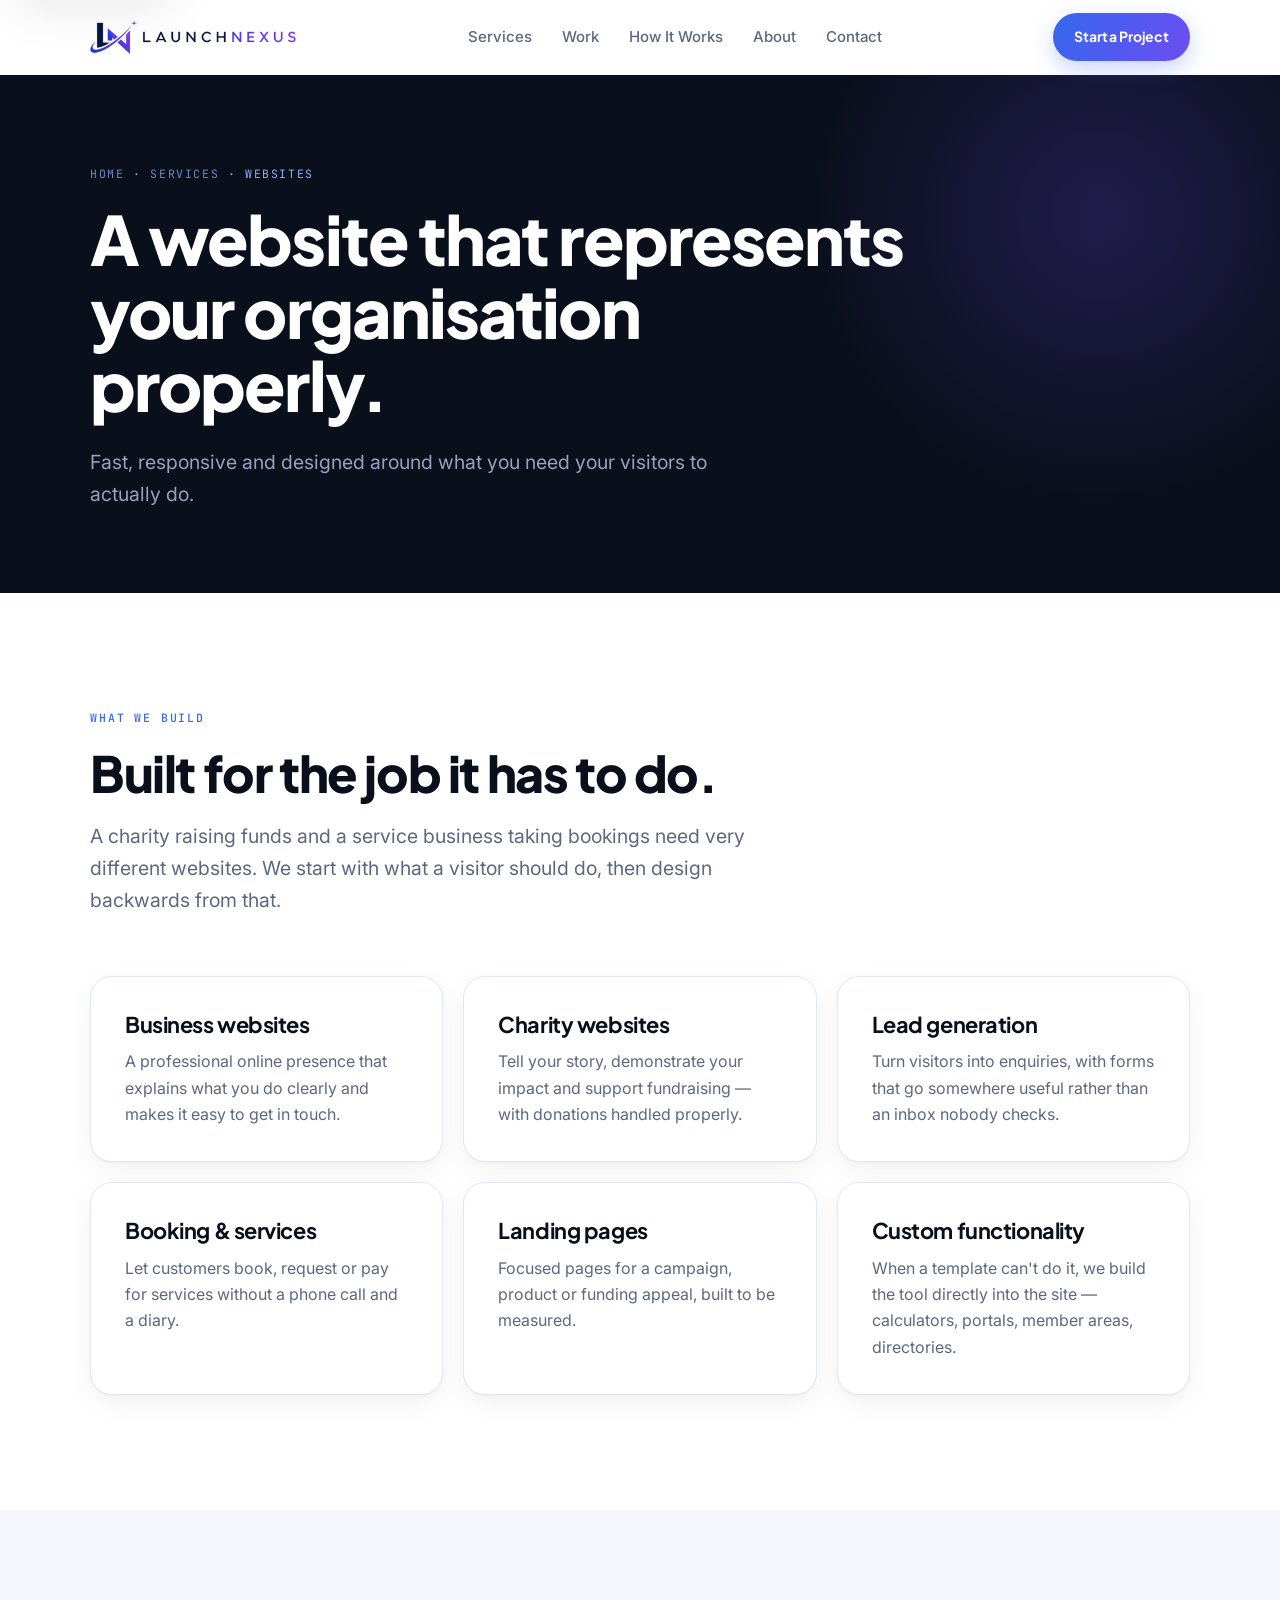
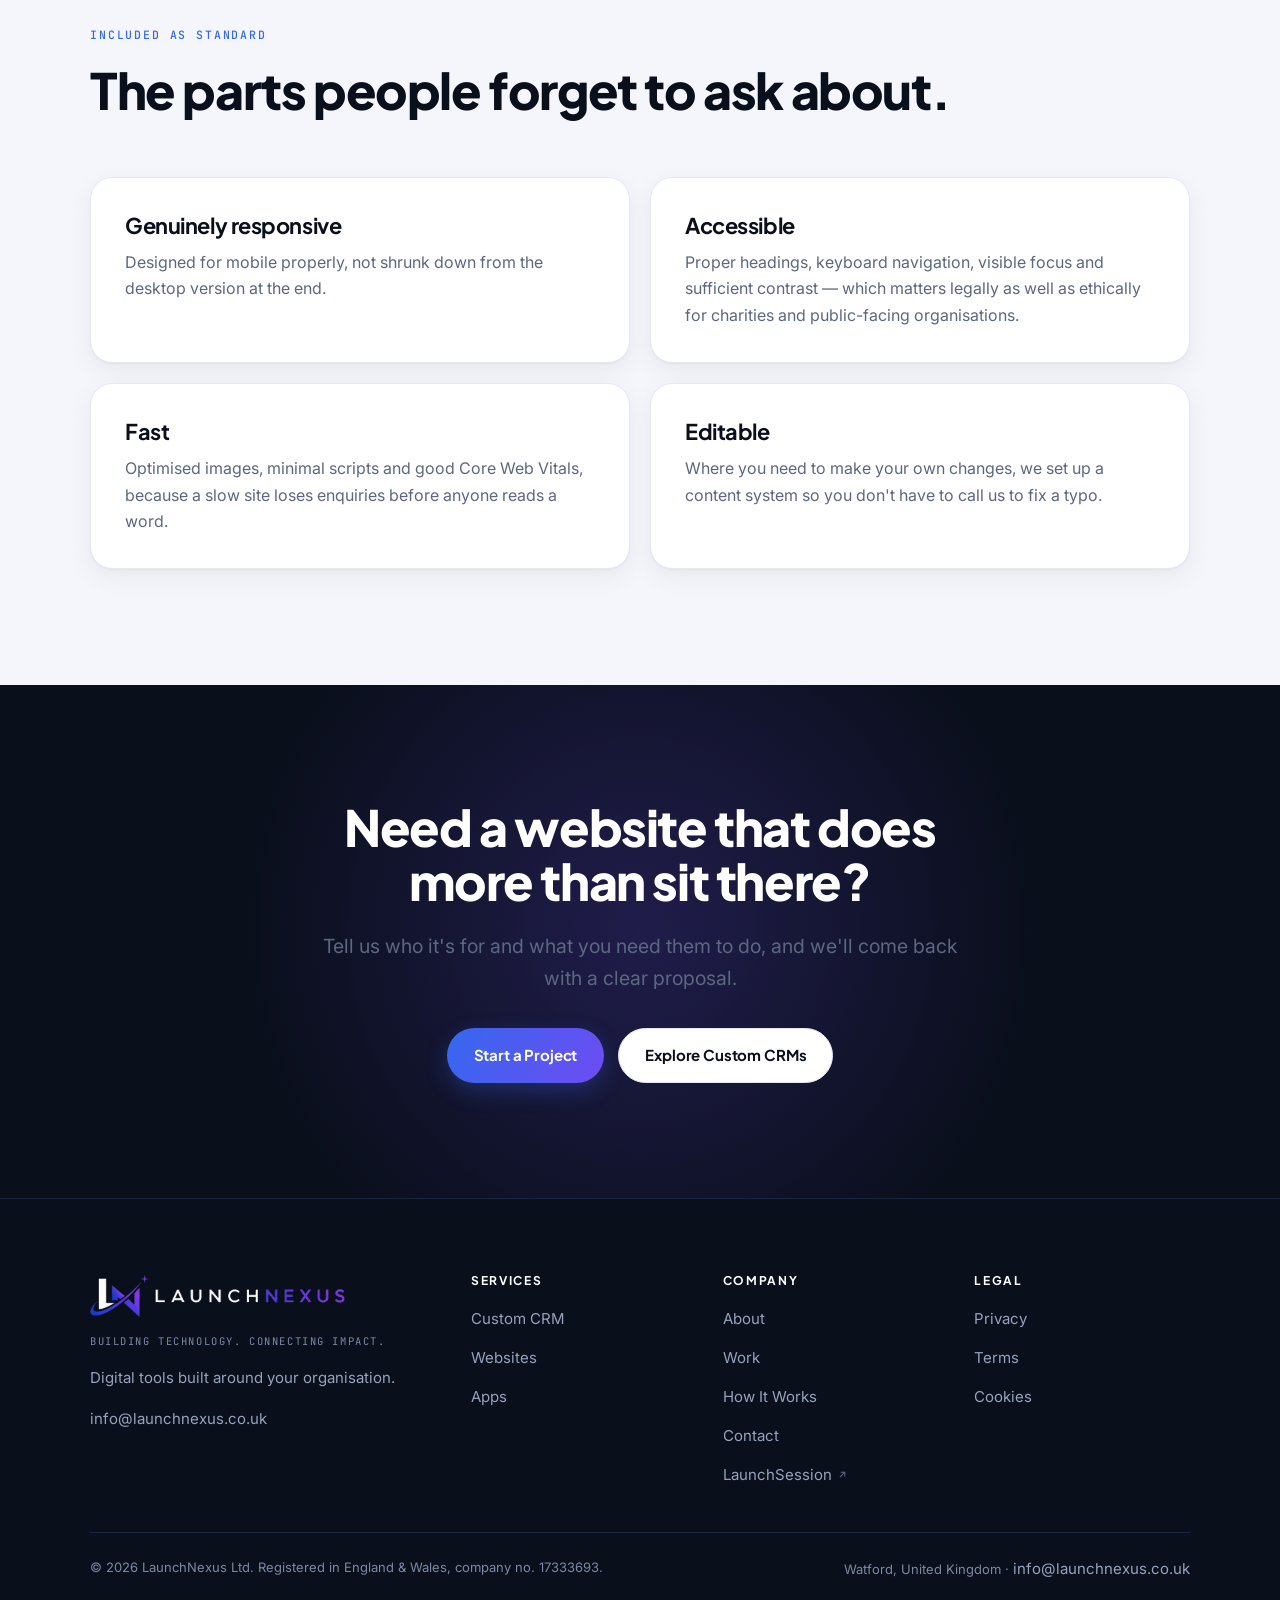
<file: services-websites.html>
<!DOCTYPE html>
<html lang="en-GB">
<head>
<meta charset="utf-8">
<meta name="viewport" content="width=device-width, initial-scale=1">
<title>Website Design &amp; Development | LaunchNexus</title>
<meta name="description" content="Fast, responsive, accessible websites for charities, service businesses and growing organisations.">
<link rel="canonical" href="https://launchnexus.co.uk/services-websites.html">
<meta property="og:title" content="Website Design &amp; Development | LaunchNexus">
<meta property="og:description" content="Fast, responsive, accessible websites for charities, service businesses and growing organisations.">
<meta property="og:type" content="website">
<meta property="og:url" content="https://launchnexus.co.uk/services-websites.html">
<meta name="theme-color" content="#0A0F1C">
<link rel="icon" href="assets/favicon.ico" sizes="any">
<link rel="icon" type="image/png" sizes="32x32" href="assets/favicon-32.png">
<link rel="icon" type="image/png" sizes="192x192" href="assets/favicon-192.png">
<link rel="apple-touch-icon" href="assets/apple-touch-icon.png">
<meta property="og:image" content="https://launchnexus.co.uk/assets/og-image.jpg">
<meta name="twitter:card" content="summary_large_image">

<link rel="preconnect" href="https://fonts.googleapis.com">
<link rel="preconnect" href="https://fonts.gstatic.com" crossorigin>
<link href="https://fonts.googleapis.com/css2?family=Plus+Jakarta+Sans:wght@700;800&family=Inter:wght@400;500;600&family=JetBrains+Mono:wght@400;500&display=swap" rel="stylesheet">
<link rel="stylesheet" href="assets/site.css?v=bc9fc6aacd">
</head>
<body>

<a class="skip-link" href="#main">Skip to content</a>

<header class="site-header">
  <div class="wrap nav">
    <a class="brand" href="index.html"><img src="assets/logo-lockup.png" alt="LaunchNexus" width="376" height="112"></a>
    <nav class="nav-links" aria-label="Primary"><a href="services.html">Services</a><a href="work.html">Work</a><a href="how-it-works.html">How It Works</a><a href="about.html">About</a><a href="contact.html">Contact</a></nav>
    <div class="nav-cta">
      <a class="btn btn--primary" href="contact.html">Start a Project</a>
      <button class="nav-toggle" type="button" aria-expanded="false" aria-controls="drawer" aria-label="Menu"><span></span></button>
    </div>
  </div>
</header>

<nav class="drawer" id="drawer" aria-label="Mobile"><a href="services.html">Services</a><a href="work.html">Work</a><a href="how-it-works.html">How It Works</a><a href="about.html">About</a><a href="contact.html">Contact</a><a class="btn btn--primary" href="contact.html">Start a Project</a></nav>

<main id="main">
<section class="page-hero">
  <div class="wrap">
    <span class="crumb rise"><a href="index.html">Home</a> · <a href="services.html">Services</a> · Websites</span>
    <h1 class="rise">A website that represents your organisation properly.</h1>
    <p class="lede rise">Fast, responsive and designed around what you need your visitors to actually do.</p>
  </div>
</section>
<section class="section">
  <div class="wrap">
    <div class="head rise">
      <span class="eyebrow">What we build</span>
      <h2>Built for the job it has to do.</h2>
      <p class="lede">A charity raising funds and a service business taking bookings need very different websites. We start with what a visitor should do, then design backwards from that.</p>
    </div>
    <div class="grid grid-3">
      <article class="card card--hover rise"><h3>Business websites</h3><p>A professional online presence that explains what you do clearly and makes it easy to get in touch.</p></article>
      <article class="card card--hover rise"><h3>Charity websites</h3><p>Tell your story, demonstrate your impact and support fundraising — with donations handled properly.</p></article>
      <article class="card card--hover rise"><h3>Lead generation</h3><p>Turn visitors into enquiries, with forms that go somewhere useful rather than an inbox nobody checks.</p></article>
      <article class="card card--hover rise"><h3>Booking &amp; services</h3><p>Let customers book, request or pay for services without a phone call and a diary.</p></article>
      <article class="card card--hover rise"><h3>Landing pages</h3><p>Focused pages for a campaign, product or funding appeal, built to be measured.</p></article>
      <article class="card card--hover rise"><h3>Custom functionality</h3><p>When a template can't do it, we build the tool directly into the site — calculators, portals, member areas, directories.</p></article>
    </div>
  </div>
</section>

<section class="section section--mist">
  <div class="wrap">
    <div class="head rise">
      <span class="eyebrow">Included as standard</span>
      <h2>The parts people forget to ask about.</h2>
    </div>
    <div class="grid grid-2">
      <article class="card rise"><h3>Genuinely responsive</h3><p>Designed for mobile properly, not shrunk down from the desktop version at the end.</p></article>
      <article class="card rise"><h3>Accessible</h3><p>Proper headings, keyboard navigation, visible focus and sufficient contrast — which matters legally as well as ethically for charities and public-facing organisations.</p></article>
      <article class="card rise"><h3>Fast</h3><p>Optimised images, minimal scripts and good Core Web Vitals, because a slow site loses enquiries before anyone reads a word.</p></article>
      <article class="card rise"><h3>Editable</h3><p>Where you need to make your own changes, we set up a content system so you don't have to call us to fix a typo.</p></article>
    </div>
  </div>
</section>
<section class="section cta-band">
  <div class="wrap">
    <div class="rise">
      <h2 class="center" style="max-width:19ch">Need a website that does more than sit there?</h2>
      <p class="lede center" style="margin-top:22px">Tell us who it's for and what you need them to do, and we'll come back with a clear proposal.</p>
      <div class="btn-row">
        <a class="btn btn--primary" href="contact.html">Start a Project</a>
        <a class="btn btn--ghost" href="services-crm.html">Explore Custom CRMs</a>
      </div>
    </div>
  </div>
</section>
</main>

<footer class="site-footer">
  <div class="wrap">
    <div class="foot-grid">
      <div>
        <a class="brand" href="index.html"><img src="assets/logo-lockup-light.png" alt="LaunchNexus" width="376" height="112"></a>
        <p class="foot-tagline">Building technology. Connecting impact.</p>
        <p style="max-width:34ch;font-size:15px">Digital tools built around your organisation.</p>
        <p style="font-size:15px;margin-top:14px"><a href="mailto:info@launchnexus.co.uk">info@launchnexus.co.uk</a></p>
      </div>
      <div><h2 class="foot-h">Services</h2><ul>
        <li><a href="services-crm.html">Custom CRM</a></li>
        <li><a href="services-websites.html">Websites</a></li>
        <li><a href="services-apps.html">Apps</a></li>
      </ul></div>
      <div><h2 class="foot-h">Company</h2><ul>
        <li><a href="about.html">About</a></li>
        <li><a href="work.html">Work</a></li>
        <li><a href="how-it-works.html">How It Works</a></li>
        <li><a href="contact.html">Contact</a></li>
        <li><a href="https://launchsession.co.uk" target="_blank" rel="noopener">LaunchSession<svg class="ext" width="11" height="11" viewBox="0 0 24 24" fill="none" stroke="currentColor" stroke-width="2.2" stroke-linecap="round" stroke-linejoin="round" aria-hidden="true"><path d="M7 17 17 7"/><path d="M9 7h8v8"/></svg><span class="sr-only"> (opens in a new tab)</span></a></li>
      </ul></div>
      <div><h2 class="foot-h">Legal</h2><ul>
        <li><a href="privacy.html">Privacy</a></li>
        <li><a href="terms.html">Terms</a></li>
        <li><a href="cookies.html">Cookies</a></li>
      </ul></div>
    </div>
    <div class="foot-note">
      <p>© <span data-year>2026</span> LaunchNexus Ltd. Registered in England &amp; Wales, company no. 17333693.</p>
      <p>Watford, United Kingdom · <a href="mailto:info@launchnexus.co.uk">info@launchnexus.co.uk</a></p>
    </div>
  </div>
</footer>

<script src="assets/site.js?v=bc9fc6aacd" defer></script>
</body>
</html>
</file>
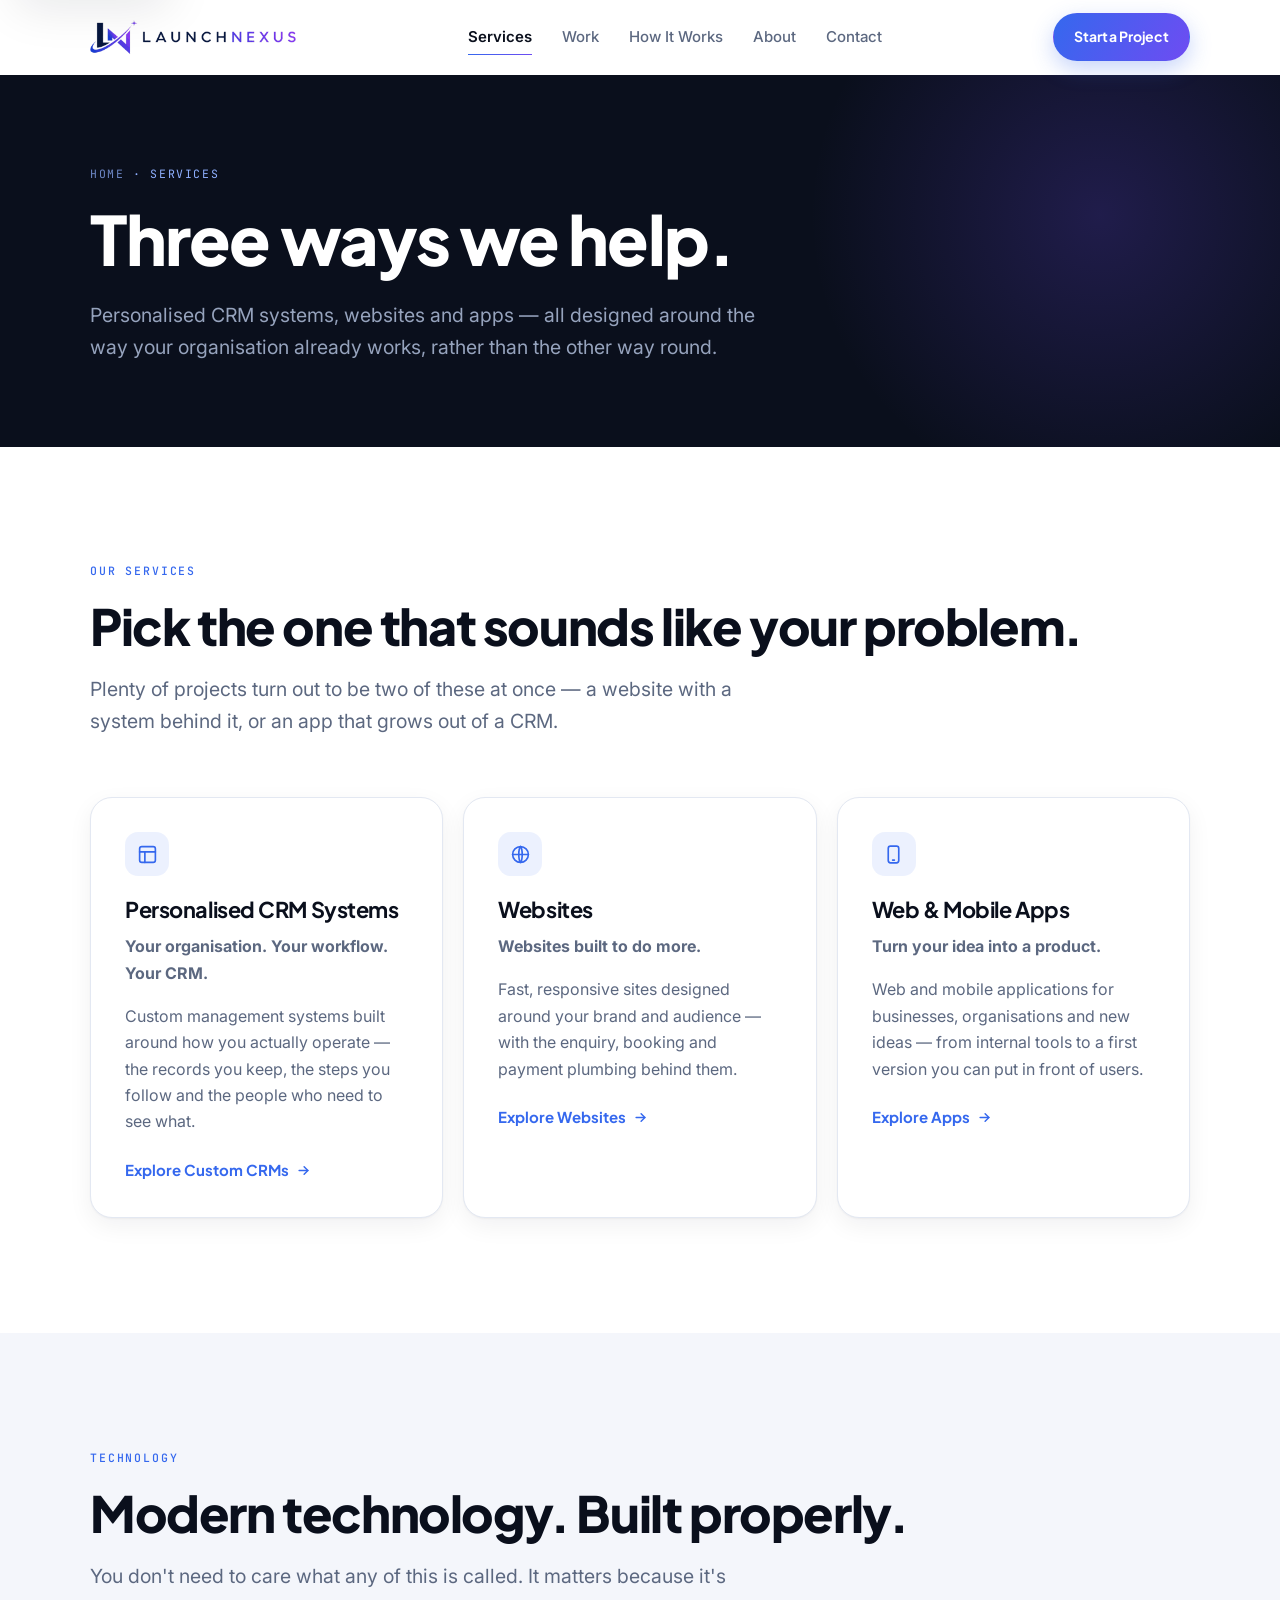
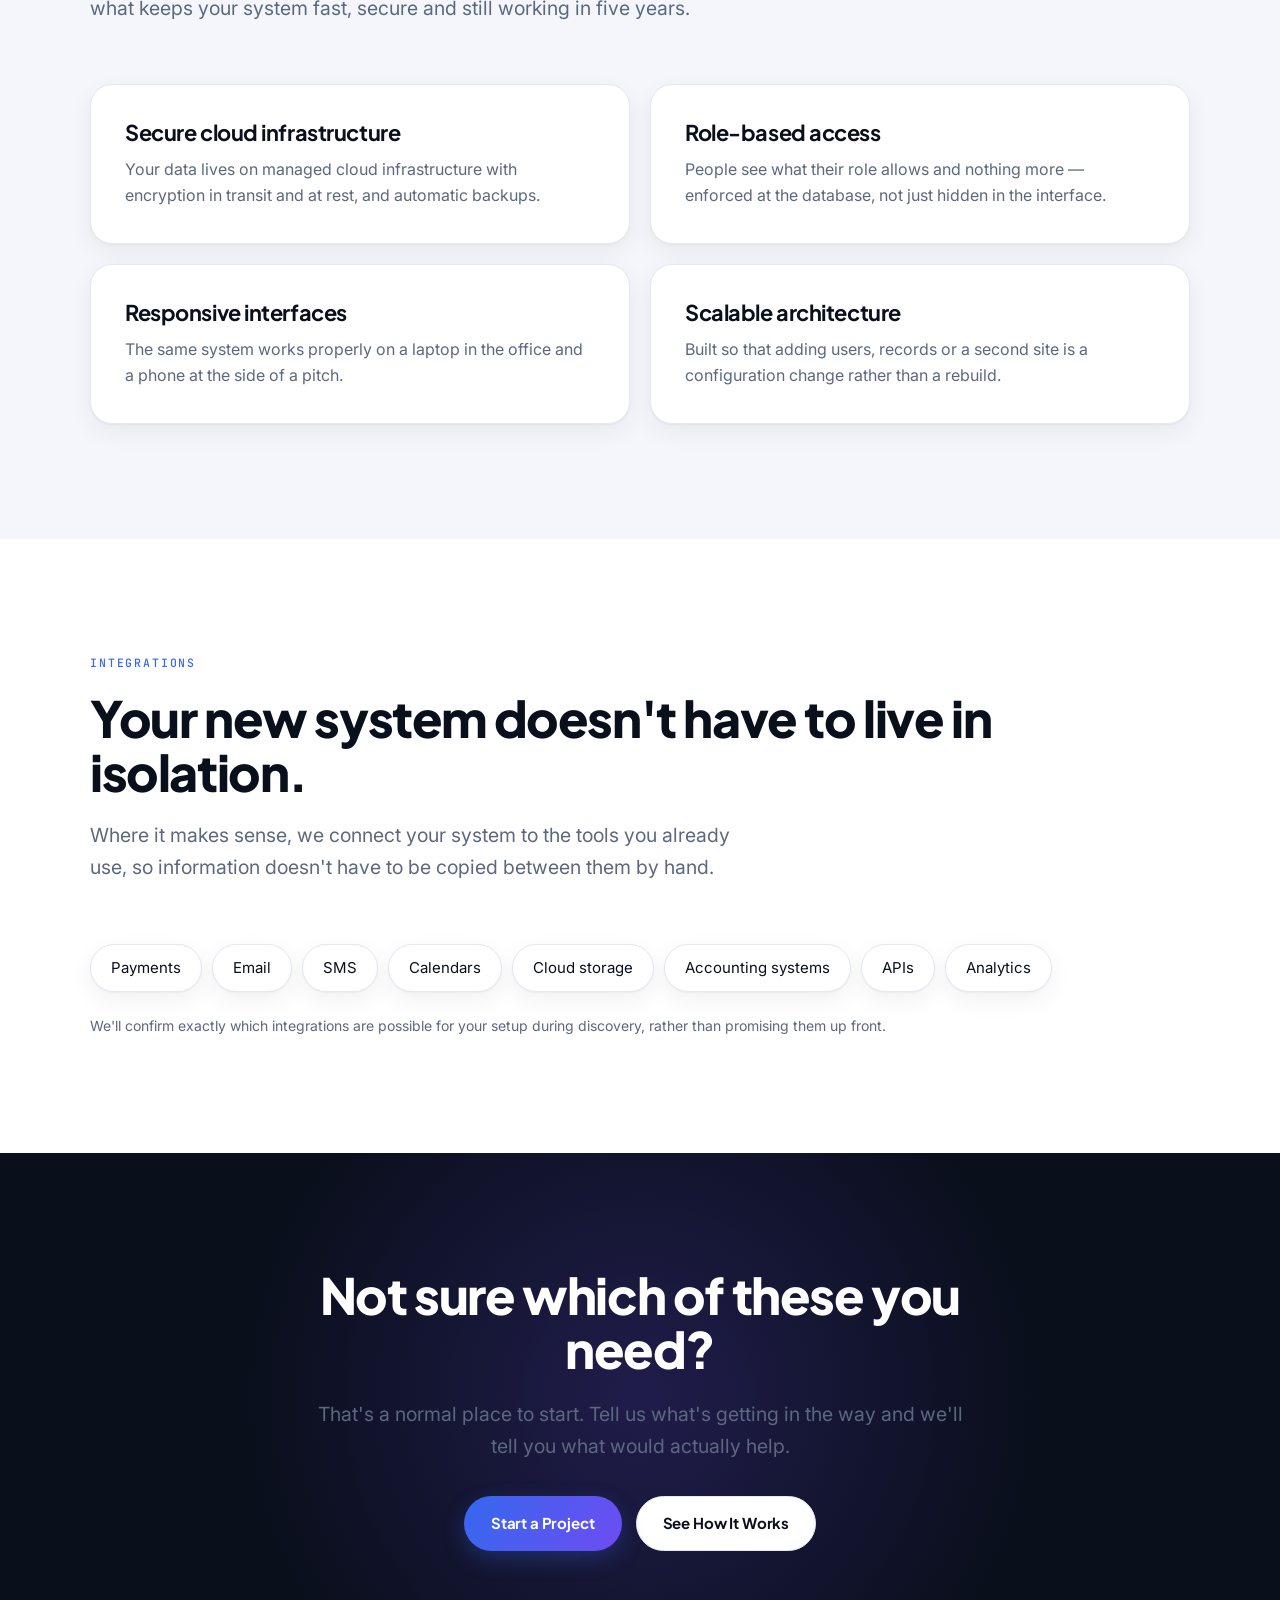
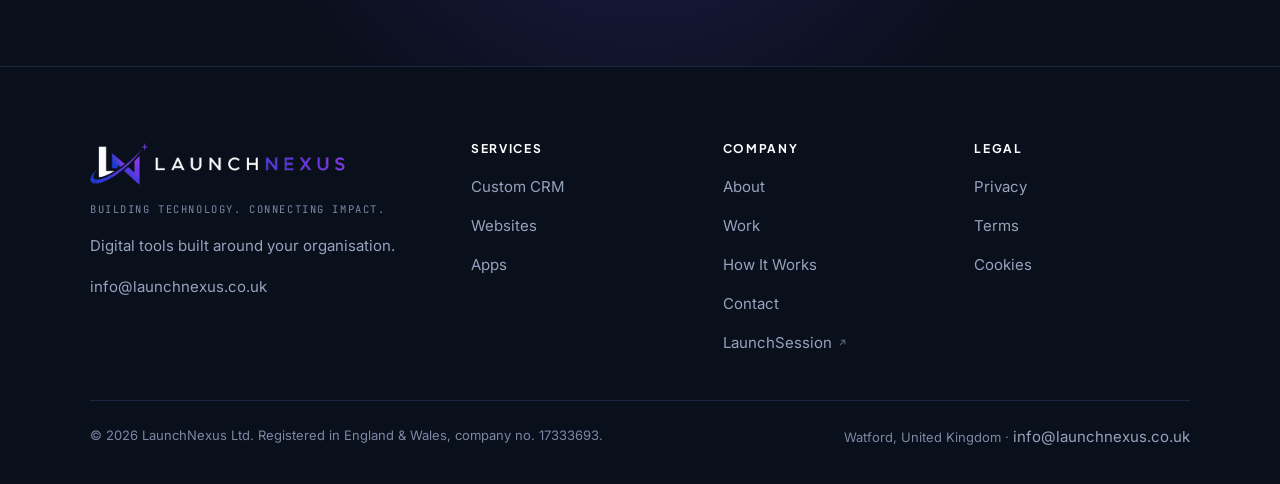
<file: services.html>
<!DOCTYPE html>
<html lang="en-GB">
<head>
<meta charset="utf-8">
<meta name="viewport" content="width=device-width, initial-scale=1">
<title>Services | LaunchNexus</title>
<meta name="description" content="Personalised CRM systems, websites and apps designed around the way your organisation works.">
<link rel="canonical" href="https://launchnexus.co.uk/services.html">
<meta property="og:title" content="Services | LaunchNexus">
<meta property="og:description" content="Personalised CRM systems, websites and apps designed around the way your organisation works.">
<meta property="og:type" content="website">
<meta property="og:url" content="https://launchnexus.co.uk/services.html">
<meta name="theme-color" content="#0A0F1C">
<link rel="icon" href="assets/favicon.ico" sizes="any">
<link rel="icon" type="image/png" sizes="32x32" href="assets/favicon-32.png">
<link rel="icon" type="image/png" sizes="192x192" href="assets/favicon-192.png">
<link rel="apple-touch-icon" href="assets/apple-touch-icon.png">
<meta property="og:image" content="https://launchnexus.co.uk/assets/og-image.jpg">
<meta name="twitter:card" content="summary_large_image">

<link rel="preconnect" href="https://fonts.googleapis.com">
<link rel="preconnect" href="https://fonts.gstatic.com" crossorigin>
<link href="https://fonts.googleapis.com/css2?family=Plus+Jakarta+Sans:wght@700;800&family=Inter:wght@400;500;600&family=JetBrains+Mono:wght@400;500&display=swap" rel="stylesheet">
<link rel="stylesheet" href="assets/site.css?v=bc9fc6aacd">
</head>
<body>

<a class="skip-link" href="#main">Skip to content</a>

<header class="site-header">
  <div class="wrap nav">
    <a class="brand" href="index.html"><img src="assets/logo-lockup.png" alt="LaunchNexus" width="376" height="112"></a>
    <nav class="nav-links" aria-label="Primary"><a href="services.html" aria-current="page">Services</a><a href="work.html">Work</a><a href="how-it-works.html">How It Works</a><a href="about.html">About</a><a href="contact.html">Contact</a></nav>
    <div class="nav-cta">
      <a class="btn btn--primary" href="contact.html">Start a Project</a>
      <button class="nav-toggle" type="button" aria-expanded="false" aria-controls="drawer" aria-label="Menu"><span></span></button>
    </div>
  </div>
</header>

<nav class="drawer" id="drawer" aria-label="Mobile"><a href="services.html">Services</a><a href="work.html">Work</a><a href="how-it-works.html">How It Works</a><a href="about.html">About</a><a href="contact.html">Contact</a><a class="btn btn--primary" href="contact.html">Start a Project</a></nav>

<main id="main">
<section class="page-hero">
  <div class="wrap">
    <span class="crumb rise"><a href="index.html">Home</a> · Services</span>
    <h1 class="rise">Three ways we help.</h1>
    <p class="lede rise">Personalised CRM systems, websites and apps — all designed around the way your organisation already works, rather than the other way round.</p>
  </div>
</section>
<section class="section">
  <div class="wrap">
    <div class="head rise">
      <span class="eyebrow">Our services</span>
      <h2>Pick the one that sounds like your problem.</h2>
      <p class="lede">Plenty of projects turn out to be two of these at once — a website with a system behind it, or an app that grows out of a CRM.</p>
    </div>
    <div class="grid grid-3">
      <article class="card card--hover rise">
        <span class="icon" aria-hidden="true"><svg viewBox="0 0 24 24" fill="none" stroke="currentColor" stroke-width="1.9" stroke-linecap="round" stroke-linejoin="round"><rect x="3" y="3" width="18" height="18" rx="2.5"/><path d="M3 9h18M9 9v12"/></svg></span>
        <h3>Personalised CRM Systems</h3>
        <p><strong>Your organisation. Your workflow. Your CRM.</strong></p>
        <p>Custom management systems built around how you actually operate — the records you keep, the steps you follow and the people who need to see what.</p>
        <p style="margin-top:22px"><a class="link-arrow" href="services-crm.html">Explore Custom CRMs <svg width="15" height="15" viewBox="0 0 24 24" fill="none" stroke="currentColor" stroke-width="2.4" stroke-linecap="round" stroke-linejoin="round"><path d="M5 12h14"/><path d="m13 6 6 6-6 6"/></svg></a></p>
      </article>
      <article class="card card--hover rise">
        <span class="icon" aria-hidden="true"><svg viewBox="0 0 24 24" fill="none" stroke="currentColor" stroke-width="1.9" stroke-linecap="round" stroke-linejoin="round"><circle cx="12" cy="12" r="9"/><path d="M3 12h18M12 3c2.6 2.9 2.6 15.1 0 18M12 3c-2.6 2.9-2.6 15.1 0 18"/></svg></span>
        <h3>Websites</h3>
        <p><strong>Websites built to do more.</strong></p>
        <p>Fast, responsive sites designed around your brand and audience — with the enquiry, booking and payment plumbing behind them.</p>
        <p style="margin-top:22px"><a class="link-arrow" href="services-websites.html">Explore Websites <svg width="15" height="15" viewBox="0 0 24 24" fill="none" stroke="currentColor" stroke-width="2.4" stroke-linecap="round" stroke-linejoin="round"><path d="M5 12h14"/><path d="m13 6 6 6-6 6"/></svg></a></p>
      </article>
      <article class="card card--hover rise">
        <span class="icon" aria-hidden="true"><svg viewBox="0 0 24 24" fill="none" stroke="currentColor" stroke-width="1.9" stroke-linecap="round" stroke-linejoin="round"><rect x="6" y="2.5" width="12" height="19" rx="2.6"/><path d="M11 18.5h2"/></svg></span>
        <h3>Web &amp; Mobile Apps</h3>
        <p><strong>Turn your idea into a product.</strong></p>
        <p>Web and mobile applications for businesses, organisations and new ideas — from internal tools to a first version you can put in front of users.</p>
        <p style="margin-top:22px"><a class="link-arrow" href="services-apps.html">Explore Apps <svg width="15" height="15" viewBox="0 0 24 24" fill="none" stroke="currentColor" stroke-width="2.4" stroke-linecap="round" stroke-linejoin="round"><path d="M5 12h14"/><path d="m13 6 6 6-6 6"/></svg></a></p>
      </article>
    </div>
  </div>
</section>

<section class="section section--mist">
  <div class="wrap">
    <div class="head rise">
      <span class="eyebrow">Technology</span>
      <h2>Modern technology. Built properly.</h2>
      <p class="lede">You don't need to care what any of this is called. It matters because it's what keeps your system fast, secure and still working in five years.</p>
    </div>
    <div class="grid grid-2">
      <article class="card rise"><h3>Secure cloud infrastructure</h3><p>Your data lives on managed cloud infrastructure with encryption in transit and at rest, and automatic backups.</p></article>
      <article class="card rise"><h3>Role-based access</h3><p>People see what their role allows and nothing more — enforced at the database, not just hidden in the interface.</p></article>
      <article class="card rise"><h3>Responsive interfaces</h3><p>The same system works properly on a laptop in the office and a phone at the side of a pitch.</p></article>
      <article class="card rise"><h3>Scalable architecture</h3><p>Built so that adding users, records or a second site is a configuration change rather than a rebuild.</p></article>
    </div>
  </div>
</section>

<section class="section">
  <div class="wrap">
    <div class="head rise">
      <span class="eyebrow">Integrations</span>
      <h2>Your new system doesn't have to live in isolation.</h2>
      <p class="lede">Where it makes sense, we connect your system to the tools you already use, so information doesn't have to be copied between them by hand.</p>
    </div>
    <div class="chips rise">
      <span>Payments</span><span>Email</span><span>SMS</span><span>Calendars</span>
      <span>Cloud storage</span><span>Accounting systems</span><span>APIs</span><span>Analytics</span>
    </div>
    <p class="form-note rise" style="margin-top:22px">We'll confirm exactly which integrations are possible for your setup during discovery, rather than promising them up front.</p>
  </div>
</section>
<section class="section cta-band">
  <div class="wrap">
    <div class="rise">
      <h2 class="center" style="max-width:19ch">Not sure which of these you need?</h2>
      <p class="lede center" style="margin-top:22px">That's a normal place to start. Tell us what's getting in the way and we'll tell you what would actually help.</p>
      <div class="btn-row">
        <a class="btn btn--primary" href="contact.html">Start a Project</a>
        <a class="btn btn--ghost" href="how-it-works.html">See How It Works</a>
      </div>
    </div>
  </div>
</section>
</main>

<footer class="site-footer">
  <div class="wrap">
    <div class="foot-grid">
      <div>
        <a class="brand" href="index.html"><img src="assets/logo-lockup-light.png" alt="LaunchNexus" width="376" height="112"></a>
        <p class="foot-tagline">Building technology. Connecting impact.</p>
        <p style="max-width:34ch;font-size:15px">Digital tools built around your organisation.</p>
        <p style="font-size:15px;margin-top:14px"><a href="mailto:info@launchnexus.co.uk">info@launchnexus.co.uk</a></p>
      </div>
      <div><h2 class="foot-h">Services</h2><ul>
        <li><a href="services-crm.html">Custom CRM</a></li>
        <li><a href="services-websites.html">Websites</a></li>
        <li><a href="services-apps.html">Apps</a></li>
      </ul></div>
      <div><h2 class="foot-h">Company</h2><ul>
        <li><a href="about.html">About</a></li>
        <li><a href="work.html">Work</a></li>
        <li><a href="how-it-works.html">How It Works</a></li>
        <li><a href="contact.html">Contact</a></li>
        <li><a href="https://launchsession.co.uk" target="_blank" rel="noopener">LaunchSession<svg class="ext" width="11" height="11" viewBox="0 0 24 24" fill="none" stroke="currentColor" stroke-width="2.2" stroke-linecap="round" stroke-linejoin="round" aria-hidden="true"><path d="M7 17 17 7"/><path d="M9 7h8v8"/></svg><span class="sr-only"> (opens in a new tab)</span></a></li>
      </ul></div>
      <div><h2 class="foot-h">Legal</h2><ul>
        <li><a href="privacy.html">Privacy</a></li>
        <li><a href="terms.html">Terms</a></li>
        <li><a href="cookies.html">Cookies</a></li>
      </ul></div>
    </div>
    <div class="foot-note">
      <p>© <span data-year>2026</span> LaunchNexus Ltd. Registered in England &amp; Wales, company no. 17333693.</p>
      <p>Watford, United Kingdom · <a href="mailto:info@launchnexus.co.uk">info@launchnexus.co.uk</a></p>
    </div>
  </div>
</footer>

<script src="assets/site.js?v=bc9fc6aacd" defer></script>
</body>
</html>
</file>
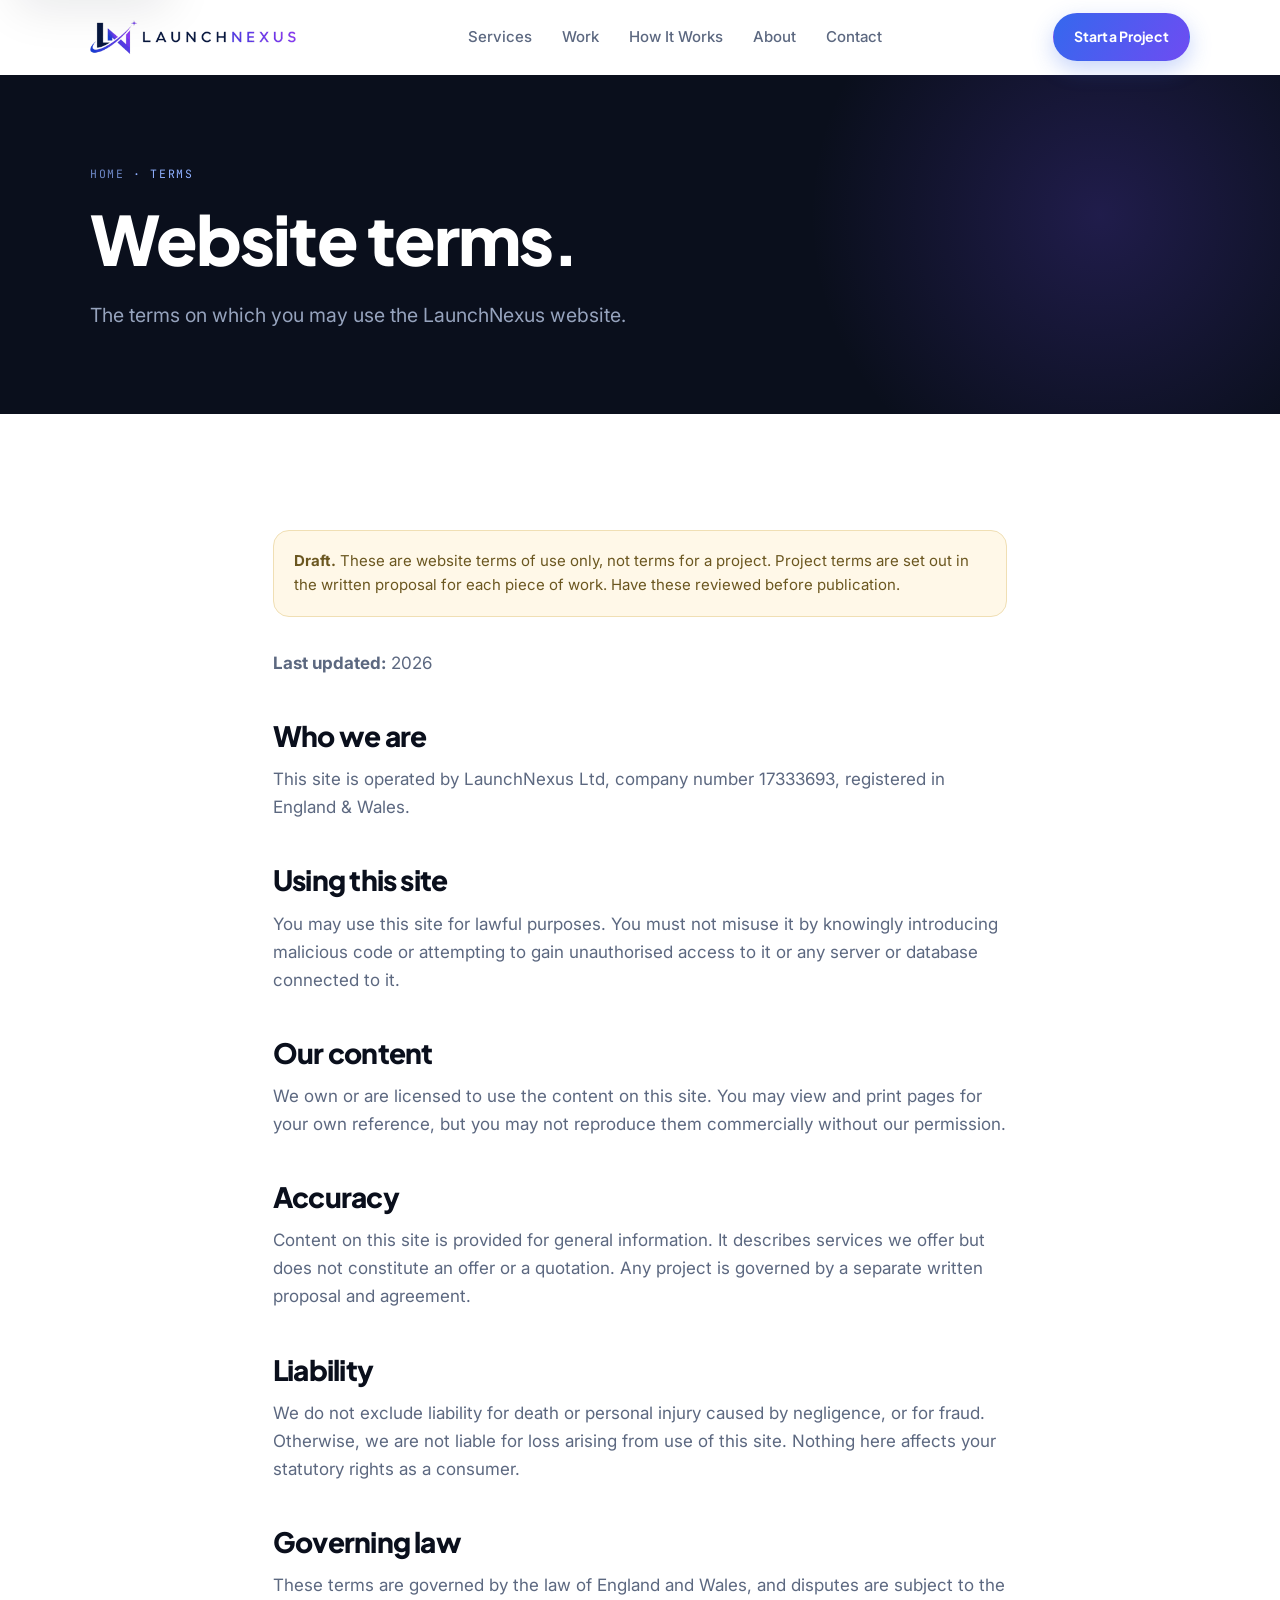
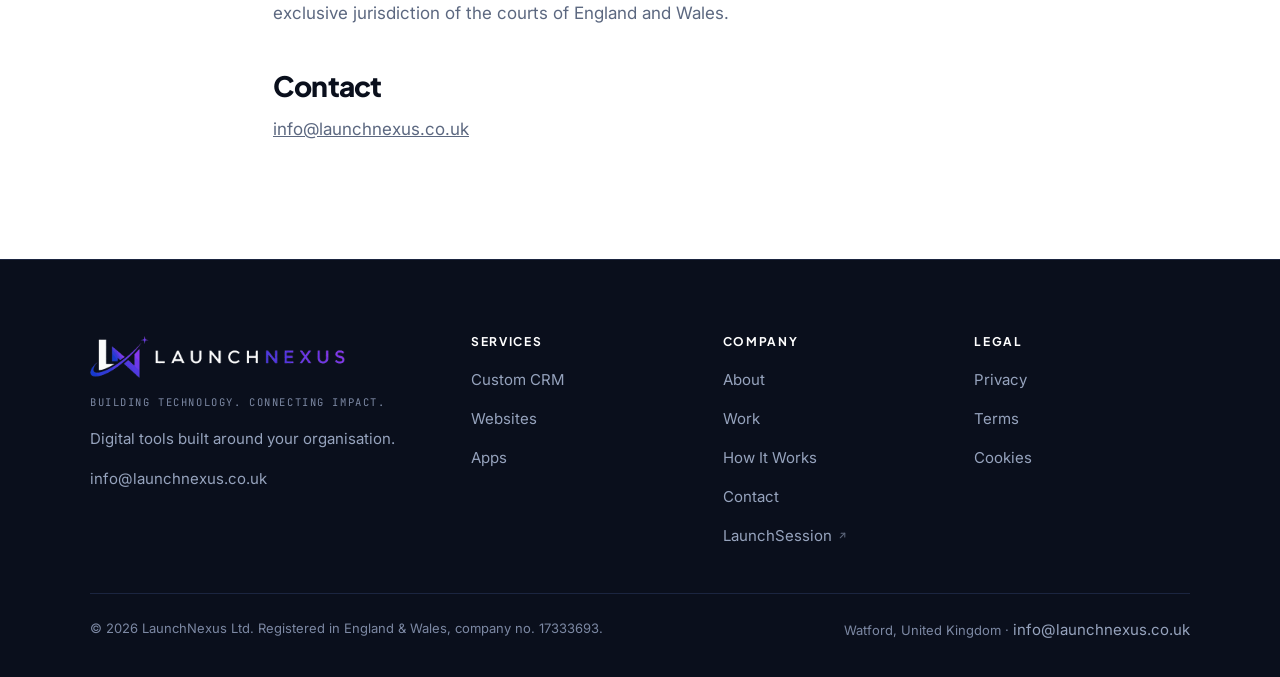
<file: terms.html>
<!DOCTYPE html>
<html lang="en-GB">
<head>
<meta charset="utf-8">
<meta name="viewport" content="width=device-width, initial-scale=1">
<title>Website Terms | LaunchNexus</title>
<meta name="description" content="Terms on which you may use the LaunchNexus website.">
<link rel="canonical" href="https://launchnexus.co.uk/terms.html">
<meta property="og:title" content="Website Terms | LaunchNexus">
<meta property="og:description" content="Terms on which you may use the LaunchNexus website.">
<meta property="og:type" content="website">
<meta property="og:url" content="https://launchnexus.co.uk/terms.html">
<meta name="theme-color" content="#0A0F1C">
<link rel="icon" href="assets/favicon.ico" sizes="any">
<link rel="icon" type="image/png" sizes="32x32" href="assets/favicon-32.png">
<link rel="icon" type="image/png" sizes="192x192" href="assets/favicon-192.png">
<link rel="apple-touch-icon" href="assets/apple-touch-icon.png">
<meta property="og:image" content="https://launchnexus.co.uk/assets/og-image.jpg">
<meta name="twitter:card" content="summary_large_image">

<link rel="preconnect" href="https://fonts.googleapis.com">
<link rel="preconnect" href="https://fonts.gstatic.com" crossorigin>
<link href="https://fonts.googleapis.com/css2?family=Plus+Jakarta+Sans:wght@700;800&family=Inter:wght@400;500;600&family=JetBrains+Mono:wght@400;500&display=swap" rel="stylesheet">
<link rel="stylesheet" href="assets/site.css?v=bc9fc6aacd">
</head>
<body>

<a class="skip-link" href="#main">Skip to content</a>

<header class="site-header">
  <div class="wrap nav">
    <a class="brand" href="index.html"><img src="assets/logo-lockup.png" alt="LaunchNexus" width="376" height="112"></a>
    <nav class="nav-links" aria-label="Primary"><a href="services.html">Services</a><a href="work.html">Work</a><a href="how-it-works.html">How It Works</a><a href="about.html">About</a><a href="contact.html">Contact</a></nav>
    <div class="nav-cta">
      <a class="btn btn--primary" href="contact.html">Start a Project</a>
      <button class="nav-toggle" type="button" aria-expanded="false" aria-controls="drawer" aria-label="Menu"><span></span></button>
    </div>
  </div>
</header>

<nav class="drawer" id="drawer" aria-label="Mobile"><a href="services.html">Services</a><a href="work.html">Work</a><a href="how-it-works.html">How It Works</a><a href="about.html">About</a><a href="contact.html">Contact</a><a class="btn btn--primary" href="contact.html">Start a Project</a></nav>

<main id="main">
<section class="page-hero">
  <div class="wrap">
    <span class="crumb rise"><a href="index.html">Home</a> · Terms</span>
    <h1 class="rise">Website terms.</h1>
    <p class="lede rise">The terms on which you may use the LaunchNexus website.</p>
  </div>
</section>
<section class="section">
  <div class="wrap prose rise">
    <div class="draft-note rise"><strong>Draft.</strong> These are website terms of use only, not terms for a project. Project terms are set out in the written proposal for each piece of work. Have these reviewed before publication.</div>
    <p><strong>Last updated:</strong> <span data-year>2026</span></p>
    <h2>Who we are</h2>
    <p>This site is operated by LaunchNexus Ltd, company number 17333693, registered in England &amp; Wales.</p>
    <h2>Using this site</h2>
    <p>You may use this site for lawful purposes. You must not misuse it by knowingly introducing malicious code or attempting to gain unauthorised access to it or any server or database connected to it.</p>
    <h2>Our content</h2>
    <p>We own or are licensed to use the content on this site. You may view and print pages for your own reference, but you may not reproduce them commercially without our permission.</p>
    <h2>Accuracy</h2>
    <p>Content on this site is provided for general information. It describes services we offer but does not constitute an offer or a quotation. Any project is governed by a separate written proposal and agreement.</p>
    <h2>Liability</h2>
    <p>We do not exclude liability for death or personal injury caused by negligence, or for fraud. Otherwise, we are not liable for loss arising from use of this site. Nothing here affects your statutory rights as a consumer.</p>
    <h2>Governing law</h2>
    <p>These terms are governed by the law of England and Wales, and disputes are subject to the exclusive jurisdiction of the courts of England and Wales.</p>
    <h2>Contact</h2>
    <p><a href="mailto:info@launchnexus.co.uk">info@launchnexus.co.uk</a></p>
  </div>
</section>

</main>

<footer class="site-footer">
  <div class="wrap">
    <div class="foot-grid">
      <div>
        <a class="brand" href="index.html"><img src="assets/logo-lockup-light.png" alt="LaunchNexus" width="376" height="112"></a>
        <p class="foot-tagline">Building technology. Connecting impact.</p>
        <p style="max-width:34ch;font-size:15px">Digital tools built around your organisation.</p>
        <p style="font-size:15px;margin-top:14px"><a href="mailto:info@launchnexus.co.uk">info@launchnexus.co.uk</a></p>
      </div>
      <div><h2 class="foot-h">Services</h2><ul>
        <li><a href="services-crm.html">Custom CRM</a></li>
        <li><a href="services-websites.html">Websites</a></li>
        <li><a href="services-apps.html">Apps</a></li>
      </ul></div>
      <div><h2 class="foot-h">Company</h2><ul>
        <li><a href="about.html">About</a></li>
        <li><a href="work.html">Work</a></li>
        <li><a href="how-it-works.html">How It Works</a></li>
        <li><a href="contact.html">Contact</a></li>
        <li><a href="https://launchsession.co.uk" target="_blank" rel="noopener">LaunchSession<svg class="ext" width="11" height="11" viewBox="0 0 24 24" fill="none" stroke="currentColor" stroke-width="2.2" stroke-linecap="round" stroke-linejoin="round" aria-hidden="true"><path d="M7 17 17 7"/><path d="M9 7h8v8"/></svg><span class="sr-only"> (opens in a new tab)</span></a></li>
      </ul></div>
      <div><h2 class="foot-h">Legal</h2><ul>
        <li><a href="privacy.html">Privacy</a></li>
        <li><a href="terms.html">Terms</a></li>
        <li><a href="cookies.html">Cookies</a></li>
      </ul></div>
    </div>
    <div class="foot-note">
      <p>© <span data-year>2026</span> LaunchNexus Ltd. Registered in England &amp; Wales, company no. 17333693.</p>
      <p>Watford, United Kingdom · <a href="mailto:info@launchnexus.co.uk">info@launchnexus.co.uk</a></p>
    </div>
  </div>
</footer>

<script src="assets/site.js?v=bc9fc6aacd" defer></script>
</body>
</html>
</file>
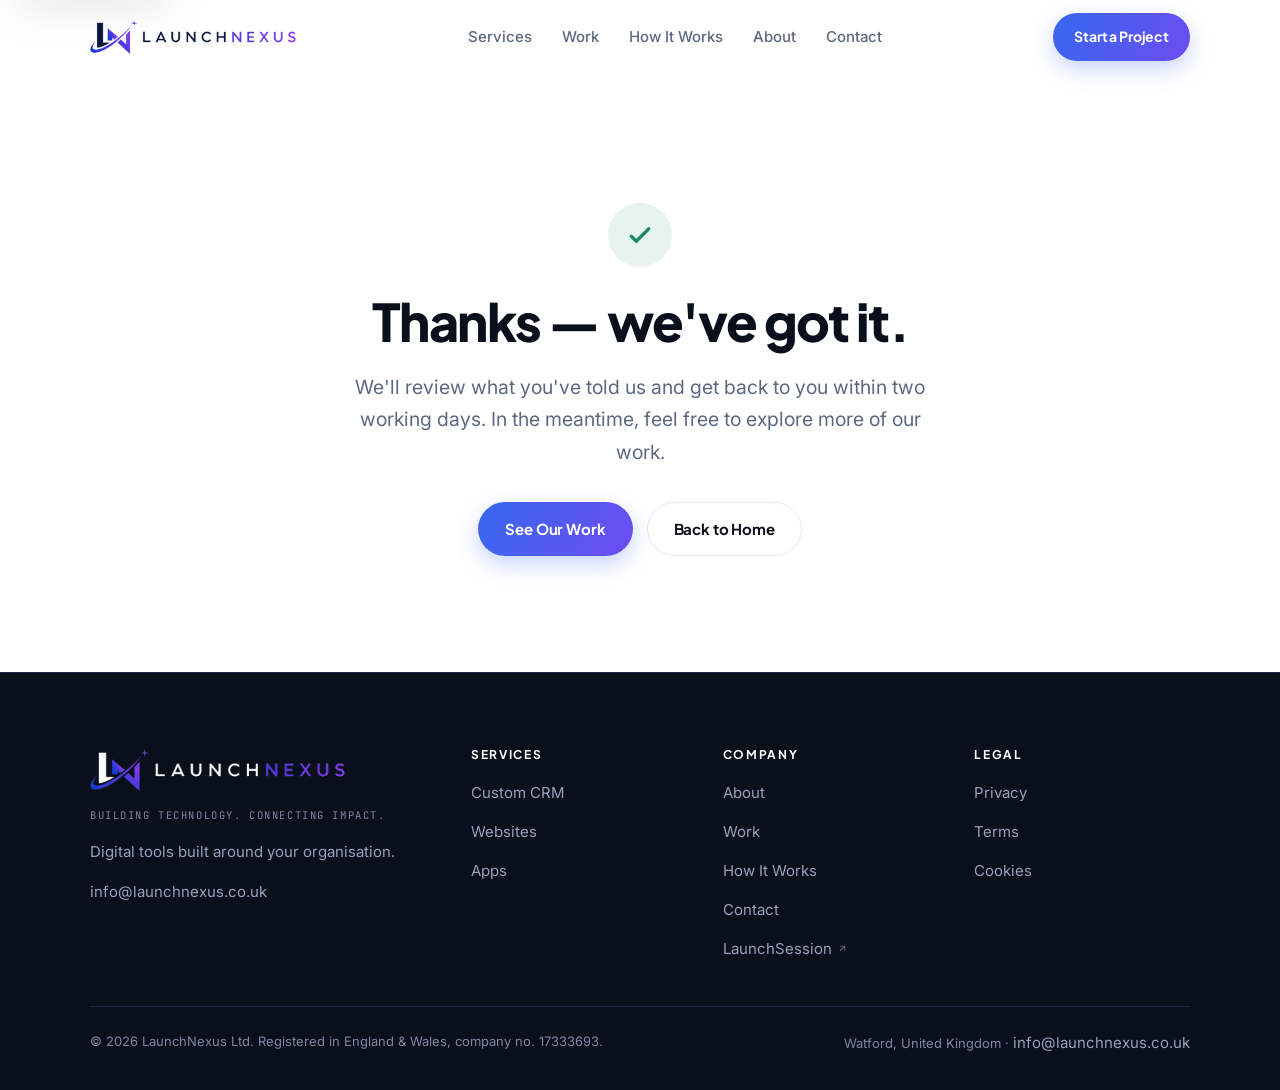
<file: thanks.html>
<!DOCTYPE html>
<html lang="en-GB">
<head>
<meta charset="utf-8">
<meta name="viewport" content="width=device-width, initial-scale=1">
<title>Thanks — we've got it | LaunchNexus</title>
<meta name="description" content="Your enquiry has been received.">
<link rel="canonical" href="https://launchnexus.co.uk/thanks.html">
<meta property="og:title" content="Thanks — we've got it | LaunchNexus">
<meta property="og:description" content="Your enquiry has been received.">
<meta property="og:type" content="website">
<meta property="og:url" content="https://launchnexus.co.uk/thanks.html">
<meta name="theme-color" content="#0A0F1C">
<link rel="icon" href="assets/favicon.ico" sizes="any">
<link rel="icon" type="image/png" sizes="32x32" href="assets/favicon-32.png">
<link rel="icon" type="image/png" sizes="192x192" href="assets/favicon-192.png">
<link rel="apple-touch-icon" href="assets/apple-touch-icon.png">
<meta property="og:image" content="https://launchnexus.co.uk/assets/og-image.jpg">
<meta name="twitter:card" content="summary_large_image">
<meta name="robots" content="noindex">
<link rel="preconnect" href="https://fonts.googleapis.com">
<link rel="preconnect" href="https://fonts.gstatic.com" crossorigin>
<link href="https://fonts.googleapis.com/css2?family=Plus+Jakarta+Sans:wght@700;800&family=Inter:wght@400;500;600&family=JetBrains+Mono:wght@400;500&display=swap" rel="stylesheet">
<link rel="stylesheet" href="assets/site.css?v=bc9fc6aacd">
</head>
<body>

<a class="skip-link" href="#main">Skip to content</a>

<header class="site-header">
  <div class="wrap nav">
    <a class="brand" href="index.html"><img src="assets/logo-lockup.png" alt="LaunchNexus" width="376" height="112"></a>
    <nav class="nav-links" aria-label="Primary"><a href="services.html">Services</a><a href="work.html">Work</a><a href="how-it-works.html">How It Works</a><a href="about.html">About</a><a href="contact.html">Contact</a></nav>
    <div class="nav-cta">
      <a class="btn btn--primary" href="contact.html">Start a Project</a>
      <button class="nav-toggle" type="button" aria-expanded="false" aria-controls="drawer" aria-label="Menu"><span></span></button>
    </div>
  </div>
</header>

<nav class="drawer" id="drawer" aria-label="Mobile"><a href="services.html">Services</a><a href="work.html">Work</a><a href="how-it-works.html">How It Works</a><a href="about.html">About</a><a href="contact.html">Contact</a><a class="btn btn--primary" href="contact.html">Start a Project</a></nav>

<main id="main">

<section class="section" style="padding-top:clamp(80px,10vw,140px)">
  <div class="wrap">
    <div class="confirm rise">
      <div class="tickmark" aria-hidden="true"><svg viewBox="0 0 24 24" fill="none" stroke="currentColor" stroke-width="2.6" stroke-linecap="round" stroke-linejoin="round"><path d="m5 13 4 4L19 7"/></svg></div>
      <h1 style="font-size:clamp(32px,4.6vw,52px)">Thanks — we've got it.</h1>
      <p class="lede" style="margin:22px auto 0">We'll review what you've told us and get back to you within two working days. In the meantime, feel free to explore more of our work.</p>
      <div class="btn-row" style="justify-content:center">
        <a class="btn btn--primary" href="work.html">See Our Work</a>
        <a class="btn btn--ghost" href="index.html">Back to Home</a>
      </div>
    </div>
  </div>
</section>

</main>

<footer class="site-footer">
  <div class="wrap">
    <div class="foot-grid">
      <div>
        <a class="brand" href="index.html"><img src="assets/logo-lockup-light.png" alt="LaunchNexus" width="376" height="112"></a>
        <p class="foot-tagline">Building technology. Connecting impact.</p>
        <p style="max-width:34ch;font-size:15px">Digital tools built around your organisation.</p>
        <p style="font-size:15px;margin-top:14px"><a href="mailto:info@launchnexus.co.uk">info@launchnexus.co.uk</a></p>
      </div>
      <div><h2 class="foot-h">Services</h2><ul>
        <li><a href="services-crm.html">Custom CRM</a></li>
        <li><a href="services-websites.html">Websites</a></li>
        <li><a href="services-apps.html">Apps</a></li>
      </ul></div>
      <div><h2 class="foot-h">Company</h2><ul>
        <li><a href="about.html">About</a></li>
        <li><a href="work.html">Work</a></li>
        <li><a href="how-it-works.html">How It Works</a></li>
        <li><a href="contact.html">Contact</a></li>
        <li><a href="https://launchsession.co.uk" target="_blank" rel="noopener">LaunchSession<svg class="ext" width="11" height="11" viewBox="0 0 24 24" fill="none" stroke="currentColor" stroke-width="2.2" stroke-linecap="round" stroke-linejoin="round" aria-hidden="true"><path d="M7 17 17 7"/><path d="M9 7h8v8"/></svg><span class="sr-only"> (opens in a new tab)</span></a></li>
      </ul></div>
      <div><h2 class="foot-h">Legal</h2><ul>
        <li><a href="privacy.html">Privacy</a></li>
        <li><a href="terms.html">Terms</a></li>
        <li><a href="cookies.html">Cookies</a></li>
      </ul></div>
    </div>
    <div class="foot-note">
      <p>© <span data-year>2026</span> LaunchNexus Ltd. Registered in England &amp; Wales, company no. 17333693.</p>
      <p>Watford, United Kingdom · <a href="mailto:info@launchnexus.co.uk">info@launchnexus.co.uk</a></p>
    </div>
  </div>
</footer>

<script src="assets/site.js?v=bc9fc6aacd" defer></script>
</body>
</html>
</file>
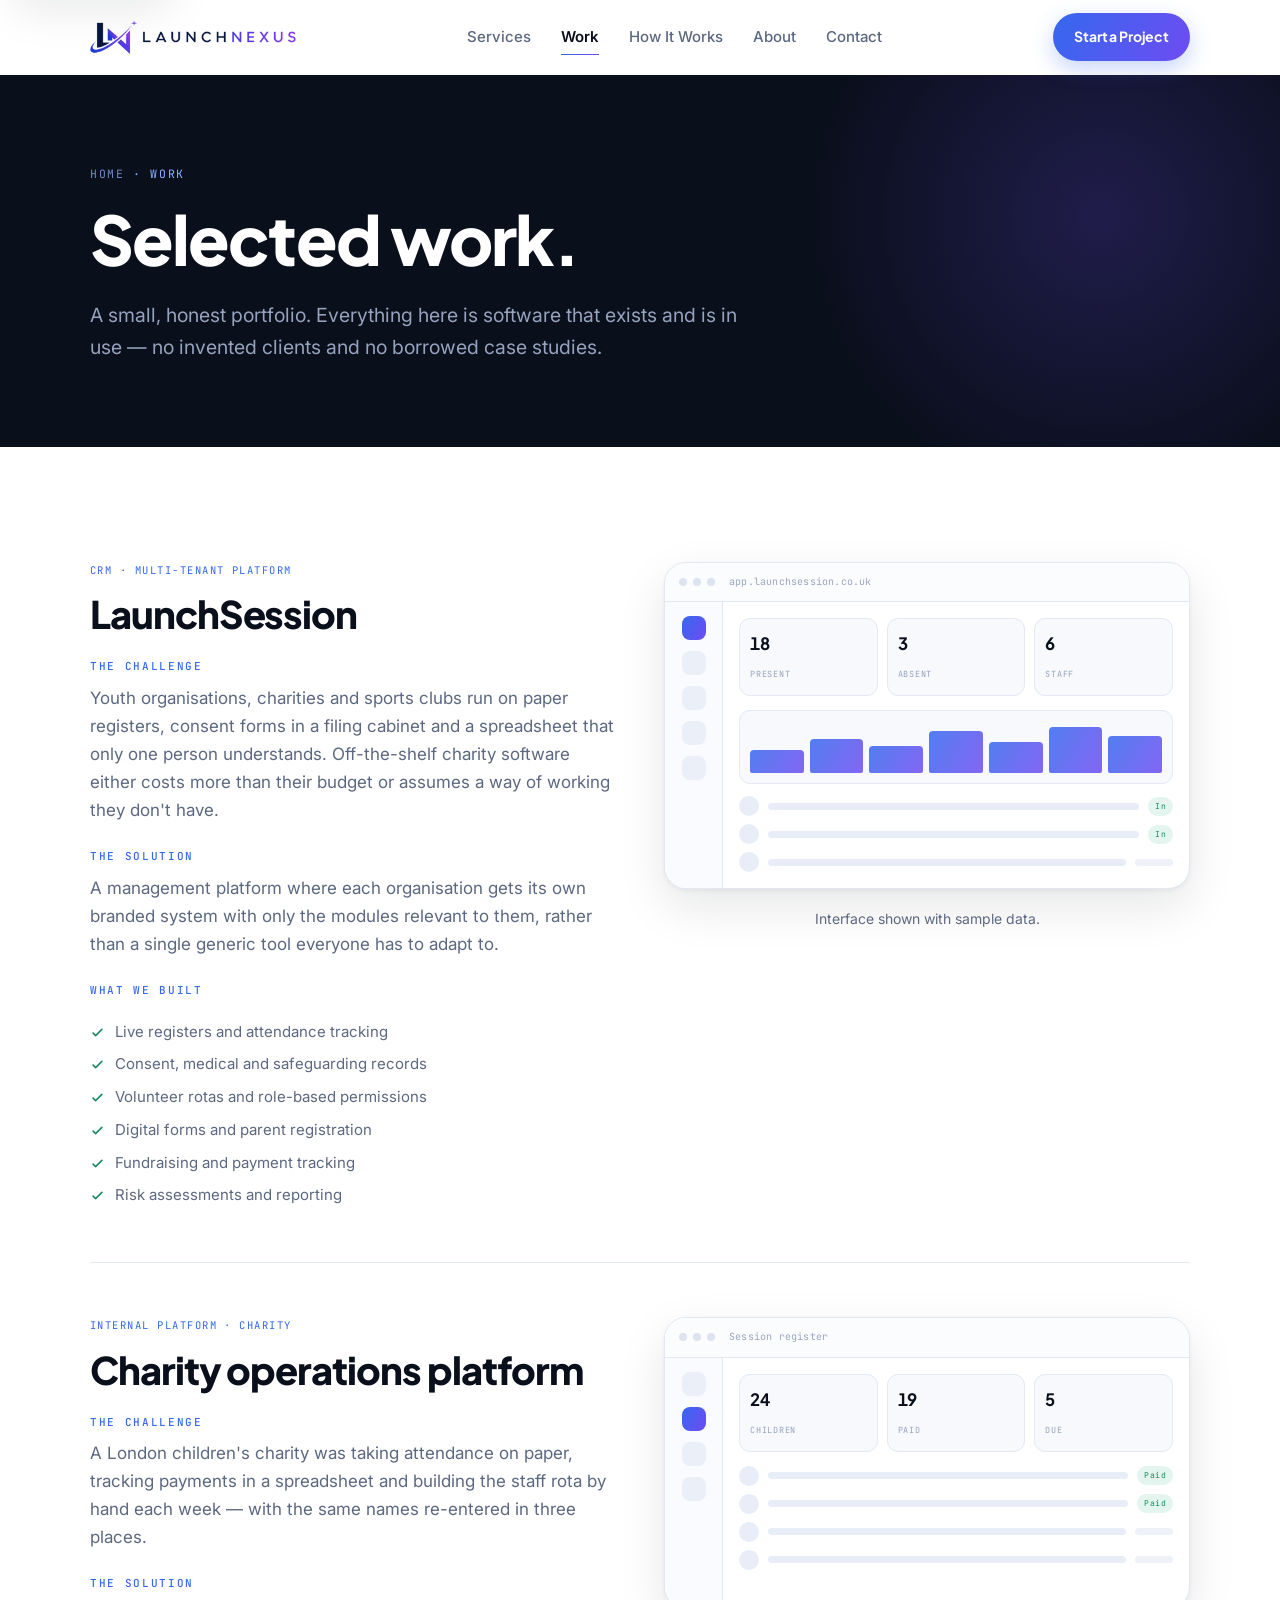
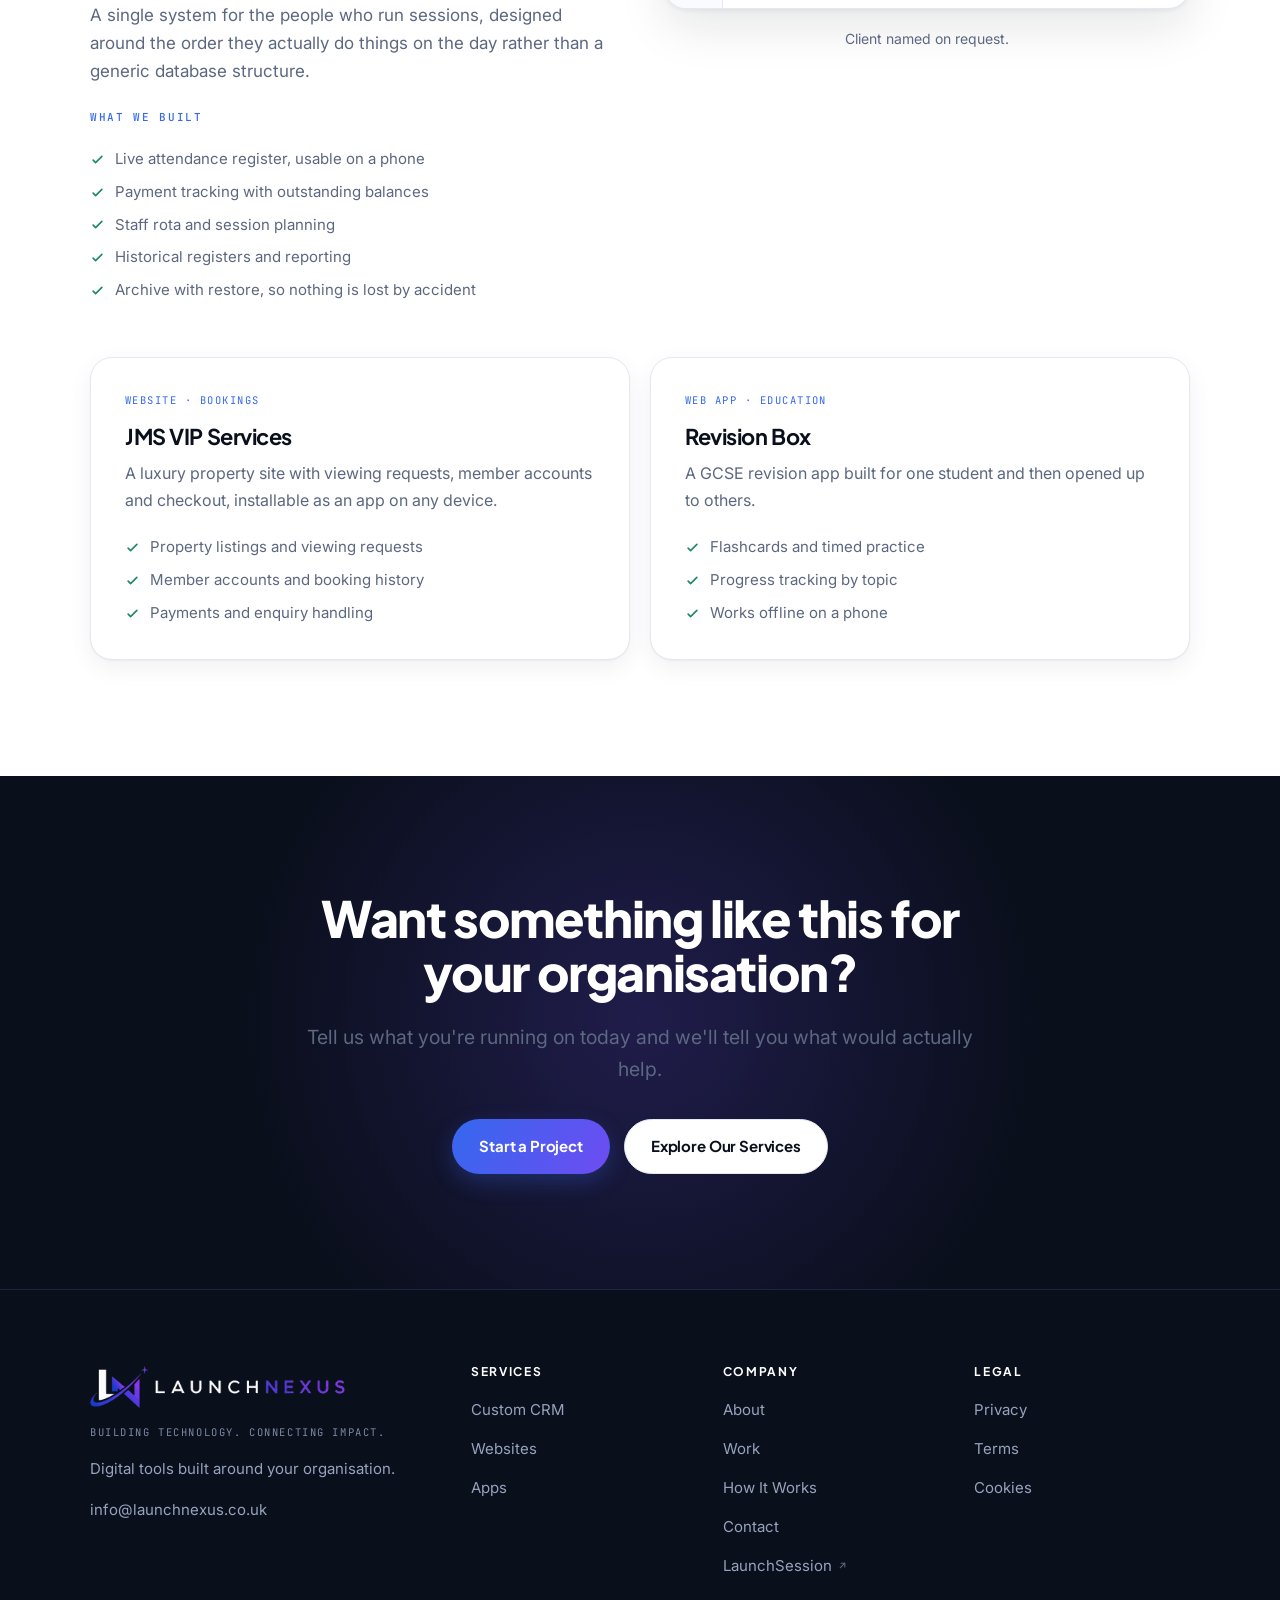
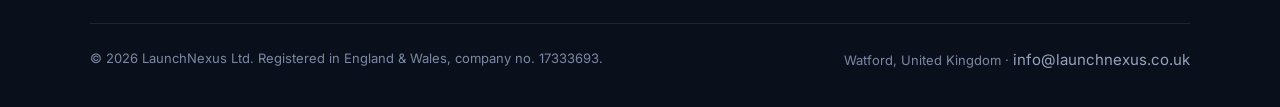
<file: work.html>
<!DOCTYPE html>
<html lang="en-GB">
<head>
<meta charset="utf-8">
<meta name="viewport" content="width=device-width, initial-scale=1">
<title>Selected Work | LaunchNexus</title>
<meta name="description" content="Case studies of custom CRM systems, websites and apps built by LaunchNexus.">
<link rel="canonical" href="https://launchnexus.co.uk/work.html">
<meta property="og:title" content="Selected Work | LaunchNexus">
<meta property="og:description" content="Case studies of custom CRM systems, websites and apps built by LaunchNexus.">
<meta property="og:type" content="website">
<meta property="og:url" content="https://launchnexus.co.uk/work.html">
<meta name="theme-color" content="#0A0F1C">
<link rel="icon" href="assets/favicon.ico" sizes="any">
<link rel="icon" type="image/png" sizes="32x32" href="assets/favicon-32.png">
<link rel="icon" type="image/png" sizes="192x192" href="assets/favicon-192.png">
<link rel="apple-touch-icon" href="assets/apple-touch-icon.png">
<meta property="og:image" content="https://launchnexus.co.uk/assets/og-image.jpg">
<meta name="twitter:card" content="summary_large_image">

<link rel="preconnect" href="https://fonts.googleapis.com">
<link rel="preconnect" href="https://fonts.gstatic.com" crossorigin>
<link href="https://fonts.googleapis.com/css2?family=Plus+Jakarta+Sans:wght@700;800&family=Inter:wght@400;500;600&family=JetBrains+Mono:wght@400;500&display=swap" rel="stylesheet">
<link rel="stylesheet" href="assets/site.css?v=bc9fc6aacd">
</head>
<body>

<a class="skip-link" href="#main">Skip to content</a>

<header class="site-header">
  <div class="wrap nav">
    <a class="brand" href="index.html"><img src="assets/logo-lockup.png" alt="LaunchNexus" width="376" height="112"></a>
    <nav class="nav-links" aria-label="Primary"><a href="services.html">Services</a><a href="work.html" aria-current="page">Work</a><a href="how-it-works.html">How It Works</a><a href="about.html">About</a><a href="contact.html">Contact</a></nav>
    <div class="nav-cta">
      <a class="btn btn--primary" href="contact.html">Start a Project</a>
      <button class="nav-toggle" type="button" aria-expanded="false" aria-controls="drawer" aria-label="Menu"><span></span></button>
    </div>
  </div>
</header>

<nav class="drawer" id="drawer" aria-label="Mobile"><a href="services.html">Services</a><a href="work.html">Work</a><a href="how-it-works.html">How It Works</a><a href="about.html">About</a><a href="contact.html">Contact</a><a class="btn btn--primary" href="contact.html">Start a Project</a></nav>

<main id="main">
<section class="page-hero">
  <div class="wrap">
    <span class="crumb rise"><a href="index.html">Home</a> · Work</span>
    <h1 class="rise">Selected work.</h1>
    <p class="lede rise">A small, honest portfolio. Everything here is software that exists and is in use — no invented clients and no borrowed case studies.</p>
  </div>
</section>
<section class="section">
  <div class="wrap">

    <article class="case rise">
      <div class="case-grid">
        <div>
          <span class="kind">CRM · Multi-tenant platform</span>
          <h2 style="font-size:clamp(26px,3.2vw,38px)">LaunchSession</h2>
          <h3 class="case-label">The challenge</h3>
          <p>Youth organisations, charities and sports clubs run on paper registers, consent forms in a filing cabinet and a spreadsheet that only one person understands. Off-the-shelf charity software either costs more than their budget or assumes a way of working they don't have.</p>
          <h3 class="case-label">The solution</h3>
          <p>A management platform where each organisation gets its own branded system with only the modules relevant to them, rather than a single generic tool everyone has to adapt to.</p>
          <h3 class="case-label">What we built</h3>
          <ul class="built">
<li><svg viewBox="0 0 24 24" fill="none" stroke="currentColor" stroke-width="2.6" stroke-linecap="round" stroke-linejoin="round"><path d="m5 13 4 4L19 7"/></svg> Live registers and attendance tracking</li><li><svg viewBox="0 0 24 24" fill="none" stroke="currentColor" stroke-width="2.6" stroke-linecap="round" stroke-linejoin="round"><path d="m5 13 4 4L19 7"/></svg> Consent, medical and safeguarding records</li><li><svg viewBox="0 0 24 24" fill="none" stroke="currentColor" stroke-width="2.6" stroke-linecap="round" stroke-linejoin="round"><path d="m5 13 4 4L19 7"/></svg> Volunteer rotas and role-based permissions</li><li><svg viewBox="0 0 24 24" fill="none" stroke="currentColor" stroke-width="2.6" stroke-linecap="round" stroke-linejoin="round"><path d="m5 13 4 4L19 7"/></svg> Digital forms and parent registration</li><li><svg viewBox="0 0 24 24" fill="none" stroke="currentColor" stroke-width="2.6" stroke-linecap="round" stroke-linejoin="round"><path d="m5 13 4 4L19 7"/></svg> Fundraising and payment tracking</li><li><svg viewBox="0 0 24 24" fill="none" stroke="currentColor" stroke-width="2.6" stroke-linecap="round" stroke-linejoin="round"><path d="m5 13 4 4L19 7"/></svg> Risk assessments and reporting</li>
          </ul>
        </div>
        <div>
          <div class="mock" style="width:100%">
            <div class="mock-bar"><i class="dot"></i><i class="dot"></i><i class="dot"></i><span class="url">app.launchsession.co.uk</span></div>
            <div class="dash">
              <div class="dash-side"><i class="on"></i><i></i><i></i><i></i><i></i></div>
              <div class="dash-main">
                <div class="kpis">
                  <div class="kpi"><b>18</b><span>Present</span></div>
                  <div class="kpi"><b>3</b><span>Absent</span></div>
                  <div class="kpi"><b>6</b><span>Staff</span></div>
                </div>
                <div class="chart">
                  <i style="height:44%"></i><i style="height:66%"></i><i style="height:52%"></i>
                  <i style="height:81%"></i><i style="height:60%"></i><i style="height:90%"></i><i style="height:72%"></i>
                </div>
                <div class="rows">
                  <div class="row"><span class="av"></span><span class="l1"></span><span class="st">In</span></div>
                  <div class="row"><span class="av"></span><span class="l1"></span><span class="st">In</span></div>
                  <div class="row"><span class="av"></span><span class="l1"></span><span class="l2"></span></div>
                </div>
              </div>
            </div>
          </div><p class="form-note" style="text-align:center">Interface shown with sample data.</p>
        </div>
      </div>
    </article>

    <article class="case rise">
      <div class="case-grid">
        <div>
          <span class="kind">Internal platform · Charity</span>
          <h2 style="font-size:clamp(26px,3.2vw,38px)">Charity operations platform</h2>
          <h3 class="case-label">The challenge</h3>
          <p>A London children's charity was taking attendance on paper, tracking payments in a spreadsheet and building the staff rota by hand each week — with the same names re-entered in three places.</p>
          <h3 class="case-label">The solution</h3>
          <p>A single system for the people who run sessions, designed around the order they actually do things on the day rather than a generic database structure.</p>
          <h3 class="case-label">What we built</h3>
          <ul class="built">
<li><svg viewBox="0 0 24 24" fill="none" stroke="currentColor" stroke-width="2.6" stroke-linecap="round" stroke-linejoin="round"><path d="m5 13 4 4L19 7"/></svg> Live attendance register, usable on a phone</li><li><svg viewBox="0 0 24 24" fill="none" stroke="currentColor" stroke-width="2.6" stroke-linecap="round" stroke-linejoin="round"><path d="m5 13 4 4L19 7"/></svg> Payment tracking with outstanding balances</li><li><svg viewBox="0 0 24 24" fill="none" stroke="currentColor" stroke-width="2.6" stroke-linecap="round" stroke-linejoin="round"><path d="m5 13 4 4L19 7"/></svg> Staff rota and session planning</li><li><svg viewBox="0 0 24 24" fill="none" stroke="currentColor" stroke-width="2.6" stroke-linecap="round" stroke-linejoin="round"><path d="m5 13 4 4L19 7"/></svg> Historical registers and reporting</li><li><svg viewBox="0 0 24 24" fill="none" stroke="currentColor" stroke-width="2.6" stroke-linecap="round" stroke-linejoin="round"><path d="m5 13 4 4L19 7"/></svg> Archive with restore, so nothing is lost by accident</li>
          </ul>
        </div>
        <div>
          <div class="mock" style="width:100%">
            <div class="mock-bar"><i class="dot"></i><i class="dot"></i><i class="dot"></i><span class="url">Session register</span></div>
            <div class="dash">
              <div class="dash-side"><i></i><i class="on"></i><i></i><i></i></div>
              <div class="dash-main">
                <div class="kpis">
                  <div class="kpi"><b>24</b><span>Children</span></div>
                  <div class="kpi"><b>19</b><span>Paid</span></div>
                  <div class="kpi"><b>5</b><span>Due</span></div>
                </div>
                <div class="rows">
                  <div class="row"><span class="av"></span><span class="l1"></span><span class="st">Paid</span></div>
                  <div class="row"><span class="av"></span><span class="l1"></span><span class="st">Paid</span></div>
                  <div class="row"><span class="av"></span><span class="l1"></span><span class="l2"></span></div>
                  <div class="row"><span class="av"></span><span class="l1"></span><span class="l2"></span></div>
                </div>
              </div>
            </div>
          </div>
          <p class="form-note" style="text-align:center">Client named on request.</p>
        </div>
      </div>
    </article>

    <div class="grid grid-2" style="margin-top:clamp(34px,4.5vw,54px)">
      <article class="card card--hover rise">
        <span class="kind">Website · Bookings</span>
        <h3>JMS VIP Services</h3>
        <p>A luxury property site with viewing requests, member accounts and checkout, installable as an app on any device.</p>
        <ul class="built">
<li><svg viewBox="0 0 24 24" fill="none" stroke="currentColor" stroke-width="2.6" stroke-linecap="round" stroke-linejoin="round"><path d="m5 13 4 4L19 7"/></svg> Property listings and viewing requests</li><li><svg viewBox="0 0 24 24" fill="none" stroke="currentColor" stroke-width="2.6" stroke-linecap="round" stroke-linejoin="round"><path d="m5 13 4 4L19 7"/></svg> Member accounts and booking history</li><li><svg viewBox="0 0 24 24" fill="none" stroke="currentColor" stroke-width="2.6" stroke-linecap="round" stroke-linejoin="round"><path d="m5 13 4 4L19 7"/></svg> Payments and enquiry handling</li>
        </ul>
      </article>
      <article class="card card--hover rise">
        <span class="kind">Web app · Education</span>
        <h3>Revision Box</h3>
        <p>A GCSE revision app built for one student and then opened up to others.</p>
        <ul class="built">
<li><svg viewBox="0 0 24 24" fill="none" stroke="currentColor" stroke-width="2.6" stroke-linecap="round" stroke-linejoin="round"><path d="m5 13 4 4L19 7"/></svg> Flashcards and timed practice</li><li><svg viewBox="0 0 24 24" fill="none" stroke="currentColor" stroke-width="2.6" stroke-linecap="round" stroke-linejoin="round"><path d="m5 13 4 4L19 7"/></svg> Progress tracking by topic</li><li><svg viewBox="0 0 24 24" fill="none" stroke="currentColor" stroke-width="2.6" stroke-linecap="round" stroke-linejoin="round"><path d="m5 13 4 4L19 7"/></svg> Works offline on a phone</li>
        </ul>
      </article>
    </div>

  </div>
</section>
<section class="section cta-band">
  <div class="wrap">
    <div class="rise">
      <h2 class="center" style="max-width:19ch">Want something like this for your organisation?</h2>
      <p class="lede center" style="margin-top:22px">Tell us what you're running on today and we'll tell you what would actually help.</p>
      <div class="btn-row">
        <a class="btn btn--primary" href="contact.html">Start a Project</a>
        <a class="btn btn--ghost" href="services.html">Explore Our Services</a>
      </div>
    </div>
  </div>
</section>
</main>

<footer class="site-footer">
  <div class="wrap">
    <div class="foot-grid">
      <div>
        <a class="brand" href="index.html"><img src="assets/logo-lockup-light.png" alt="LaunchNexus" width="376" height="112"></a>
        <p class="foot-tagline">Building technology. Connecting impact.</p>
        <p style="max-width:34ch;font-size:15px">Digital tools built around your organisation.</p>
        <p style="font-size:15px;margin-top:14px"><a href="mailto:info@launchnexus.co.uk">info@launchnexus.co.uk</a></p>
      </div>
      <div><h2 class="foot-h">Services</h2><ul>
        <li><a href="services-crm.html">Custom CRM</a></li>
        <li><a href="services-websites.html">Websites</a></li>
        <li><a href="services-apps.html">Apps</a></li>
      </ul></div>
      <div><h2 class="foot-h">Company</h2><ul>
        <li><a href="about.html">About</a></li>
        <li><a href="work.html">Work</a></li>
        <li><a href="how-it-works.html">How It Works</a></li>
        <li><a href="contact.html">Contact</a></li>
        <li><a href="https://launchsession.co.uk" target="_blank" rel="noopener">LaunchSession<svg class="ext" width="11" height="11" viewBox="0 0 24 24" fill="none" stroke="currentColor" stroke-width="2.2" stroke-linecap="round" stroke-linejoin="round" aria-hidden="true"><path d="M7 17 17 7"/><path d="M9 7h8v8"/></svg><span class="sr-only"> (opens in a new tab)</span></a></li>
      </ul></div>
      <div><h2 class="foot-h">Legal</h2><ul>
        <li><a href="privacy.html">Privacy</a></li>
        <li><a href="terms.html">Terms</a></li>
        <li><a href="cookies.html">Cookies</a></li>
      </ul></div>
    </div>
    <div class="foot-note">
      <p>© <span data-year>2026</span> LaunchNexus Ltd. Registered in England &amp; Wales, company no. 17333693.</p>
      <p>Watford, United Kingdom · <a href="mailto:info@launchnexus.co.uk">info@launchnexus.co.uk</a></p>
    </div>
  </div>
</footer>

<script src="assets/site.js?v=bc9fc6aacd" defer></script>
</body>
</html>
</file>
<file: assets/site.css>
/* ==========================================================================
   LaunchNexus — shared stylesheet
   Tokens → base → layout → components → sections → responsive
   ========================================================================== */

:root{
  /* Colour */
  --ink:#0A0F1C;              /* deep navy, near-black — dark sections */
  --ink-2:#121A2E;            /* raised surface on dark */
  --ink-3:#1B2540;            /* hairlines on dark */
  --white:#FFFFFF;
  --mist:#F4F6FB;             /* light section background */
  --line:#E3E8F2;             /* hairlines on light */
  --text:#0A0F1C;
  --muted:#5C6880;            /* body text on light */
  --muted-dark:#96A3BD;       /* body text on dark */
  --blue:#3568EE;
  --violet:#6E4CF2;
  --accent:var(--blue);
  --grad:linear-gradient(120deg,#3568EE 0%,#6E4CF2 100%);
  --focus:#6E4CF2;

  /* Elevation — restrained */
  --sh-1:0 1px 2px rgba(10,15,28,.04), 0 8px 24px rgba(10,15,28,.06);
  --sh-2:0 2px 4px rgba(10,15,28,.05), 0 18px 48px rgba(10,15,28,.10);

  /* Shape & rhythm */
  --r-sm:10px; --r:16px; --r-lg:22px; --r-xl:28px;
  --pad:clamp(20px,5vw,40px);
  --sec:clamp(64px,9vw,124px);
  --max:1180px;
  --header-h:74px;

  /* Type */
  --f-display:"Plus Jakarta Sans",system-ui,-apple-system,sans-serif;
  --f-body:"Inter",system-ui,-apple-system,sans-serif;
  --f-mono:"JetBrains Mono",ui-monospace,SFMono-Regular,monospace;
}

*,*::before,*::after{box-sizing:border-box}
html{scroll-behavior:smooth;-webkit-text-size-adjust:100%}
body{
  margin:0;background:var(--white);color:var(--text);
  font-family:var(--f-body);font-size:17px;line-height:1.65;
  -webkit-font-smoothing:antialiased;overflow-x:hidden;
}
img{max-width:100%;display:block}
h1,h2,h3,h4{font-family:var(--f-display);margin:0;line-height:1.08;letter-spacing:-.028em;font-weight:800}
h1{font-size:clamp(38px,5.6vw,68px)}
h2{font-size:clamp(30px,4.2vw,50px)}
h3{font-size:clamp(19px,1.7vw,23px);letter-spacing:-.02em;font-weight:700;line-height:1.25}
p{margin:0 0 1.05em}
p:last-child{margin-bottom:0}
a{color:inherit}
ul{margin:0;padding:0;list-style:none}
:focus-visible{outline:2.5px solid var(--focus);outline-offset:3px;border-radius:4px}
::selection{background:var(--violet);color:#fff}

/* ---------- Layout ---------- */
.wrap{width:100%;max-width:var(--max);margin:0 auto;padding-left:var(--pad);padding-right:var(--pad)}
.section{padding:var(--sec) 0}
.section--mist{background:var(--mist)}
.section--ink{background:var(--ink);color:var(--white)}
.section--ink h1,.section--ink h2,.section--ink h3{color:var(--white)}
.section--ink p{color:var(--muted-dark)}
.measure{max-width:60ch}
.center{text-align:center;margin-left:auto;margin-right:auto}

.eyebrow{
  font-family:var(--f-mono);font-size:11.5px;letter-spacing:.16em;text-transform:uppercase;
  color:var(--accent);font-weight:500;display:block;margin-bottom:18px;
}
.section--ink .eyebrow{color:#8FB0FF}
.lede{font-size:clamp(17px,1.55vw,19.5px);color:var(--muted);max-width:56ch}
.section--ink .lede{color:var(--muted-dark)}
.head{margin-bottom:clamp(36px,5vw,60px)}
.head .lede{margin-top:20px}

/* ---------- Buttons ---------- */
.btn{
  display:inline-flex;align-items:center;gap:9px;
  font-family:var(--f-display);font-weight:700;font-size:15px;letter-spacing:-.01em;
  padding:14px 26px;border-radius:99px;text-decoration:none;border:1.5px solid transparent;
  cursor:pointer;transition:transform .18s ease,box-shadow .18s ease,background .18s ease,color .18s ease,border-color .18s ease;
}
.btn:hover{transform:translateY(-2px)}
.btn--primary{background:var(--grad);color:#fff;box-shadow:0 8px 22px rgba(53,104,238,.28)}
.btn--primary:hover{box-shadow:0 14px 32px rgba(53,104,238,.36)}
.btn--ghost{border-color:var(--line);background:var(--white);color:var(--text)}
.btn--ghost:hover{border-color:var(--text)}
.section--ink .btn--ghost{background:transparent;border-color:rgba(255,255,255,.24);color:#fff}
.section--ink .btn--ghost:hover{border-color:#fff}
.btn-row{display:flex;flex-wrap:wrap;gap:14px;margin-top:34px}
.link-arrow{
  font-family:var(--f-display);font-weight:700;font-size:15px;color:var(--accent);
  text-decoration:none;display:inline-flex;align-items:center;gap:7px;
}
.link-arrow svg{transition:transform .2s ease}
.link-arrow.is-ext:hover svg{transform:translate(2px,-2px)}
.link-arrow:hover svg{transform:translateX(4px)}

/* ---------- Skip link ---------- */
.skip-link{
  position:absolute;left:16px;top:-60px;z-index:800;background:var(--white);color:var(--text);
  font-family:var(--f-display);font-weight:700;font-size:15px;padding:12px 20px;border-radius:0 0 var(--r-sm) var(--r-sm);
  text-decoration:none;box-shadow:var(--sh-2);transition:top .18s ease;
}
.skip-link:focus{top:0}

/* ---------- Header ---------- */
.site-header{position:sticky;top:0;z-index:600;background:rgba(255,255,255,.92);-webkit-backdrop-filter:blur(16px);backdrop-filter:blur(16px);border-bottom:1px solid transparent;transition:border-color .3s,box-shadow .3s}
.site-header.is-stuck{border-bottom-color:var(--line);box-shadow:0 4px 20px rgba(10,15,28,.05)}
.nav{display:flex;align-items:center;justify-content:space-between;gap:20px;height:var(--header-h)}
.brand{display:inline-flex;align-items:center;text-decoration:none}
.brand img{height:34px;width:auto;display:block}
@media(max-width:480px){.brand img{height:29px}}
.nav-links{display:flex;align-items:center;gap:30px}
.nav-links a{text-decoration:none;font-size:15px;font-weight:500;color:var(--muted);transition:color .18s}
.nav-links a:hover,.nav-links a[aria-current="page"]{color:var(--text)}
.nav-cta{display:flex;align-items:center;gap:12px}
.nav-cta .btn{padding:11px 20px;font-size:14px}
.nav-toggle{display:none;width:44px;height:44px;border:1px solid var(--line);background:var(--white);border-radius:12px;align-items:center;justify-content:center;cursor:pointer;flex:none}
.nav-toggle span{display:block;width:18px;height:1.8px;background:var(--text);position:relative;transition:background .2s}
.nav-toggle span::before,.nav-toggle span::after{content:"";position:absolute;left:0;width:18px;height:1.8px;background:var(--text);transition:transform .25s ease}
.nav-toggle span::before{top:-6px}.nav-toggle span::after{top:6px}
.nav-toggle[aria-expanded="true"] span{background:transparent}
.nav-toggle[aria-expanded="true"] span::before{transform:translateY(6px) rotate(45deg)}
.nav-toggle[aria-expanded="true"] span::after{transform:translateY(-6px) rotate(-45deg)}

/* Mobile drawer */
.drawer{
  position:fixed;inset:var(--header-h) 0 0;background:var(--white);z-index:590;
  padding:28px var(--pad) calc(40px + env(safe-area-inset-bottom));display:flex;flex-direction:column;gap:6px;
  transform:translateY(-8px);opacity:0;visibility:hidden;transition:opacity .25s ease,transform .25s ease,visibility .25s;
  overflow-y:auto;
}
.drawer.is-open{opacity:1;visibility:visible;transform:none}
.drawer a{
  text-decoration:none;font-family:var(--f-display);font-weight:700;font-size:26px;letter-spacing:-.03em;
  padding:14px 0;border-bottom:1px solid var(--line);
}
.drawer .btn{margin-top:26px;justify-content:center}

/* ---------- Cards ---------- */
.card{background:var(--white);border:1px solid var(--line);border-radius:var(--r-lg);padding:clamp(24px,3vw,34px);box-shadow:var(--sh-1);transition:transform .22s ease,box-shadow .22s ease}
.card--hover:hover{transform:translateY(-4px);box-shadow:var(--sh-2)}
.section--ink .card{background:var(--ink-2);border-color:var(--ink-3);box-shadow:none}
.grid{display:grid;gap:20px}
.grid-2{grid-template-columns:1fr}
.grid-3{grid-template-columns:1fr}
@media(min-width:760px){.grid-2{grid-template-columns:1fr 1fr}.grid-3{grid-template-columns:repeat(2,1fr)}}
@media(min-width:1000px){.grid-3{grid-template-columns:repeat(3,1fr)}}

.icon{width:44px;height:44px;border-radius:13px;display:grid;place-items:center;background:rgba(53,104,238,.09);color:var(--accent);margin-bottom:20px}
.section--ink .icon{background:rgba(110,76,242,.16);color:#A78BFF}
.icon svg{width:21px;height:21px}
.card p{color:var(--muted);font-size:16px;margin-top:10px}
.section--ink .card p,.section--ink .card .lede{color:var(--muted-dark)}
.taglist{display:flex;flex-wrap:wrap;gap:7px;margin-top:20px}
.tag{font-family:var(--f-mono);font-size:11px;letter-spacing:.02em;color:var(--muted);background:var(--mist);border:1px solid var(--line);padding:5px 10px;border-radius:99px}
.section--ink .tag{background:rgba(255,255,255,.05);border-color:var(--ink-3);color:var(--muted-dark)}

/* ---------- Hero ---------- */
.hero{position:relative;overflow:hidden;background:var(--white);padding:clamp(48px,7vw,84px) 0 clamp(60px,8vw,100px)}
.hero::before{
  content:"";position:absolute;top:-260px;right:-180px;width:720px;height:720px;border-radius:50%;
  background:radial-gradient(circle,rgba(110,76,242,.16),rgba(53,104,238,.06) 45%,transparent 70%);
  pointer-events:none;animation:drift 18s ease-in-out infinite;
}
@keyframes drift{0%,100%{transform:translate(0,0)}50%{transform:translate(-40px,30px)}}
.hero-grid{display:grid;gap:clamp(40px,6vw,60px);align-items:center;position:relative;z-index:2}
@media(min-width:1000px){.hero-grid{grid-template-columns:1.02fr .98fr}}
.pill{
  display:inline-flex;align-items:center;gap:9px;background:rgba(53,104,238,.07);
  border:1px solid rgba(53,104,238,.18);border-radius:99px;padding:7px 15px;
  font-size:12.5px;font-weight:600;color:var(--accent);margin-bottom:26px;
}
.pill i{width:6px;height:6px;border-radius:50%;background:var(--accent);animation:pulse 2.4s ease-in-out infinite}
@keyframes pulse{0%,100%{opacity:1;transform:scale(1)}50%{opacity:.35;transform:scale(1.5)}}
.hero h1 em{font-style:normal;background:var(--grad);-webkit-background-clip:text;background-clip:text;-webkit-text-fill-color:transparent}
.hero .lede{margin-top:26px}

/* ---------- Product mockups (CSS only) ---------- */
.stage{position:relative;min-height:400px}
.mock{background:var(--white);border:1px solid var(--line);border-radius:var(--r-lg);box-shadow:var(--sh-2);overflow:hidden}
.mock-bar{display:flex;align-items:center;gap:6px;padding:11px 14px;border-bottom:1px solid var(--line);background:#FBFCFE}
.dot{width:8px;height:8px;border-radius:50%;background:#DDE3EF;flex:none}
.mock-bar .url{margin-left:8px;font-family:var(--f-mono);font-size:10px;color:#9AA6BD;letter-spacing:.02em}
.dash{display:grid;grid-template-columns:58px 1fr;min-height:250px}
.dash-side{background:#FAFBFE;border-right:1px solid var(--line);padding:14px 0;display:flex;flex-direction:column;align-items:center;gap:11px}
.dash-side i{width:24px;height:24px;border-radius:8px;background:#EBEFF8;display:block}
.dash-side i.on{background:var(--grad)}
.dash-main{padding:16px}
.kpis{display:grid;grid-template-columns:repeat(3,1fr);gap:9px;margin-bottom:14px}
.kpi{background:#F7F9FD;border:1px solid var(--line);border-radius:11px;padding:10px}
.kpi b{display:block;font-family:var(--f-display);font-size:17px;letter-spacing:-.02em}
.kpi span{font-family:var(--f-mono);font-size:8.5px;letter-spacing:.09em;text-transform:uppercase;color:#96A3BD}
.chart{display:flex;align-items:flex-end;gap:6px;height:74px;padding:10px;background:#F7F9FD;border:1px solid var(--line);border-radius:11px;margin-bottom:12px}
.chart i{flex:1;border-radius:4px 4px 2px 2px;background:var(--grad);opacity:.85;transform-origin:bottom;animation:grow .9s cubic-bezier(.2,.8,.3,1) backwards}
@keyframes grow{from{transform:scaleY(.15);opacity:.2}}
.rows{display:flex;flex-direction:column;gap:8px}
.row{display:flex;align-items:center;gap:9px}
.row .av{width:20px;height:20px;border-radius:50%;background:#E8EDF7;flex:none}
.row .l1{height:7px;border-radius:4px;background:#E8EDF7;flex:1}
.row .l2{height:7px;width:38px;border-radius:4px;background:#EEF1F8;flex:none}
.row .st{font-family:var(--f-mono);font-size:8px;letter-spacing:.06em;padding:3px 7px;border-radius:99px;background:rgba(34,168,120,.12);color:#1C8A5F}

.phone{
  position:absolute;right:-6px;bottom:-18px;width:154px;background:var(--ink);border-radius:24px;
  padding:8px;box-shadow:0 24px 60px rgba(10,15,28,.28);border:1px solid var(--ink-3);
}
.phone-screen{background:var(--white);border-radius:18px;padding:14px 12px;min-height:220px}
.phone .notch{width:44px;height:4px;border-radius:99px;background:var(--ink-3);margin:0 auto 10px}
.phone h4{font-family:var(--f-display);font-size:13px;font-weight:800;letter-spacing:-.02em;margin-bottom:3px}
.phone .sub{font-family:var(--f-mono);font-size:8px;color:#9AA6BD;letter-spacing:.08em;text-transform:uppercase;margin-bottom:12px}
.mini{background:#F7F9FD;border:1px solid var(--line);border-radius:10px;padding:9px;margin-bottom:7px;display:flex;align-items:center;gap:8px}
.mini .b{width:6px;height:24px;border-radius:99px;background:var(--grad);flex:none}
.mini .t1{height:6px;width:70%;border-radius:4px;background:#E4EAF6;margin-bottom:5px}
.mini .t2{height:5px;width:44%;border-radius:4px;background:#EDF1F9}
.float{animation:float 7s ease-in-out infinite}
.float-2{animation:float 8.5s ease-in-out infinite reverse}
@keyframes float{0%,100%{transform:translateY(0)}50%{transform:translateY(-12px)}}
.chip{
  position:absolute;left:-14px;top:34px;background:var(--white);border:1px solid var(--line);
  border-radius:14px;box-shadow:var(--sh-2);padding:12px 15px;display:flex;align-items:center;gap:11px;
}
.chip .ring{width:30px;height:30px;border-radius:50%;background:conic-gradient(var(--violet) 0turn .72turn,#EDF1F9 .72turn 1turn);display:grid;place-items:center}
.chip .ring::after{content:"";width:20px;height:20px;border-radius:50%;background:#fff}
.chip b{font-family:var(--f-display);font-size:14px;display:block;letter-spacing:-.02em}
.chip span{font-family:var(--f-mono);font-size:9px;color:#96A3BD;letter-spacing:.07em;text-transform:uppercase}
@media(max-width:600px){.chip{display:none}.phone{width:118px;right:-4px;bottom:-10px}.stage{min-height:320px}}

/* ---------- Before / after ---------- */
.split{display:grid;gap:18px;align-items:stretch}
@media(min-width:860px){.split{grid-template-columns:1fr 64px 1fr;gap:0}}
.scatter{display:flex;flex-wrap:wrap;gap:10px;align-content:flex-start}
.scatter span{
  background:var(--white);border:1px solid var(--line);border-radius:11px;padding:11px 15px;
  font-size:14.5px;color:var(--muted);box-shadow:var(--sh-1);
}
.scatter span:nth-child(odd){transform:rotate(-1.2deg)}
.scatter span:nth-child(even){transform:rotate(1deg)}
.arrow{display:grid;place-items:center;color:#B9C4D8}
.arrow svg{width:26px;height:26px}
@media(max-width:859px){.arrow svg{transform:rotate(90deg)}}
.unified{background:var(--ink);color:#fff;border-radius:var(--r-lg);padding:clamp(22px,3vw,30px);box-shadow:var(--sh-2)}
.unified h3{color:#fff;margin-bottom:14px}
.unified ul{display:grid;gap:9px}
.unified li{display:flex;gap:10px;align-items:center;font-size:15px;color:var(--muted-dark)}
.unified li svg{width:16px;height:16px;color:#9B85FF;flex:none}

/* ---------- Numbered steps ---------- */
.steps{counter-reset:step;display:grid;gap:0}
.step{counter-increment:step;display:grid;grid-template-columns:62px 1fr;gap:0 22px;padding:26px 0;border-top:1px solid var(--line);align-items:start}
.step:last-child{border-bottom:1px solid var(--line)}
.section--ink .step{border-color:var(--ink-3)}
.step::before{
  content:counter(step,decimal-leading-zero);font-family:var(--f-mono);font-size:12.5px;
  color:var(--accent);padding-top:5px;letter-spacing:.04em;
}
.section--ink .step::before{color:#8FB0FF}
.step p{color:var(--muted);font-size:16px;margin-top:8px;max-width:62ch}

/* ---------- Work ---------- */
.work-card{display:grid;gap:0;overflow:hidden;padding:0}
@media(min-width:900px){.work-card{grid-template-columns:1.05fr .95fr;align-items:stretch}}
.work-body{padding:clamp(26px,3.4vw,42px)}
.work-visual{background:linear-gradient(150deg,#F2F5FC,#E9EEFA);padding:clamp(24px,3vw,34px);display:grid;place-items:center;border-left:1px solid var(--line)}
@media(max-width:899px){.work-visual{border-left:0;border-top:1px solid var(--line)}}
.kind{font-family:var(--f-mono);font-size:10.5px;letter-spacing:.14em;text-transform:uppercase;color:var(--accent);margin-bottom:14px;display:block}
.work-body h3{font-size:clamp(22px,2.4vw,29px);font-weight:800}
.built{display:grid;gap:8px;margin-top:22px}
.built li{display:flex;gap:10px;align-items:center;font-size:15px;color:var(--muted)}
.built svg{width:15px;height:15px;color:#1C8A5F;flex:none}

/* ---------- Sound familiar ---------- */
.familiar{display:flex;flex-wrap:wrap;gap:12px;justify-content:center}
.familiar span{
  border:1px solid var(--ink-3);background:var(--ink-2);border-radius:99px;padding:13px 22px;
  font-size:15.5px;color:#C7D0E2;transition:border-color .2s,color .2s,transform .2s;
}
.familiar span:hover{border-color:var(--violet);color:#fff;transform:translateY(-2px)}

/* ---------- Comparison ---------- */
.compare{display:grid;gap:18px}
@media(min-width:820px){.compare{grid-template-columns:1fr 1fr;gap:20px}}
.compare h3{margin-bottom:18px}
.compare ul{display:grid;gap:12px}
.compare li{display:flex;gap:11px;font-size:15.5px;line-height:1.5}
.compare li svg{width:17px;height:17px;flex:none;margin-top:3px}
.col-off{background:var(--mist);border:1px solid var(--line);border-radius:var(--r-lg);padding:clamp(24px,3vw,34px)}
.col-off li{color:var(--muted)}.col-off svg{color:#AAB4C8}
.col-lnx{background:var(--ink);border-radius:var(--r-lg);padding:clamp(24px,3vw,34px);color:#fff}
.col-lnx h3{color:#fff}.col-lnx li{color:#C7D0E2}.col-lnx svg{color:#9B85FF}

/* ---------- CTA band ---------- */
.cta-band{position:relative;overflow:hidden;background:var(--ink);color:#fff;text-align:center}
.cta-band::before{
  content:"";position:absolute;left:50%;top:-40%;width:900px;height:900px;transform:translateX(-50%);
  background:radial-gradient(circle,rgba(110,76,242,.22),transparent 62%);pointer-events:none;
}
.cta-band .wrap{position:relative;z-index:2}
.cta-band .btn-row{justify-content:center}

/* ---------- Footer ---------- */
.site-footer{background:var(--ink);color:var(--muted-dark);padding:clamp(52px,7vw,76px) 0 34px;border-top:1px solid var(--ink-3)}
.foot-grid{display:grid;gap:36px}
@media(min-width:820px){.foot-grid{grid-template-columns:1.6fr 1fr 1fr 1fr}}
.site-footer .brand{margin-bottom:16px}
.site-footer .brand img{height:42px}
.foot-tagline{font-family:var(--f-mono);font-size:10.5px;letter-spacing:.15em;text-transform:uppercase;color:#7C88A3;margin:0 0 16px}
.site-footer .foot-h{font-family:var(--f-display);font-size:12px;letter-spacing:.14em;text-transform:uppercase;color:#fff;font-weight:700;margin-bottom:16px}
.site-footer ul{display:grid;gap:11px}
.site-footer a{color:var(--muted-dark);text-decoration:none;font-size:15px;transition:color .18s}
.site-footer a:hover{color:#fff}
.site-footer a .ext{width:11px;height:11px;margin-left:5px;opacity:.6;vertical-align:baseline}
.foot-note{margin-top:44px;padding-top:24px;border-top:1px solid var(--ink-3);display:flex;flex-wrap:wrap;gap:14px 30px;justify-content:space-between;font-size:13px;color:#7C88A3}
.foot-note p{margin:0;font-size:13px}

/* ---------- Reveal ---------- */
.rise{opacity:0;transform:translateY(18px);transition:opacity .65s cubic-bezier(.2,.7,.3,1),transform .65s cubic-bezier(.2,.7,.3,1)}
.rise.in{opacity:1;transform:none}

@media(max-width:900px){
  .nav-links{display:none}
  .nav-cta .btn{display:none}
  .nav-toggle{display:flex}
}
@media(prefers-reduced-motion:reduce){
  html{scroll-behavior:auto}
  *,*::before,*::after{animation:none!important;transition-duration:.01ms!important}
  .rise{opacity:1;transform:none}
}

/* ==========================================================================
   Interior pages
   ========================================================================== */

/* Page hero */
.page-hero{background:var(--ink);color:#fff;padding:clamp(56px,7vw,96px) 0 clamp(52px,6.5vw,84px);position:relative;overflow:hidden}
.page-hero::before{content:"";position:absolute;right:-140px;top:-180px;width:640px;height:640px;border-radius:50%;background:radial-gradient(circle,rgba(110,76,242,.22),transparent 64%);pointer-events:none}
.page-hero .wrap{position:relative;z-index:2}
.page-hero h1{color:#fff;max-width:17ch}
.page-hero .lede{color:var(--muted-dark);margin-top:24px}
.crumb{font-family:var(--f-mono);font-size:11.5px;letter-spacing:.14em;text-transform:uppercase;color:#8FB0FF;margin-bottom:18px;display:block}
.crumb a{text-decoration:none;color:inherit;opacity:.75}
.crumb a:hover{opacity:1}

/* Module grid (CRM page) */
.modules{display:grid;gap:1px;background:var(--line);border:1px solid var(--line);border-radius:var(--r-lg);overflow:hidden}
@media(min-width:640px){.modules{grid-template-columns:1fr 1fr}}
@media(min-width:1000px){.modules{grid-template-columns:repeat(3,1fr)}}
.module{background:var(--white);padding:clamp(22px,2.6vw,30px)}
.module h3{font-size:15px;font-family:var(--f-mono);font-weight:500;letter-spacing:.11em;text-transform:uppercase;color:var(--accent);margin-bottom:11px}
.module p{color:var(--muted);font-size:15.5px;margin:0}

/* Flow chain */
.flow{display:grid;gap:12px;max-width:560px}
.flow-item{background:var(--white);border:1px solid var(--line);border-radius:var(--r);padding:16px 22px;box-shadow:var(--sh-1);font-family:var(--f-display);font-weight:700;font-size:16.5px;letter-spacing:-.02em;position:relative}
.flow-item:not(:last-child)::after{
  content:"";position:absolute;left:50%;bottom:-12px;width:1px;height:12px;background:var(--line);
}
.flow-item.is-end{background:var(--ink);color:#fff;border-color:var(--ink)}
.flow-item span{display:block;font-family:var(--f-body);font-weight:400;font-size:14.5px;color:var(--muted);letter-spacing:0;margin-top:4px}
.flow-item.is-end span{color:var(--muted-dark)}

/* Stage rail (apps page) */
.rail{display:flex;flex-wrap:wrap;gap:10px;align-items:center}
.rail b{font-family:var(--f-mono);font-size:11.5px;letter-spacing:.12em;text-transform:uppercase;font-weight:500;background:var(--white);border:1px solid var(--line);border-radius:99px;padding:10px 18px;color:var(--text)}
.rail svg{width:16px;height:16px;color:#B9C4D8;flex:none}

/* Case study */
.case{border-top:1px solid var(--line);padding-top:clamp(34px,4.5vw,54px);margin-top:clamp(34px,4.5vw,54px)}
.case:first-of-type{border-top:0;padding-top:0;margin-top:0}
.case-grid{display:grid;gap:clamp(26px,4vw,48px)}
@media(min-width:940px){.case-grid{grid-template-columns:1fr 1fr}}
.case .case-label{font-family:var(--f-mono);font-size:11px;letter-spacing:.15em;text-transform:uppercase;color:var(--accent);font-weight:500;margin:26px 0 10px}
.case p{color:var(--muted)}

/* Integrations */
.chips{display:flex;flex-wrap:wrap;gap:10px}
.chips span{background:var(--white);border:1px solid var(--line);border-radius:99px;padding:11px 20px;font-size:15px;color:var(--text);box-shadow:var(--sh-1)}

/* Form */
.form{background:var(--white);border:1px solid var(--line);border-radius:var(--r-xl);padding:clamp(24px,3.4vw,42px);box-shadow:var(--sh-2)}
.field{margin-bottom:22px}
.field label,.legend{display:block;font-family:var(--f-display);font-weight:700;font-size:15px;margin-bottom:9px;letter-spacing:-.01em}
.field .hint{font-weight:400;font-family:var(--f-body);color:var(--muted);font-size:14px}
.field input,.field textarea,.field select{
  width:100%;font-family:var(--f-body);font-size:16px;color:var(--text);background:#FBFCFE;
  border:1.5px solid var(--line);border-radius:var(--r-sm);padding:13px 15px;transition:border-color .18s,background .18s;
}
.field input:focus,.field textarea:focus,.field select:focus{background:#fff;border-color:var(--accent);outline:none;box-shadow:0 0 0 4px rgba(53,104,238,.12)}
.field textarea{min-height:118px;resize:vertical}
fieldset{border:0;padding:0;margin:0 0 22px}
.choices{display:grid;gap:10px}
@media(min-width:560px){.choices{grid-template-columns:1fr 1fr}}
.choice{display:flex;align-items:center;gap:11px;border:1.5px solid var(--line);border-radius:var(--r-sm);padding:13px 15px;cursor:pointer;transition:border-color .18s,background .18s}
.choice:hover{border-color:#C3CEE4}
.choice input{width:18px;height:18px;flex:none;accent-color:var(--accent);margin:0}
.choice:has(input:checked){border-color:var(--accent);background:rgba(53,104,238,.05)}
.choice span{font-size:15.5px}
.two-up{display:grid;gap:22px}
@media(min-width:560px){.two-up{grid-template-columns:1fr 1fr}}
.hp{position:absolute;left:-9999px;width:1px;height:1px;overflow:hidden}
.form-note{font-size:14px;color:var(--muted);margin-top:18px}
.form-status{margin-top:18px;font-size:15px;padding:14px 16px;border-radius:var(--r-sm);display:none}
.form-status.is-error{display:block;background:#FDF0EF;border:1px solid #F3CFCB;color:#9B2C22}
.form-status.is-error a{color:#9B2C22;font-weight:600}
.form-status.is-busy{display:block;background:var(--mist);border:1px solid var(--line);color:var(--muted)}

/* Confirmation */
.confirm{text-align:center;max-width:52ch;margin:0 auto}
.confirm .tickmark{width:64px;height:64px;border-radius:50%;background:rgba(28,138,95,.1);color:#1C8A5F;display:grid;place-items:center;margin:0 auto 26px}
.confirm .tickmark svg{width:30px;height:30px}

/* Legal / prose pages */
.prose{max-width:74ch}
.prose h2{font-size:clamp(22px,2.4vw,28px);margin:44px 0 14px}
.prose h3{margin:28px 0 10px}
.prose ul{list-style:disc;padding-left:22px;margin:0 0 1.05em;display:grid;gap:7px}
.prose li{color:var(--muted)}
.prose p{color:var(--muted)}
.prose table{width:100%;border-collapse:collapse;margin:18px 0;font-size:15.5px}
.prose th,.prose td{text-align:left;padding:12px 14px;border-bottom:1px solid var(--line);vertical-align:top}
.prose th{font-family:var(--f-display);font-weight:700;font-size:14px}
.prose td{color:var(--muted)}
.draft-note{background:#FFF8E8;border:1px solid #F0DFB4;border-radius:var(--r);padding:18px 20px;font-size:15px;color:#6B5720;margin-bottom:32px}
.mock-title{font-family:var(--f-display);font-size:13px;font-weight:800;letter-spacing:-.02em;margin:0 0 3px}
.sr-only{position:absolute;width:1px;height:1px;padding:0;margin:-1px;overflow:hidden;clip:rect(0 0 0 0);white-space:nowrap;border:0}

/* ---------- Real product screenshots ---------- */
.shot{margin:0}
.shot img{
  width:100%;height:auto;display:block;border-radius:var(--r);
  border:1px solid var(--line);box-shadow:var(--sh-2);background:var(--white);
}
.shot figcaption{
  font-family:var(--f-mono);font-size:11px;letter-spacing:.06em;color:var(--muted);
  text-align:center;margin-top:14px;line-height:1.5;
}
.work-visual .shot img{border-color:rgba(10,15,28,.08)}

/* ==========================================================================
   Motion & premium detail
   Everything here is switched off by the prefers-reduced-motion block, and
   the ambient loops are additionally paused off-screen and on hidden tabs.
   ========================================================================== */

/* --- Hero headline: words rise in sequence on load --- */
/* overflow:hidden is what lets each word slide up from nothing — but it also
   clips descenders (g, y, j). Pad the box and pull the same amount back off
   the margin, so there's room to draw without shifting the layout. */
.word-wrap{display:inline-block;overflow:hidden;vertical-align:top;padding-bottom:.16em;margin-bottom:-.16em}
.word-wrap > span{display:inline-block;transform:translateY(110%);animation:wordRise .85s cubic-bezier(.16,1,.3,1) forwards}
@keyframes wordRise{to{transform:translateY(0)}}

/* --- Staggered grid reveals --- */
.grid > .rise{transition-delay:calc(var(--i,0) * 70ms)}
.modules .module{opacity:0;transform:translateY(10px);transition:opacity .5s ease,transform .5s ease;transition-delay:calc(var(--i,0) * 45ms)}
.modules.in .module{opacity:1;transform:none}

/* --- Card hover: a light sweep across the surface, not a glow --- */
.card--hover{position:relative;overflow:hidden}
.card--hover::after{
  content:"";position:absolute;inset:0;pointer-events:none;opacity:0;
  background:linear-gradient(120deg,transparent 30%,rgba(53,104,238,.06) 48%,rgba(110,76,242,.09) 56%,transparent 72%);
  transform:translateX(-40%);transition:opacity .35s ease;
}
.card--hover:hover::after{opacity:1;animation:sweep .9s cubic-bezier(.3,.6,.3,1)}
@keyframes sweep{from{transform:translateX(-60%)}to{transform:translateX(60%)}}
.card--hover:hover .icon{transform:translateY(-2px) scale(1.04)}
.icon{transition:transform .3s cubic-bezier(.3,1.4,.5,1)}

/* --- Process: a line that fills as each step arrives --- */
.steps{position:relative}
.steps::before{
  content:"";position:absolute;left:19px;top:26px;bottom:26px;width:1.5px;
  background:linear-gradient(var(--accent),var(--violet));transform-origin:top;
  transform:scaleY(var(--fill,0));transition:transform 1.1s cubic-bezier(.4,0,.2,1);
}
@media(max-width:560px){.steps::before{display:none}}
.section--ink .steps::before{background:linear-gradient(#8FB0FF,#A78BFF)}
.step{opacity:.34;transition:opacity .55s ease}
.step.lit{opacity:1}
.step::before{transition:color .4s ease,transform .4s ease}
.step.lit::before{transform:scale(1.08)}

/* --- Problem section: scattered tools settle, unified card lifts in --- */
.scatter span{
  opacity:0;transform:translateY(8px) rotate(0deg);
  transition:opacity .5s ease,transform .6s cubic-bezier(.2,.8,.3,1);
  transition-delay:calc(var(--i,0) * 55ms);
}
.split.in .scatter span{opacity:1}
.split.in .scatter span:nth-child(odd){transform:translateY(0) rotate(-1.2deg)}
.split.in .scatter span:nth-child(even){transform:translateY(0) rotate(1deg)}
.arrow svg{opacity:0;transform:translateX(-8px);transition:opacity .5s ease .45s,transform .5s ease .45s}
.split.in .arrow svg{opacity:1;transform:none}
@media(max-width:859px){.split.in .arrow svg{transform:rotate(90deg)}}
.unified{opacity:0;transform:translateY(14px);transition:opacity .6s ease .55s,transform .6s cubic-bezier(.2,.8,.3,1) .55s}
.split.in .unified{opacity:1;transform:none}

/* --- Hero mockup: ambient life --- */
.chart i{transition:height 1.1s cubic-bezier(.4,0,.2,1)}
.kpi b{font-variant-numeric:tabular-nums}
.row .st{transition:opacity .4s ease,transform .4s ease}
.row .st.pop{animation:pop .5s cubic-bezier(.3,1.5,.5,1)}
@keyframes pop{0%{transform:scale(.7);opacity:.3}60%{transform:scale(1.09)}100%{transform:scale(1);opacity:1}}
.mock{transition:transform .5s cubic-bezier(.2,.8,.3,1),box-shadow .5s ease}
.stage:hover .mock{transform:translateY(-4px);box-shadow:0 8px 20px rgba(10,15,28,.06),0 32px 70px rgba(10,15,28,.14)}

/* --- Buttons: sheen on hover --- */
.btn--primary{position:relative;overflow:hidden}
.btn--primary::after{
  content:"";position:absolute;top:0;left:-70%;width:45%;height:100%;pointer-events:none;
  background:linear-gradient(100deg,transparent,rgba(255,255,255,.28),transparent);transform:skewX(-18deg);
}
.btn--primary:hover::after{animation:btnSheen .75s ease}
@keyframes btnSheen{to{left:130%}}

/* --- Nav: underline grows from the left --- */
.nav-links a{position:relative}
.nav-links a::after{
  content:"";position:absolute;left:0;right:0;bottom:-6px;height:1.5px;background:var(--grad);
  transform:scaleX(0);transform-origin:left;transition:transform .3s cubic-bezier(.4,0,.2,1);
}
.nav-links a:hover::after,.nav-links a[aria-current="page"]::after{transform:scaleX(1)}
.nav-links a[aria-current="page"]{color:var(--text);font-weight:600}

/* --- Section edges: a faint gradient hairline instead of a flat border --- */
.section--ink{position:relative}
.section--ink::after{
  content:"";position:absolute;left:0;right:0;bottom:0;height:1px;pointer-events:none;
  background:linear-gradient(90deg,transparent,rgba(110,76,242,.5),transparent);
}

@media(prefers-reduced-motion:reduce){
  .word-wrap > span{transform:none;animation:none}
  .modules .module,.scatter span,.unified,.arrow svg{opacity:1;transform:none;transition:none}
  .step{opacity:1}
  .steps::before{transform:scaleY(1)}
  .card--hover::after,.btn--primary::after{display:none}
}
</file>
